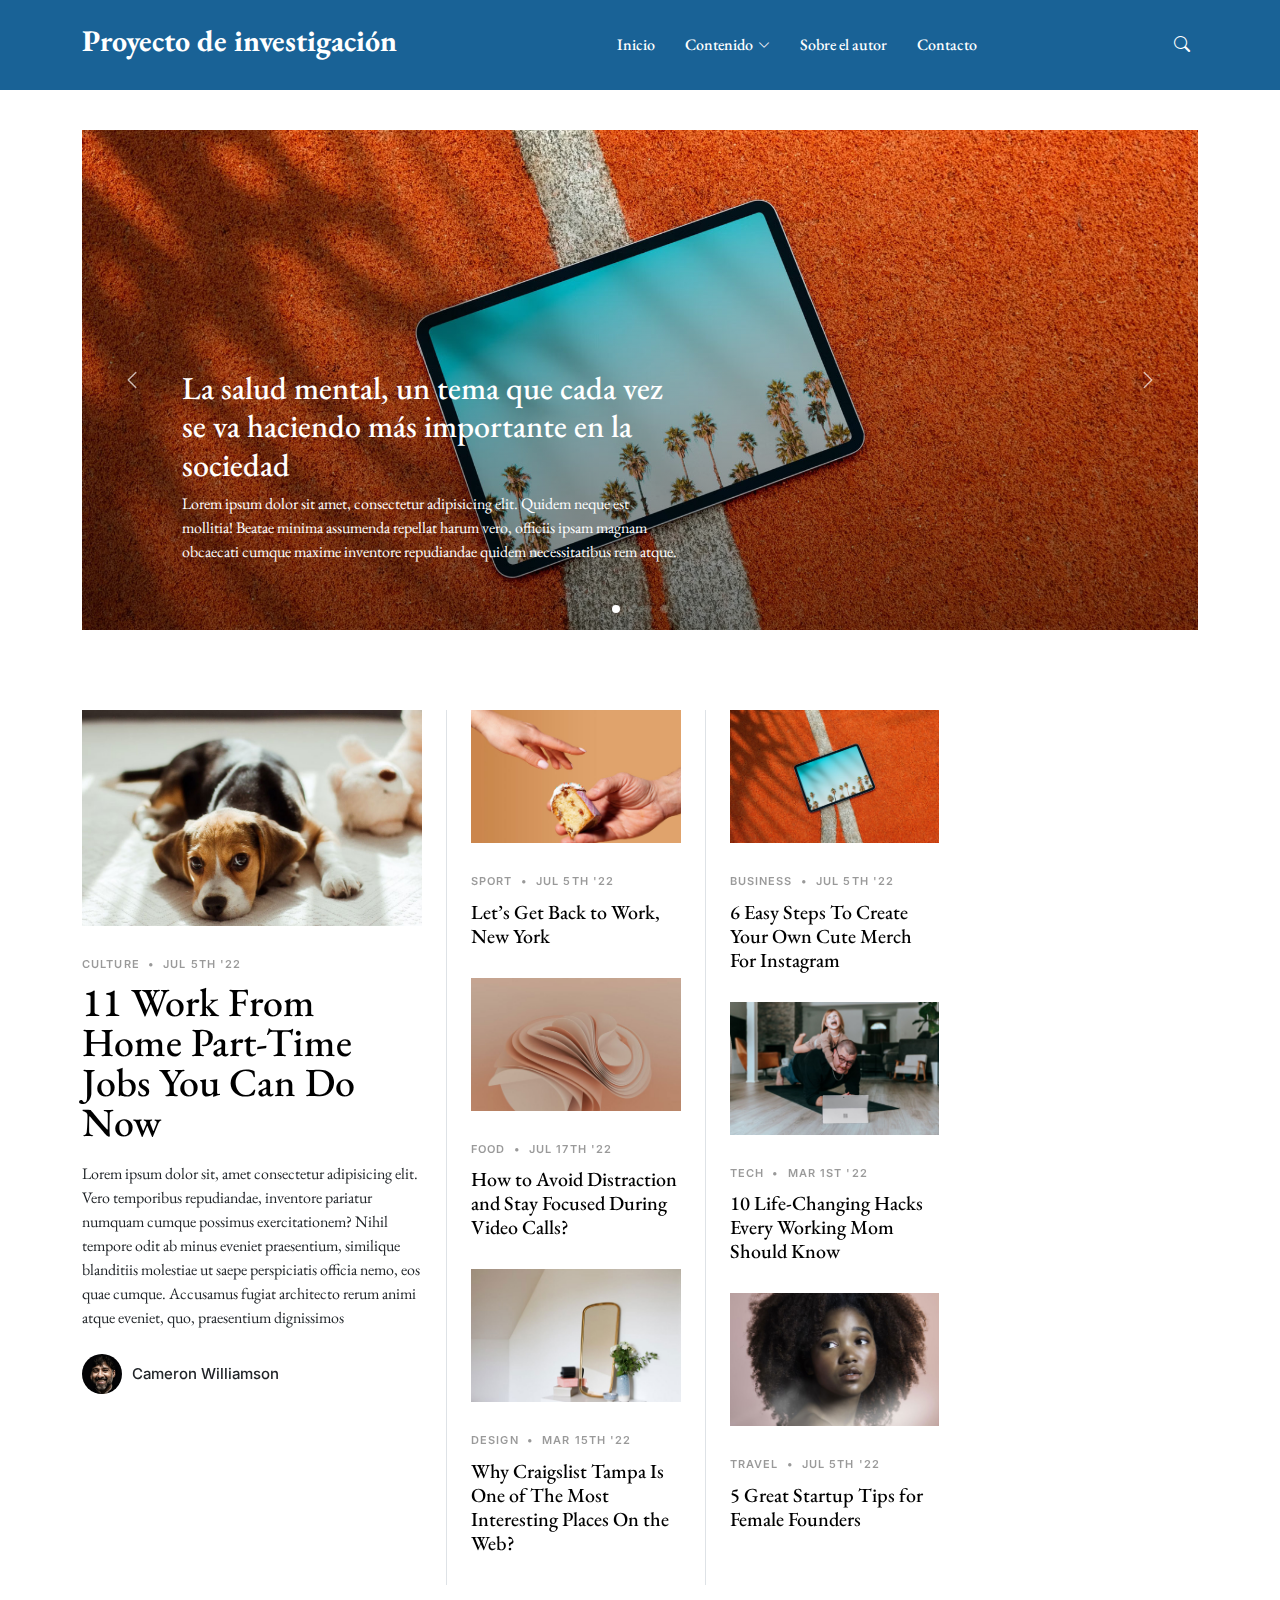
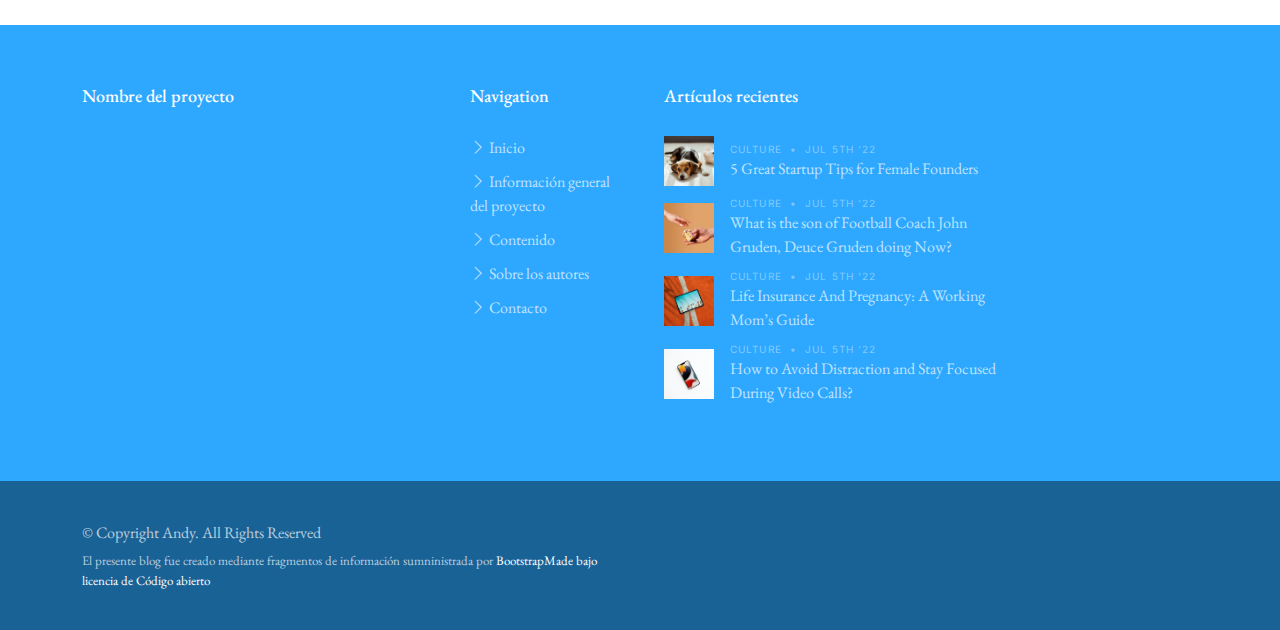
<file: index.html>
<!DOCTYPE html>
<html lang="en">

<head>
  <meta charset="utf-8">
  <meta content="width=device-width, initial-scale=1.0" name="viewport">

  <title>Salud mental</title>
  <meta content="" name="description">
  <meta content="" name="keywords">

  <!-- Favicons -->
  <link href="assets/img/favicon.png" rel="icon">
  <link href="assets/img/apple-touch-icon.png" rel="apple-touch-icon">

  <!-- Google Fonts -->
  <link rel="preconnect" href="https://fonts.googleapis.com">
  <link rel="preconnect" href="https://fonts.gstatic.com" crossorigin>
  <link href="https://fonts.googleapis.com/css2?family=EB+Garamond:wght@400;500&family=Inter:wght@400;500&family=Playfair+Display:ital,wght@0,400;0,700;1,400;1,700&display=swap" rel="stylesheet">

  <!-- Vendor CSS Files -->
  <link href="assets/vendor/bootstrap/css/bootstrap.min.css" rel="stylesheet">
  <link href="assets/vendor/bootstrap-icons/bootstrap-icons.css" rel="stylesheet">
  <link href="assets/vendor/swiper/swiper-bundle.min.css" rel="stylesheet">
  <link href="assets/vendor/glightbox/css/glightbox.min.css" rel="stylesheet">
  <link href="assets/vendor/aos/aos.css" rel="stylesheet">

  <!-- Template Main CSS Files -->
  <link href="assets/css/variables.css" rel="stylesheet">
  <link href="assets/css/main.css" rel="stylesheet">

  <!-- =======================================================
  * Template Name: ZenBlog - v1.2.1
  * Template URL: https://bootstrapmade.com/zenblog-bootstrap-blog-template/
  * Author: BootstrapMade.com
  * License: https:///bootstrapmade.com/license/
  ======================================================== -->
</head>

<body>

  <!-- ======= Header ======= -->
  <header id="header" class="header d-flex align-items-center fixed-top">
    <div class="container-fluid container-xl d-flex align-items-center justify-content-between">

      <a href="index.html" class="logo d-flex align-items-center">
        <!-- Uncomment the line below if you also wish to use an image logo -->
        <!-- <img src="assets/img/logo.png" alt=""> -->
        <h1>Proyecto de investigación</h1>
      </a>

      <nav id="navbar" class="navbar">
        <ul>
          <li><a href="index.html">Inicio</a></li>
         <!-- <li><a href="single-post.html">Información general del proyecto</a></li>-->
          <li class="dropdown"><a href="category.html"><span>Contenido </span> <i class="bi bi-chevron-down dropdown-indicator"></i></a>
            <ul>
              
              <li><a href="#">Drop Down 1</a></li>
              <li class="dropdown"><a href="#"><span>Deep Drop Down</span> <i class="bi bi-chevron-down dropdown-indicator"></i></a>
                <ul>
                  <li><a href="#">Deep Drop Down 1</a></li>
                  <li><a href="#">Deep Drop Down 2</a></li>
                  <li><a href="#">Deep Drop Down 3</a></li>
                  <li><a href="#">Deep Drop Down 4</a></li>
                  <li><a href="#">Deep Drop Down 5</a></li>
                </ul>
              </li>
              <li><a href="#">Drop Down 2</a></li>
              <li><a href="#">Drop Down 3</a></li>
              <li><a href="#">Drop Down 4</a></li>
            </ul>
          </li>

          <li><a href="about.html">Sobre el autor</a></li>
          <li><a href="contact.html">Contacto</a></li>
        </ul>
      </nav><!-- .navbar -->

      <div class="position-relative">
      

        <a href="#" class="mx-2 js-search-open"><span class="bi-search"></span></a>
        <i class="bi bi-list mobile-nav-toggle"></i>

        <!-- ======= Search Form ======= -->
        <div class="search-form-wrap js-search-form-wrap">
          <form action="search-result.html" class="search-form">
            <span class="icon bi-search"></span>
            <input type="text" placeholder="Search" class="form-control">
            <button class="btn js-search-close"><span class="bi-x"></span></button>
          </form>
        </div><!-- End Search Form -->

      </div>

    </div>

  </header><!-- End Header -->

  <main id="main">

    <!-- ======= Hero Slider Section ======= -->
    <section id="hero-slider" class="hero-slider">
      <div class="container-md" data-aos="fade-in">
        <div class="row">
          <div class="col-12">
            <div class="swiper sliderFeaturedPosts">
              <div class="swiper-wrapper">
                <div class="swiper-slide">
                  <a href="single-post.html" class="img-bg d-flex align-items-end" style="background-image: url('assets/img/post-slide-1.jpg');">
                    <div class="img-bg-inner">
                      <h2>La salud mental, un tema que cada vez se va haciendo más importante en la sociedad</h2>
                      <p>Lorem ipsum dolor sit amet, consectetur adipisicing elit. Quidem neque est mollitia! Beatae minima assumenda repellat harum vero, officiis ipsam magnam obcaecati cumque maxime inventore repudiandae quidem necessitatibus rem atque.</p>
                    </div>
                  </a>
                </div>

                <div class="swiper-slide">
                  <a href="single-post.html" class="img-bg d-flex align-items-end" style="background-image: url('assets/img/post-slide-2.jpg');">
                    <div class="img-bg-inner">
                      <h2>¿Te sientes agobiado, cansado y piensas que todo es rutina? ¡Cuidado, puedes estar sintiento los efectos del Burnout! </h2>
                      <p>Lorem ipsum dolor sit amet, consectetur adipisicing elit. Quidem neque est mollitia! Beatae minima assumenda repellat harum vero, officiis ipsam magnam obcaecati cumque maxime inventore repudiandae quidem necessitatibus rem atque.</p>
                    </div>
                  </a>
                </div>

                <div class="swiper-slide">
                  <a href="single-post.html" class="img-bg d-flex align-items-end" style="background-image: url('assets/img/post-slide-3.jpg');">
                    <div class="img-bg-inner">
                      <h2>Estudiantes de diversas universidades de Bogotá responden a nuestro estudio sobre salud mental</h2>
                      <p>Lorem ipsum dolor sit amet, consectetur adipisicing elit. Quidem neque est mollitia! Beatae minima assumenda repellat harum vero, officiis ipsam magnam obcaecati cumque maxime inventore repudiandae quidem necessitatibus rem atque.</p>
                    </div>
                  </a>
                </div>

                <div class="swiper-slide">
                  <a href="single-post.html" class="img-bg d-flex align-items-end" style="background-image: url('assets/img/post-slide-4.jpg');">
                    <div class="img-bg-inner">
                      <h2>La OMS sobre la salud mental</h2>
                      <p>Lorem ipsum dolor sit amet, consectetur adipisicing elit. Quidem neque est mollitia! Beatae minima assumenda repellat harum vero, officiis ipsam magnam obcaecati cumque maxime inventore repudiandae quidem necessitatibus rem atque.</p>
                    </div>
                  </a>
                </div>
              </div>
              <div class="custom-swiper-button-next">
                <span class="bi-chevron-right"></span>
              </div>
              <div class="custom-swiper-button-prev">
                <span class="bi-chevron-left"></span>
              </div>

              <div class="swiper-pagination"></div>
            </div>
          </div>
        </div>
      </div>
    </section><!-- End Hero Slider Section -->

    <!-- ======= Post Grid Section ======= -->
    <section id="posts" class="posts">
      <div class="container" data-aos="fade-up">
        <div class="row g-5">
          <div class="col-lg-4">
            <div class="post-entry-1 lg">
              <a href="single-post.html"><img src="assets/img/post-landscape-1.jpg" alt="" class="img-fluid"></a>
              <div class="post-meta"><span class="date">Culture</span> <span class="mx-1">&bullet;</span> <span>Jul 5th '22</span></div>
              <h2><a href="single-post.html">11 Work From Home Part-Time Jobs You Can Do Now</a></h2>
              <p class="mb-4 d-block">Lorem ipsum dolor sit, amet consectetur adipisicing elit. Vero temporibus repudiandae, inventore pariatur numquam cumque possimus exercitationem? Nihil tempore odit ab minus eveniet praesentium, similique blanditiis molestiae ut saepe perspiciatis officia nemo, eos quae cumque. Accusamus fugiat architecto rerum animi atque eveniet, quo, praesentium dignissimos</p>

              <div class="d-flex align-items-center author">
                <div class="photo"><img src="assets/img/person-1.jpg" alt="" class="img-fluid"></div>
                <div class="name">
                  <h3 class="m-0 p-0">Cameron Williamson</h3>
                </div>
              </div>
            </div>

          </div>

          <div class="col-lg-8">
            <div class="row g-5">
              <div class="col-lg-4 border-start custom-border">
                <div class="post-entry-1">
                  <a href="single-post.html"><img src="assets/img/post-landscape-2.jpg" alt="" class="img-fluid"></a>
                  <div class="post-meta"><span class="date">Sport</span> <span class="mx-1">&bullet;</span> <span>Jul 5th '22</span></div>
                  <h2><a href="single-post.html">Let’s Get Back to Work, New York</a></h2>
                </div>
                <div class="post-entry-1">
                  <a href="single-post.html"><img src="assets/img/post-landscape-5.jpg" alt="" class="img-fluid"></a>
                  <div class="post-meta"><span class="date">Food</span> <span class="mx-1">&bullet;</span> <span>Jul 17th '22</span></div>
                  <h2><a href="single-post.html">How to Avoid Distraction and Stay Focused During Video Calls?</a></h2>
                </div>
                <div class="post-entry-1">
                  <a href="single-post.html"><img src="assets/img/post-landscape-7.jpg" alt="" class="img-fluid"></a>
                  <div class="post-meta"><span class="date">Design</span> <span class="mx-1">&bullet;</span> <span>Mar 15th '22</span></div>
                  <h2><a href="single-post.html">Why Craigslist Tampa Is One of The Most Interesting Places On the Web?</a></h2>
                </div>
              </div>
              <div class="col-lg-4 border-start custom-border">
                <div class="post-entry-1">
                  <a href="single-post.html"><img src="assets/img/post-landscape-3.jpg" alt="" class="img-fluid"></a>
                  <div class="post-meta"><span class="date">Business</span> <span class="mx-1">&bullet;</span> <span>Jul 5th '22</span></div>
                  <h2><a href="single-post.html">6 Easy Steps To Create Your Own Cute Merch For Instagram</a></h2>
                </div>
                <div class="post-entry-1">
                  <a href="single-post.html"><img src="assets/img/post-landscape-6.jpg" alt="" class="img-fluid"></a>
                  <div class="post-meta"><span class="date">Tech</span> <span class="mx-1">&bullet;</span> <span>Mar 1st '22</span></div>
                  <h2><a href="single-post.html">10 Life-Changing Hacks Every Working Mom Should Know</a></h2>
                </div>
                <div class="post-entry-1">
                  <a href="single-post.html"><img src="assets/img/post-landscape-8.jpg" alt="" class="img-fluid"></a>
                  <div class="post-meta"><span class="date">Travel</span> <span class="mx-1">&bullet;</span> <span>Jul 5th '22</span></div>
                  <h2><a href="single-post.html">5 Great Startup Tips for Female Founders</a></h2>
                </div>
              </div>
<!-- Trending section

           
              <div class="col-lg-4">

                <div class="trending">
                  <h3>Trending</h3>
                  <ul class="trending-post">
                    <li>
                      <a href="single-post.html">
                        <span class="number">1</span>
                        <h3>The Best Homemade Masks for Face (keep the Pimples Away)</h3>
                        <span class="author">Jane Cooper</span>
                      </a>
                    </li>
                    <li>
                      <a href="single-post.html">
                        <span class="number">2</span>
                        <h3>17 Pictures of Medium Length Hair in Layers That Will Inspire Your New Haircut</h3>
                        <span class="author">Wade Warren</span>
                      </a>
                    </li>
                    <li>
                      <a href="single-post.html">
                        <span class="number">3</span>
                        <h3>13 Amazing Poems from Shel Silverstein with Valuable Life Lessons</h3>
                        <span class="author">Esther Howard</span>
                      </a>
                    </li>
                    <li>
                      <a href="single-post.html">
                        <span class="number">4</span>
                        <h3>9 Half-up/half-down Hairstyles for Long and Medium Hair</h3>
                        <span class="author">Cameron Williamson</span>
                      </a>
                    </li>
                    <li>
                      <a href="single-post.html">
                        <span class="number">5</span>
                        <h3>Life Insurance And Pregnancy: A Working Mom’s Guide</h3>
                        <span class="author">Jenny Wilson</span>
                      </a>
                    </li>
                  </ul>
                </div>

              </div>  End Trending Section --> 
            </div>
          </div>

        </div> <!-- End .row -->
      </div>
    </section> <!-- End Post Grid Section -->

   
  </main><!-- End #main -->

  <!-- ======= Footer ======= -->
  <footer id="footer" class="footer">

    <div class="footer-content">
      <div class="container">

        <div class="row g-5">
          <div class="col-lg-4">
            <h3 class="footer-heading">Nombre del proyecto</h3>
          </div>
          <div class="col-6 col-lg-2">
            <h3 class="footer-heading">Navigation</h3>
            <ul class="footer-links list-unstyled">
              <li><a href="index.html"><i class="bi bi-chevron-right"></i> Inicio</a></li>
              <li><a href="single-post.html"><i class="bi bi-chevron-right"></i> Información general del proyecto</a></li>
              <li><a href="category.html"><i class="bi bi-chevron-right"></i> Contenido</a></li>
              <li><a href="about.html"><i class="bi bi-chevron-right"></i> Sobre los autores</a></li>
              <li><a href="contact.html"><i class="bi bi-chevron-right"></i> Contacto</a></li>
            </ul>
          </div>

          <div class="col-lg-4">
            <h3 class="footer-heading">Artículos recientes</h3>

            <ul class="footer-links footer-blog-entry list-unstyled">
              <li>
                <a href="single-post.html" class="d-flex align-items-center">
                  <img src="assets/img/post-sq-1.jpg" alt="" class="img-fluid me-3">
                  <div>
                    <div class="post-meta d-block"><span class="date">Culture</span> <span class="mx-1">&bullet;</span> <span>Jul 5th '22</span></div>
                    <span>5 Great Startup Tips for Female Founders</span>
                  </div>
                </a>
              </li>

              <li>
                <a href="single-post.html" class="d-flex align-items-center">
                  <img src="assets/img/post-sq-2.jpg" alt="" class="img-fluid me-3">
                  <div>
                    <div class="post-meta d-block"><span class="date">Culture</span> <span class="mx-1">&bullet;</span> <span>Jul 5th '22</span></div>
                    <span>What is the son of Football Coach John Gruden, Deuce Gruden doing Now?</span>
                  </div>
                </a>
              </li>

              <li>
                <a href="single-post.html" class="d-flex align-items-center">
                  <img src="assets/img/post-sq-3.jpg" alt="" class="img-fluid me-3">
                  <div>
                    <div class="post-meta d-block"><span class="date">Culture</span> <span class="mx-1">&bullet;</span> <span>Jul 5th '22</span></div>
                    <span>Life Insurance And Pregnancy: A Working Mom’s Guide</span>
                  </div>
                </a>
              </li>

              <li>
                <a href="single-post.html" class="d-flex align-items-center">
                  <img src="assets/img/post-sq-4.jpg" alt="" class="img-fluid me-3">
                  <div>
                    <div class="post-meta d-block"><span class="date">Culture</span> <span class="mx-1">&bullet;</span> <span>Jul 5th '22</span></div>
                    <span>How to Avoid Distraction and Stay Focused During Video Calls?</span>
                  </div>
                </a>
              </li>

            </ul>

          </div>
        </div>
      </div>
    </div>

    <div class="footer-legal">
      <div class="container">

        <div class="row justify-content-between">
          <div class="col-md-6 text-center text-md-start mb-3 mb-md-0">
            <div class="copyright">
              © Copyright <strong><span>Andy</span></strong>. All Rights Reserved
            </div>

            <div class="credits">
              <!-- All the links in the footer should remain intact. -->
              <!-- You can delete the links only if you purchased the pro version. -->
              <!-- Licensing information: https://bootstrapmade.com/license/ -->
              <!-- Purchase the pro version with working PHP/AJAX contact form: https://bootstrapmade.com/herobiz-bootstrap-business-template/ -->
              El presente blog fue creado mediante fragmentos de información sumninistrada por <a href="https://bootstrapmade.com/">BootstrapMade bajo licencia de Código abierto
            </div>

          </div>
<!--
          <div class="col-md-6">
            <div class="social-links mb-3 mb-lg-0 text-center text-md-end">
              <a href="#" class="twitter"><i class="bi bi-twitter"></i></a>
              <a href="#" class="facebook"><i class="bi bi-facebook"></i></a>
              <a href="#" class="instagram"><i class="bi bi-instagram"></i></a>
              <a href="#" class="google-plus"><i class="bi bi-skype"></i></a>
              <a href="#" class="linkedin"><i class="bi bi-linkedin"></i></a>
            </div>
-->
          </div>

        </div>

      </div>
    </div>

  </footer>

  <a href="#" class="scroll-top d-flex align-items-center justify-content-center"><i class="bi bi-arrow-up-short"></i></a>

  <!-- Vendor JS Files -->
  <script src="assets/vendor/bootstrap/js/bootstrap.bundle.min.js"></script>
  <script src="assets/vendor/swiper/swiper-bundle.min.js"></script>
  <script src="assets/vendor/glightbox/js/glightbox.min.js"></script>
  <script src="assets/vendor/aos/aos.js"></script>
  <script src="assets/vendor/php-email-form/validate.js"></script>

  <!-- Template Main JS File -->
  <script src="assets/js/main.js"></script>

</body>

</html>
</file>
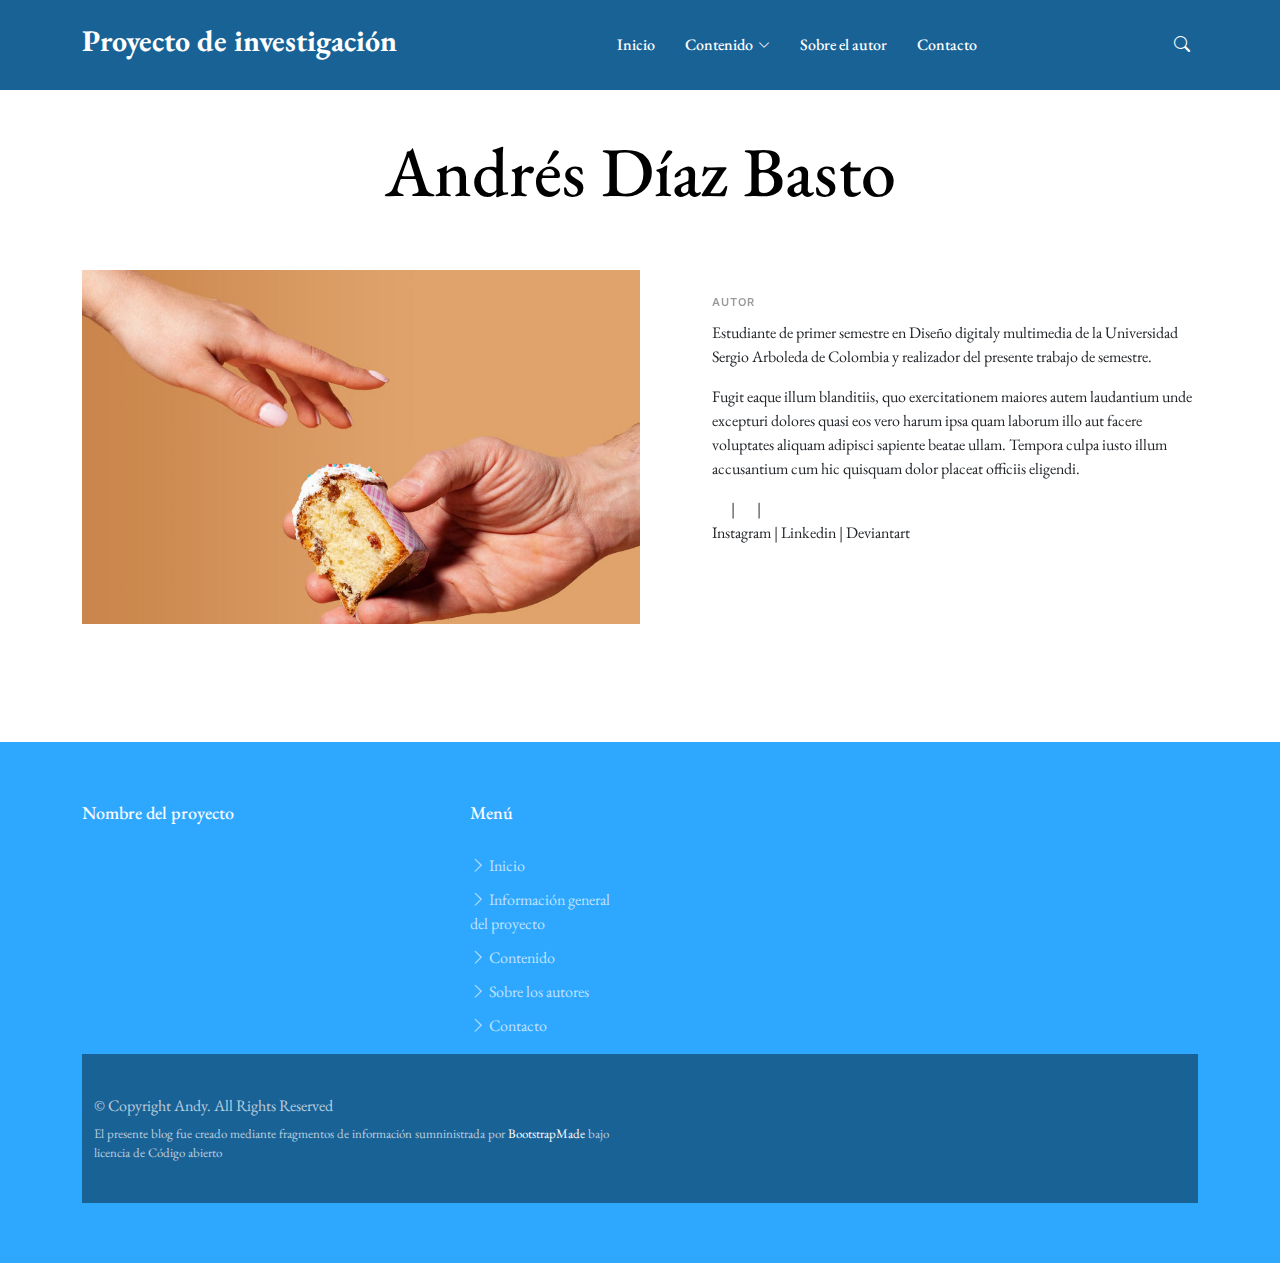
<file: about.html>
<!DOCTYPE html>
<html lang="en">

<head>
  <meta charset="utf-8">
  <meta content="width=device-width, initial-scale=1.0" name="viewport">

  <title>Sobre el autor</title>
  <meta content="" name="description">
  <meta content="" name="keywords">

  <!-- Favicons -->
  <link href="assets/img/favicon.png" rel="icon">
  <link href="assets/img/apple-touch-icon.png" rel="apple-touch-icon">

  <!-- Google Fonts -->
  <link rel="preconnect" href="https://fonts.googleapis.com">
  <link rel="preconnect" href="https://fonts.gstatic.com" crossorigin>
  <link href="https://fonts.googleapis.com/css2?family=EB+Garamond:wght@400;500&family=Inter:wght@400;500&family=Playfair+Display:ital,wght@0,400;0,700;1,400;1,700&display=swap" rel="stylesheet">

  <!-- Vendor CSS Files -->
  <link href="assets/vendor/bootstrap/css/bootstrap.min.css" rel="stylesheet">
  <link href="assets/vendor/bootstrap-icons/bootstrap-icons.css" rel="stylesheet">
  <link href="assets/vendor/swiper/swiper-bundle.min.css" rel="stylesheet">
  <link href="assets/vendor/glightbox/css/glightbox.min.css" rel="stylesheet">
  <link href="assets/vendor/aos/aos.css" rel="stylesheet">

  <!-- Template Main CSS Files -->
  <link href="assets/css/variables.css" rel="stylesheet">
  <link href="assets/css/main.css" rel="stylesheet">

  <!-- =======================================================
  * Template Name: ZenBlog - v1.2.1
  * Template URL: https://bootstrapmade.com/zenblog-bootstrap-blog-template/
  * Author: BootstrapMade.com
  * License: https:///bootstrapmade.com/license/
  ======================================================== -->
</head>

<body>

  
  <!-- ======= Header ======= -->
  <header id="header" class="header d-flex align-items-center fixed-top">
    <div class="container-fluid container-xl d-flex align-items-center justify-content-between">

      <a href="index.html" class="logo d-flex align-items-center">
        <!-- Uncomment the line below if you also wish to use an image logo -->
        <!-- <img src="assets/img/logo.png" alt=""> -->
        <h1>Proyecto de investigación</h1>
      </a>

      <nav id="navbar" class="navbar">
        <ul>
          <li><a href="index.html">Inicio</a></li>
          <!--<li><a href="single-post.html">Información general del proyecto</a></li>-->
          <li class="dropdown"><a href="category.html"><span>Contenido </span> <i class="bi bi-chevron-down dropdown-indicator"></i></a>
            <ul>
              
              <li><a href="#">Drop Down 1</a></li>
              <li class="dropdown"><a href="#"><span>Deep Drop Down</span> <i class="bi bi-chevron-down dropdown-indicator"></i></a>
                <ul>
                  <li><a href="#">Deep Drop Down 1</a></li>
                  <li><a href="#">Deep Drop Down 2</a></li>
                  <li><a href="#">Deep Drop Down 3</a></li>
                  <li><a href="#">Deep Drop Down 4</a></li>
                  <li><a href="#">Deep Drop Down 5</a></li>
                </ul>
              </li>
              <li><a href="#">Drop Down 2</a></li>
              <li><a href="#">Drop Down 3</a></li>
              <li><a href="#">Drop Down 4</a></li>
            </ul>
          </li>

          <li><a href="about.html">Sobre el autor</a></li>
          <li><a href="contact.html">Contacto</a></li>
        </ul>
      </nav><!-- .navbar -->

      <div class="position-relative">
      

        <a href="#" class="mx-2 js-search-open"><span class="bi-search"></span></a>
        <i class="bi bi-list mobile-nav-toggle"></i>

        <!-- ======= Search Form ======= -->
        <div class="search-form-wrap js-search-form-wrap">
          <form action="search-result.html" class="search-form">
            <span class="icon bi-search"></span>
            <input type="text" placeholder="Search" class="form-control">
            <button class="btn js-search-close"><span class="bi-x"></span></button>
          </form>
        </div><!-- End Search Form -->

      </div>

    </div>

  </header><!-- End Header -->

  <main id="main">
    <section>
      <div class="container" data-aos="fade-up">
        <div class="row">
          <div class="col-lg-12 text-center mb-5">
            <h1 class="page-title">Andrés Díaz Basto</h1>
          </div>
        </div>

        <div class="row mb-5">

          <div class="d-md-flex post-entry-2 half">
            <a href="#" class="me-4 thumbnail">
              <img src="assets/img/post-landscape-2.jpg" alt="" class="img-fluid">
            </a>
            <div class="ps-md-5 mt-4 mt-md-0">
              <div class="post-meta mt-4">Autor</div>

              <p>Estudiante de primer semestre en Diseño digitaly multimedia de la Universidad Sergio Arboleda de Colombia y realizador del presente trabajo de semestre. </p>
              <p>Fugit eaque illum blanditiis, quo exercitationem maiores autem laudantium unde excepturi dolores quasi eos vero harum ipsa quam laborum illo aut facere voluptates aliquam adipisci sapiente beatae ullam. Tempora culpa iusto illum accusantium cum hic quisquam dolor placeat officiis eligendi.</p>
              <span class="icons"><a href="#" class="instagram"><i class="bi bi-instagram"></i></a> |  <a href="#" class="linkedin"><i class="bi bi-linkedin"></i></a> | <a href="#" class="brush"><i class="bi bi-brush"></i></a></span>
          
         <br>
              <span>Instagram | Linkedin | Deviantart</span>

            </div>
          </div>


  </main><!-- End #main -->

  <!-- ======= Footer ======= -->
  <footer id="footer" class="footer">

    <div class="footer-content">
      <div class="container">

        <div class="row g-5">
          <div class="col-lg-4">
            <h3 class="footer-heading">Nombre del proyecto</h3>
          </div>
          <div class="col-6 col-lg-2">
            <h3 class="footer-heading">Menú</h3>
            <ul class="footer-links list-unstyled">
              <li><a href="index.html"><i class="bi bi-chevron-right"></i> Inicio</a></li>
              <li><a href="single-post.html"><i class="bi bi-chevron-right"></i> Información general del proyecto</a></li>
              <li><a href="category.html"><i class="bi bi-chevron-right"></i> Contenido</a></li>
              <li><a href="about.html"><i class="bi bi-chevron-right"></i> Sobre los autores</a></li>
              <li><a href="contact.html"><i class="bi bi-chevron-right"></i> Contacto</a></li>
            </ul>
          </div>

         
    </div>

    <div class="footer-legal">
      <div class="container">

        <div class="row justify-content-between">
          <div class="col-md-6 text-center text-md-start mb-3 mb-md-0">
            <div class="copyright">
              © Copyright <strong><span>Andy</span></strong>. All Rights Reserved
            </div>

            <div class="credits">
              <!-- All the links in the footer should remain intact. -->
              <!-- You can delete the links only if you purchased the pro version. -->
              <!-- Licensing information: https://bootstrapmade.com/license/ -->
              <!-- Purchase the pro version with working PHP/AJAX contact form: https://bootstrapmade.com/herobiz-bootstrap-business-template/ -->
              El presente blog fue creado mediante fragmentos de información sumninistrada por <a href="https://bootstrapmade.com/">BootstrapMade</a> bajo licencia de Código abierto
            </div>

          </div>
<!--
          <div class="col-md-6">
            <div class="social-links mb-3 mb-lg-0 text-center text-md-end">
              <a href="#" class="twitter"><i class="bi bi-twitter"></i></a>
              <a href="#" class="facebook"><i class="bi bi-facebook"></i></a>
              <a href="#" class="instagram"><i class="bi bi-instagram"></i></a>
              <a href="#" class="google-plus"><i class="bi bi-skype"></i></a>
              <a href="#" class="linkedin"><i class="bi bi-linkedin"></i></a>
            </div>
-->
          </div>

        </div>

      </div>
    </div>

  </footer>

  <a href="#" class="scroll-top d-flex align-items-center justify-content-center"><i class="bi bi-arrow-up-short"></i></a>

  <!-- Vendor JS Files -->
  <script src="assets/vendor/bootstrap/js/bootstrap.bundle.min.js"></script>
  <script src="assets/vendor/swiper/swiper-bundle.min.js"></script>
  <script src="assets/vendor/glightbox/js/glightbox.min.js"></script>
  <script src="assets/vendor/aos/aos.js"></script>
  <script src="assets/vendor/php-email-form/validate.js"></script>

  <!-- Template Main JS File -->
  <script src="assets/js/main.js"></script>

</body>

</html>
</file>
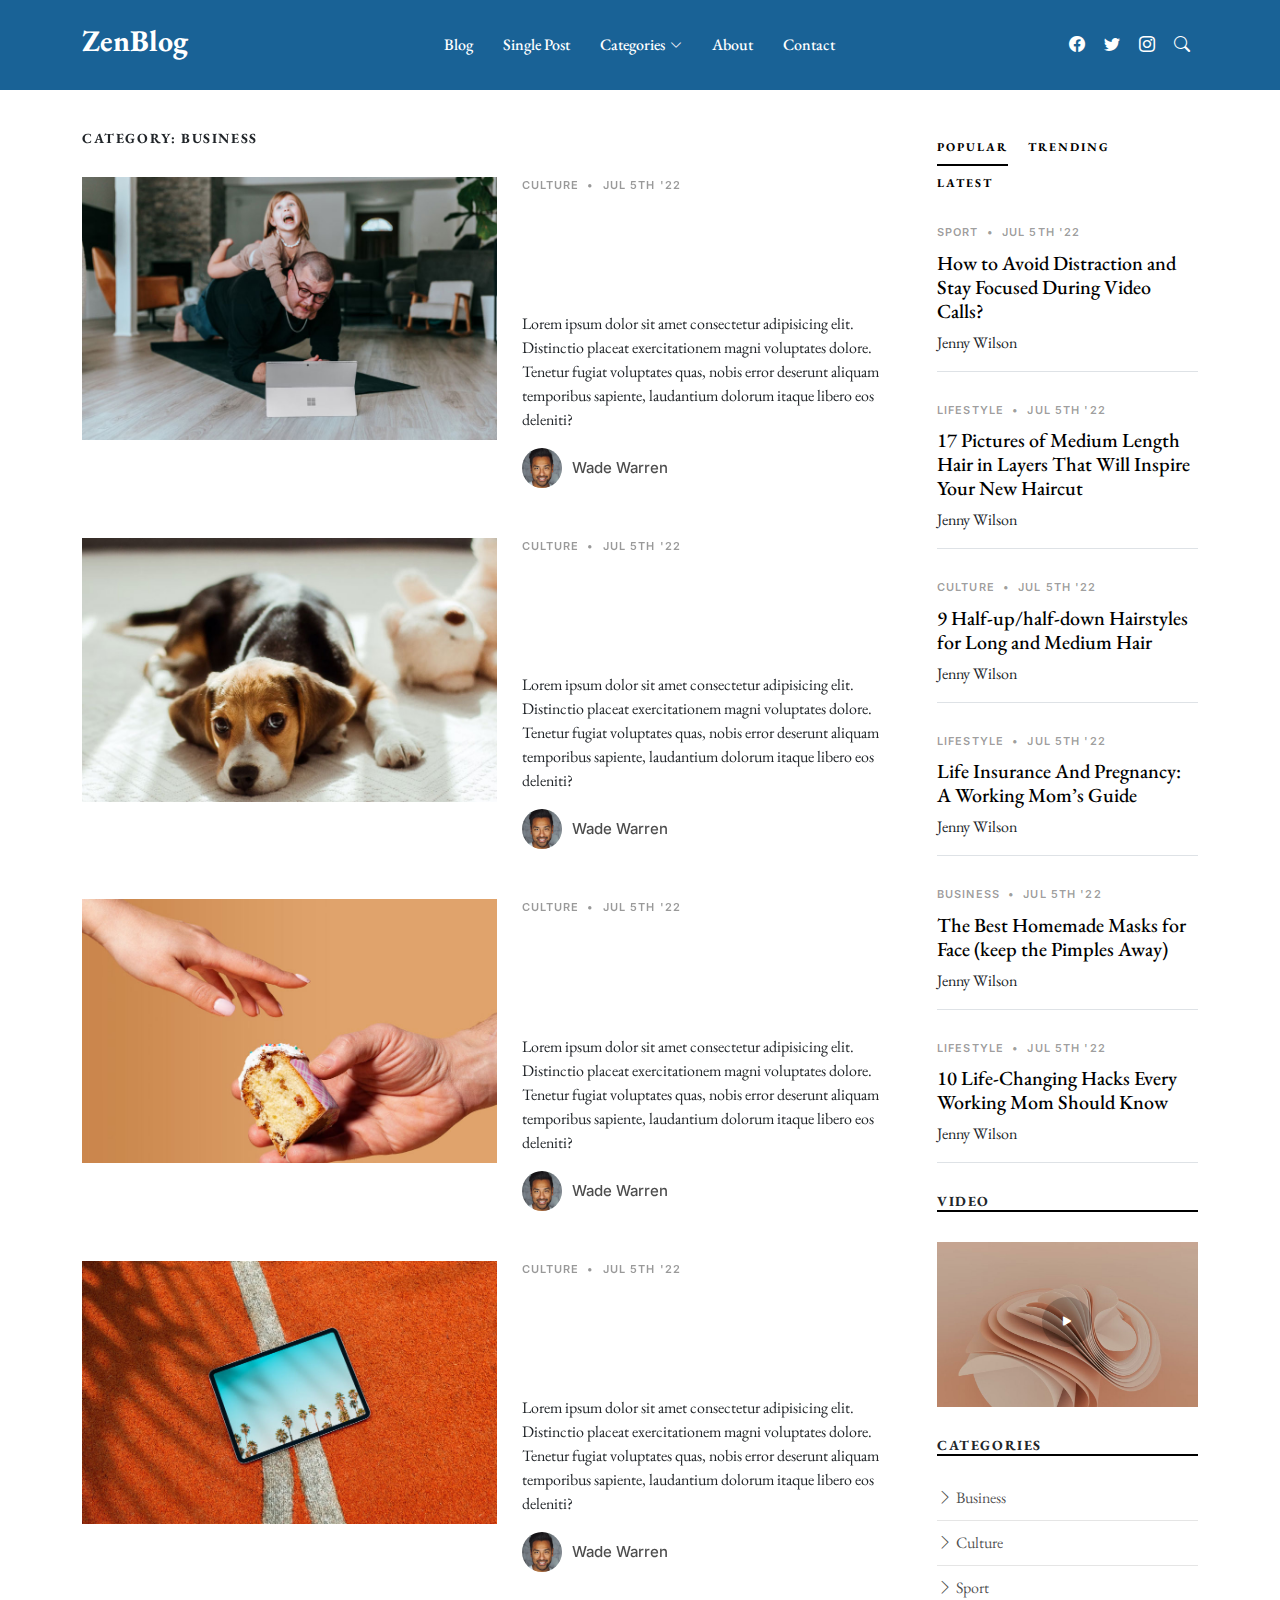
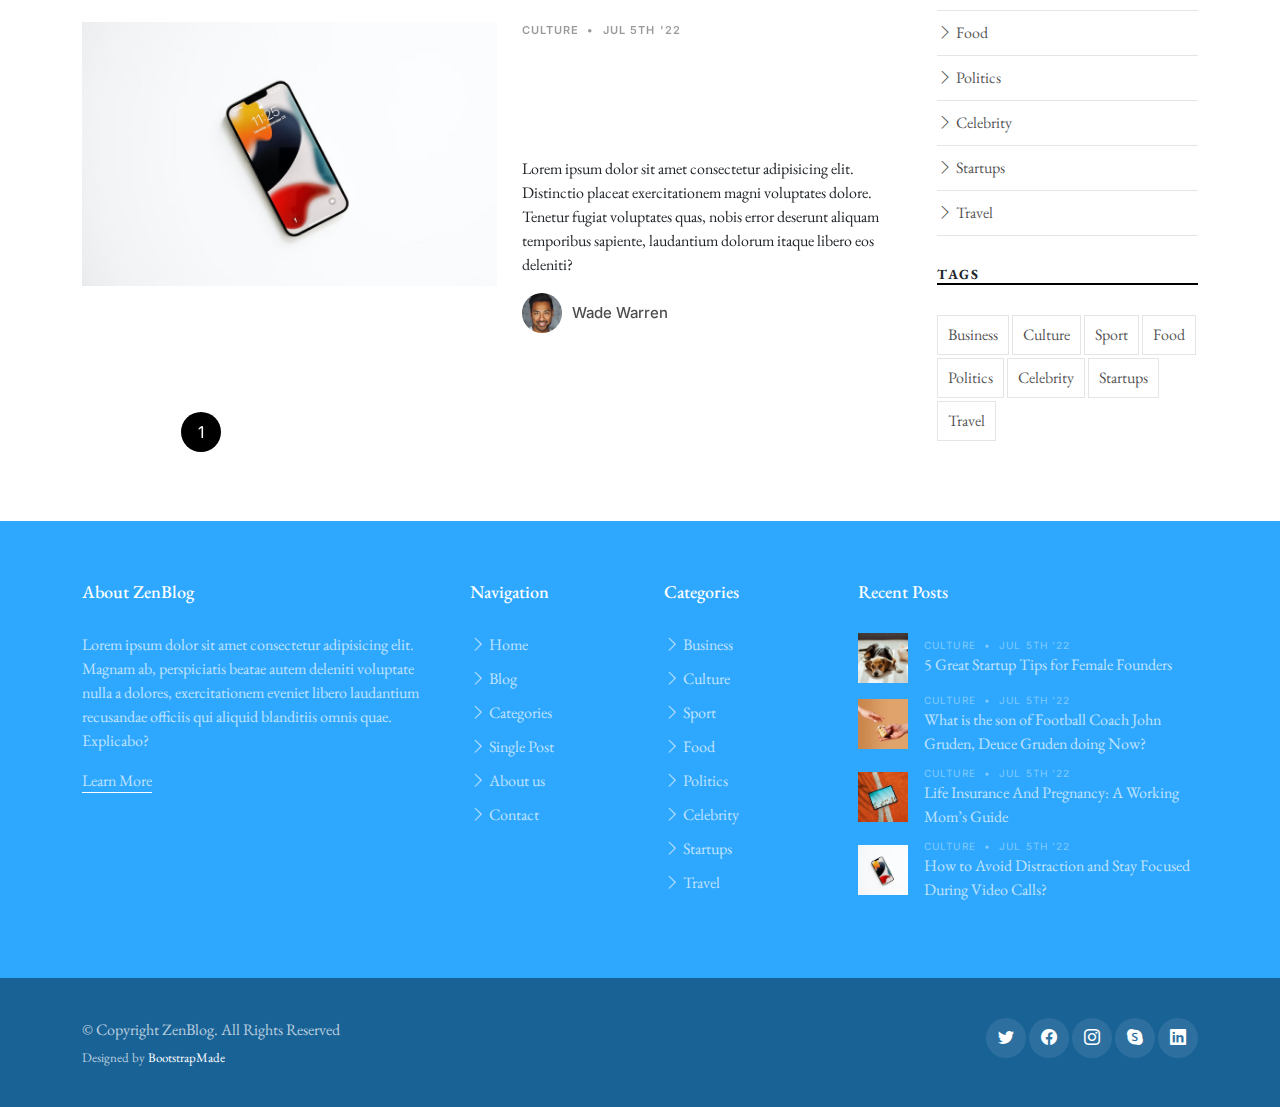
<file: category.html>
<!DOCTYPE html>
<html lang="en">

<head>
  <meta charset="utf-8">
  <meta content="width=device-width, initial-scale=1.0" name="viewport">

  <title>ZenBlog Bootstrap Template - Category</title>
  <meta content="" name="description">
  <meta content="" name="keywords">

  <!-- Favicons -->
  <link href="assets/img/favicon.png" rel="icon">
  <link href="assets/img/apple-touch-icon.png" rel="apple-touch-icon">

  <!-- Google Fonts -->
  <link rel="preconnect" href="https://fonts.googleapis.com">
  <link rel="preconnect" href="https://fonts.gstatic.com" crossorigin>
  <link href="https://fonts.googleapis.com/css2?family=EB+Garamond:wght@400;500&family=Inter:wght@400;500&family=Playfair+Display:ital,wght@0,400;0,700;1,400;1,700&display=swap" rel="stylesheet">

  <!-- Vendor CSS Files -->
  <link href="assets/vendor/bootstrap/css/bootstrap.min.css" rel="stylesheet">
  <link href="assets/vendor/bootstrap-icons/bootstrap-icons.css" rel="stylesheet">
  <link href="assets/vendor/swiper/swiper-bundle.min.css" rel="stylesheet">
  <link href="assets/vendor/glightbox/css/glightbox.min.css" rel="stylesheet">
  <link href="assets/vendor/aos/aos.css" rel="stylesheet">

  <!-- Template Main CSS Files -->
  <link href="assets/css/variables.css" rel="stylesheet">
  <link href="assets/css/main.css" rel="stylesheet">

  <!-- =======================================================
  * Template Name: ZenBlog - v1.2.1
  * Template URL: https://bootstrapmade.com/zenblog-bootstrap-blog-template/
  * Author: BootstrapMade.com
  * License: https:///bootstrapmade.com/license/
  ======================================================== -->
</head>

<body>

  <!-- ======= Header ======= -->
  <header id="header" class="header d-flex align-items-center fixed-top">
    <div class="container-fluid container-xl d-flex align-items-center justify-content-between">

      <a href="index.html" class="logo d-flex align-items-center">
        <!-- Uncomment the line below if you also wish to use an image logo -->
        <!-- <img src="assets/img/logo.png" alt=""> -->
        <h1>ZenBlog</h1>
      </a>

      <nav id="navbar" class="navbar">
        <ul>
          <li><a href="index.html">Blog</a></li>
          <li><a href="single-post.html">Single Post</a></li>
          <li class="dropdown"><a href="category.html"><span>Categories</span> <i class="bi bi-chevron-down dropdown-indicator"></i></a>
            <ul>
              <li><a href="search-result.html">Search Result</a></li>
              <li><a href="#">Drop Down 1</a></li>
              <li class="dropdown"><a href="#"><span>Deep Drop Down</span> <i class="bi bi-chevron-down dropdown-indicator"></i></a>
                <ul>
                  <li><a href="#">Deep Drop Down 1</a></li>
                  <li><a href="#">Deep Drop Down 2</a></li>
                  <li><a href="#">Deep Drop Down 3</a></li>
                  <li><a href="#">Deep Drop Down 4</a></li>
                  <li><a href="#">Deep Drop Down 5</a></li>
                </ul>
              </li>
              <li><a href="#">Drop Down 2</a></li>
              <li><a href="#">Drop Down 3</a></li>
              <li><a href="#">Drop Down 4</a></li>
            </ul>
          </li>

          <li><a href="about.html">About</a></li>
          <li><a href="contact.html">Contact</a></li>
        </ul>
      </nav><!-- .navbar -->

      <div class="position-relative">
        <a href="#" class="mx-2"><span class="bi-facebook"></span></a>
        <a href="#" class="mx-2"><span class="bi-twitter"></span></a>
        <a href="#" class="mx-2"><span class="bi-instagram"></span></a>

        <a href="#" class="mx-2 js-search-open"><span class="bi-search"></span></a>
        <i class="bi bi-list mobile-nav-toggle"></i>

        <!-- ======= Search Form ======= -->
        <div class="search-form-wrap js-search-form-wrap">
          <form action="search-result.html" class="search-form">
            <span class="icon bi-search"></span>
            <input type="text" placeholder="Search" class="form-control">
            <button class="btn js-search-close"><span class="bi-x"></span></button>
          </form>
        </div><!-- End Search Form -->

      </div>

    </div>

  </header><!-- End Header -->

  <main id="main">
    <section>
      <div class="container">
        <div class="row">

          <div class="col-md-9" data-aos="fade-up">
            <h3 class="category-title">Category: Business</h3>

            <div class="d-md-flex post-entry-2 half">
              <a href="single-post.html" class="me-4 thumbnail">
                <img src="assets/img/post-landscape-6.jpg" alt="" class="img-fluid">
              </a>
              <div>
                <div class="post-meta"><span class="date">Culture</span> <span class="mx-1">&bullet;</span> <span>Jul 5th '22</span></div>
                <h3><a href="single-post.html">What is the son of Football Coach John Gruden, Deuce Gruden doing Now?</a></h3>
                <p>Lorem ipsum dolor sit amet consectetur adipisicing elit. Distinctio placeat exercitationem magni voluptates dolore. Tenetur fugiat voluptates quas, nobis error deserunt aliquam temporibus sapiente, laudantium dolorum itaque libero eos deleniti?</p>
                <div class="d-flex align-items-center author">
                  <div class="photo"><img src="assets/img/person-2.jpg" alt="" class="img-fluid"></div>
                  <div class="name">
                    <h3 class="m-0 p-0">Wade Warren</h3>
                  </div>
                </div>
              </div>
            </div>

            <div class="d-md-flex post-entry-2 half">
              <a href="single-post.html" class="me-4 thumbnail">
                <img src="assets/img/post-landscape-1.jpg" alt="" class="img-fluid">
              </a>
              <div>
                <div class="post-meta"><span class="date">Culture</span> <span class="mx-1">&bullet;</span> <span>Jul 5th '22</span></div>
                <h3><a href="single-post.html">What is the son of Football Coach John Gruden, Deuce Gruden doing Now?</a></h3>
                <p>Lorem ipsum dolor sit amet consectetur adipisicing elit. Distinctio placeat exercitationem magni voluptates dolore. Tenetur fugiat voluptates quas, nobis error deserunt aliquam temporibus sapiente, laudantium dolorum itaque libero eos deleniti?</p>
                <div class="d-flex align-items-center author">
                  <div class="photo"><img src="assets/img/person-2.jpg" alt="" class="img-fluid"></div>
                  <div class="name">
                    <h3 class="m-0 p-0">Wade Warren</h3>
                  </div>
                </div>
              </div>
            </div>

            <div class="d-md-flex post-entry-2 half">
              <a href="single-post.html" class="me-4 thumbnail">
                <img src="assets/img/post-landscape-2.jpg" alt="" class="img-fluid">
              </a>
              <div>
                <div class="post-meta"><span class="date">Culture</span> <span class="mx-1">&bullet;</span> <span>Jul 5th '22</span></div>
                <h3><a href="single-post.html">What is the son of Football Coach John Gruden, Deuce Gruden doing Now?</a></h3>
                <p>Lorem ipsum dolor sit amet consectetur adipisicing elit. Distinctio placeat exercitationem magni voluptates dolore. Tenetur fugiat voluptates quas, nobis error deserunt aliquam temporibus sapiente, laudantium dolorum itaque libero eos deleniti?</p>
                <div class="d-flex align-items-center author">
                  <div class="photo"><img src="assets/img/person-2.jpg" alt="" class="img-fluid"></div>
                  <div class="name">
                    <h3 class="m-0 p-0">Wade Warren</h3>
                  </div>
                </div>
              </div>
            </div>

            <div class="d-md-flex post-entry-2 half">
              <a href="single-post.html" class="me-4 thumbnail">
                <img src="assets/img/post-landscape-3.jpg" alt="" class="img-fluid">
              </a>
              <div>
                <div class="post-meta"><span class="date">Culture</span> <span class="mx-1">&bullet;</span> <span>Jul 5th '22</span></div>
                <h3><a href="single-post.html">What is the son of Football Coach John Gruden, Deuce Gruden doing Now?</a></h3>
                <p>Lorem ipsum dolor sit amet consectetur adipisicing elit. Distinctio placeat exercitationem magni voluptates dolore. Tenetur fugiat voluptates quas, nobis error deserunt aliquam temporibus sapiente, laudantium dolorum itaque libero eos deleniti?</p>
                <div class="d-flex align-items-center author">
                  <div class="photo"><img src="assets/img/person-2.jpg" alt="" class="img-fluid"></div>
                  <div class="name">
                    <h3 class="m-0 p-0">Wade Warren</h3>
                  </div>
                </div>
              </div>
            </div>

            <div class="d-md-flex post-entry-2 half">
              <a href="single-post.html" class="me-4 thumbnail">
                <img src="assets/img/post-landscape-4.jpg" alt="" class="img-fluid">
              </a>
              <div>
                <div class="post-meta"><span class="date">Culture</span> <span class="mx-1">&bullet;</span> <span>Jul 5th '22</span></div>
                <h3><a href="single-post.html">What is the son of Football Coach John Gruden, Deuce Gruden doing Now?</a></h3>
                <p>Lorem ipsum dolor sit amet consectetur adipisicing elit. Distinctio placeat exercitationem magni voluptates dolore. Tenetur fugiat voluptates quas, nobis error deserunt aliquam temporibus sapiente, laudantium dolorum itaque libero eos deleniti?</p>
                <div class="d-flex align-items-center author">
                  <div class="photo"><img src="assets/img/person-2.jpg" alt="" class="img-fluid"></div>
                  <div class="name">
                    <h3 class="m-0 p-0">Wade Warren</h3>
                  </div>
                </div>
              </div>
            </div>

            <div class="text-start py-4">
              <div class="custom-pagination">
                <a href="#" class="prev">Prevous</a>
                <a href="#" class="active">1</a>
                <a href="#">2</a>
                <a href="#">3</a>
                <a href="#">4</a>
                <a href="#">5</a>
                <a href="#" class="next">Next</a>
              </div>
            </div>
          </div>

          <div class="col-md-3">
            <!-- ======= Sidebar ======= -->
            <div class="aside-block">

              <ul class="nav nav-pills custom-tab-nav mb-4" id="pills-tab" role="tablist">
                <li class="nav-item" role="presentation">
                  <button class="nav-link active" id="pills-popular-tab" data-bs-toggle="pill" data-bs-target="#pills-popular" type="button" role="tab" aria-controls="pills-popular" aria-selected="true">Popular</button>
                </li>
                <li class="nav-item" role="presentation">
                  <button class="nav-link" id="pills-trending-tab" data-bs-toggle="pill" data-bs-target="#pills-trending" type="button" role="tab" aria-controls="pills-trending" aria-selected="false">Trending</button>
                </li>
                <li class="nav-item" role="presentation">
                  <button class="nav-link" id="pills-latest-tab" data-bs-toggle="pill" data-bs-target="#pills-latest" type="button" role="tab" aria-controls="pills-latest" aria-selected="false">Latest</button>
                </li>
              </ul>

              <div class="tab-content" id="pills-tabContent">

                <!-- Popular -->
                <div class="tab-pane fade show active" id="pills-popular" role="tabpanel" aria-labelledby="pills-popular-tab">
                  <div class="post-entry-1 border-bottom">
                    <div class="post-meta"><span class="date">Sport</span> <span class="mx-1">&bullet;</span> <span>Jul 5th '22</span></div>
                    <h2 class="mb-2"><a href="#">How to Avoid Distraction and Stay Focused During Video Calls?</a></h2>
                    <span class="author mb-3 d-block">Jenny Wilson</span>
                  </div>

                  <div class="post-entry-1 border-bottom">
                    <div class="post-meta"><span class="date">Lifestyle</span> <span class="mx-1">&bullet;</span> <span>Jul 5th '22</span></div>
                    <h2 class="mb-2"><a href="#">17 Pictures of Medium Length Hair in Layers That Will Inspire Your New Haircut</a></h2>
                    <span class="author mb-3 d-block">Jenny Wilson</span>
                  </div>

                  <div class="post-entry-1 border-bottom">
                    <div class="post-meta"><span class="date">Culture</span> <span class="mx-1">&bullet;</span> <span>Jul 5th '22</span></div>
                    <h2 class="mb-2"><a href="#">9 Half-up/half-down Hairstyles for Long and Medium Hair</a></h2>
                    <span class="author mb-3 d-block">Jenny Wilson</span>
                  </div>

                  <div class="post-entry-1 border-bottom">
                    <div class="post-meta"><span class="date">Lifestyle</span> <span class="mx-1">&bullet;</span> <span>Jul 5th '22</span></div>
                    <h2 class="mb-2"><a href="#">Life Insurance And Pregnancy: A Working Mom’s Guide</a></h2>
                    <span class="author mb-3 d-block">Jenny Wilson</span>
                  </div>

                  <div class="post-entry-1 border-bottom">
                    <div class="post-meta"><span class="date">Business</span> <span class="mx-1">&bullet;</span> <span>Jul 5th '22</span></div>
                    <h2 class="mb-2"><a href="#">The Best Homemade Masks for Face (keep the Pimples Away)</a></h2>
                    <span class="author mb-3 d-block">Jenny Wilson</span>
                  </div>

                  <div class="post-entry-1 border-bottom">
                    <div class="post-meta"><span class="date">Lifestyle</span> <span class="mx-1">&bullet;</span> <span>Jul 5th '22</span></div>
                    <h2 class="mb-2"><a href="#">10 Life-Changing Hacks Every Working Mom Should Know</a></h2>
                    <span class="author mb-3 d-block">Jenny Wilson</span>
                  </div>
                </div> <!-- End Popular -->

                <!-- Trending -->
                <div class="tab-pane fade" id="pills-trending" role="tabpanel" aria-labelledby="pills-trending-tab">
                  <div class="post-entry-1 border-bottom">
                    <div class="post-meta"><span class="date">Lifestyle</span> <span class="mx-1">&bullet;</span> <span>Jul 5th '22</span></div>
                    <h2 class="mb-2"><a href="#">17 Pictures of Medium Length Hair in Layers That Will Inspire Your New Haircut</a></h2>
                    <span class="author mb-3 d-block">Jenny Wilson</span>
                  </div>

                  <div class="post-entry-1 border-bottom">
                    <div class="post-meta"><span class="date">Culture</span> <span class="mx-1">&bullet;</span> <span>Jul 5th '22</span></div>
                    <h2 class="mb-2"><a href="#">9 Half-up/half-down Hairstyles for Long and Medium Hair</a></h2>
                    <span class="author mb-3 d-block">Jenny Wilson</span>
                  </div>

                  <div class="post-entry-1 border-bottom">
                    <div class="post-meta"><span class="date">Lifestyle</span> <span class="mx-1">&bullet;</span> <span>Jul 5th '22</span></div>
                    <h2 class="mb-2"><a href="#">Life Insurance And Pregnancy: A Working Mom’s Guide</a></h2>
                    <span class="author mb-3 d-block">Jenny Wilson</span>
                  </div>

                  <div class="post-entry-1 border-bottom">
                    <div class="post-meta"><span class="date">Sport</span> <span class="mx-1">&bullet;</span> <span>Jul 5th '22</span></div>
                    <h2 class="mb-2"><a href="#">How to Avoid Distraction and Stay Focused During Video Calls?</a></h2>
                    <span class="author mb-3 d-block">Jenny Wilson</span>
                  </div>
                  <div class="post-entry-1 border-bottom">
                    <div class="post-meta"><span class="date">Business</span> <span class="mx-1">&bullet;</span> <span>Jul 5th '22</span></div>
                    <h2 class="mb-2"><a href="#">The Best Homemade Masks for Face (keep the Pimples Away)</a></h2>
                    <span class="author mb-3 d-block">Jenny Wilson</span>
                  </div>

                  <div class="post-entry-1 border-bottom">
                    <div class="post-meta"><span class="date">Lifestyle</span> <span class="mx-1">&bullet;</span> <span>Jul 5th '22</span></div>
                    <h2 class="mb-2"><a href="#">10 Life-Changing Hacks Every Working Mom Should Know</a></h2>
                    <span class="author mb-3 d-block">Jenny Wilson</span>
                  </div>
                </div> <!-- End Trending -->

                <!-- Latest -->
                <div class="tab-pane fade" id="pills-latest" role="tabpanel" aria-labelledby="pills-latest-tab">
                  <div class="post-entry-1 border-bottom">
                    <div class="post-meta"><span class="date">Lifestyle</span> <span class="mx-1">&bullet;</span> <span>Jul 5th '22</span></div>
                    <h2 class="mb-2"><a href="#">Life Insurance And Pregnancy: A Working Mom’s Guide</a></h2>
                    <span class="author mb-3 d-block">Jenny Wilson</span>
                  </div>

                  <div class="post-entry-1 border-bottom">
                    <div class="post-meta"><span class="date">Business</span> <span class="mx-1">&bullet;</span> <span>Jul 5th '22</span></div>
                    <h2 class="mb-2"><a href="#">The Best Homemade Masks for Face (keep the Pimples Away)</a></h2>
                    <span class="author mb-3 d-block">Jenny Wilson</span>
                  </div>

                  <div class="post-entry-1 border-bottom">
                    <div class="post-meta"><span class="date">Lifestyle</span> <span class="mx-1">&bullet;</span> <span>Jul 5th '22</span></div>
                    <h2 class="mb-2"><a href="#">10 Life-Changing Hacks Every Working Mom Should Know</a></h2>
                    <span class="author mb-3 d-block">Jenny Wilson</span>
                  </div>

                  <div class="post-entry-1 border-bottom">
                    <div class="post-meta"><span class="date">Sport</span> <span class="mx-1">&bullet;</span> <span>Jul 5th '22</span></div>
                    <h2 class="mb-2"><a href="#">How to Avoid Distraction and Stay Focused During Video Calls?</a></h2>
                    <span class="author mb-3 d-block">Jenny Wilson</span>
                  </div>

                  <div class="post-entry-1 border-bottom">
                    <div class="post-meta"><span class="date">Lifestyle</span> <span class="mx-1">&bullet;</span> <span>Jul 5th '22</span></div>
                    <h2 class="mb-2"><a href="#">17 Pictures of Medium Length Hair in Layers That Will Inspire Your New Haircut</a></h2>
                    <span class="author mb-3 d-block">Jenny Wilson</span>
                  </div>

                  <div class="post-entry-1 border-bottom">
                    <div class="post-meta"><span class="date">Culture</span> <span class="mx-1">&bullet;</span> <span>Jul 5th '22</span></div>
                    <h2 class="mb-2"><a href="#">9 Half-up/half-down Hairstyles for Long and Medium Hair</a></h2>
                    <span class="author mb-3 d-block">Jenny Wilson</span>
                  </div>

                </div> <!-- End Latest -->

              </div>
            </div>

            <div class="aside-block">
              <h3 class="aside-title">Video</h3>
              <div class="video-post">
                <a href="https://www.youtube.com/watch?v=AiFfDjmd0jU" class="glightbox link-video">
                  <span class="bi-play-fill"></span>
                  <img src="assets/img/post-landscape-5.jpg" alt="" class="img-fluid">
                </a>
              </div>
            </div><!-- End Video -->

            <div class="aside-block">
              <h3 class="aside-title">Categories</h3>
              <ul class="aside-links list-unstyled">
                <li><a href="category.html"><i class="bi bi-chevron-right"></i> Business</a></li>
                <li><a href="category.html"><i class="bi bi-chevron-right"></i> Culture</a></li>
                <li><a href="category.html"><i class="bi bi-chevron-right"></i> Sport</a></li>
                <li><a href="category.html"><i class="bi bi-chevron-right"></i> Food</a></li>
                <li><a href="category.html"><i class="bi bi-chevron-right"></i> Politics</a></li>
                <li><a href="category.html"><i class="bi bi-chevron-right"></i> Celebrity</a></li>
                <li><a href="category.html"><i class="bi bi-chevron-right"></i> Startups</a></li>
                <li><a href="category.html"><i class="bi bi-chevron-right"></i> Travel</a></li>
              </ul>
            </div><!-- End Categories -->

            <div class="aside-block">
              <h3 class="aside-title">Tags</h3>
              <ul class="aside-tags list-unstyled">
                <li><a href="category.html">Business</a></li>
                <li><a href="category.html">Culture</a></li>
                <li><a href="category.html">Sport</a></li>
                <li><a href="category.html">Food</a></li>
                <li><a href="category.html">Politics</a></li>
                <li><a href="category.html">Celebrity</a></li>
                <li><a href="category.html">Startups</a></li>
                <li><a href="category.html">Travel</a></li>
              </ul>
            </div><!-- End Tags -->

          </div>

        </div>
      </div>
    </section>
  </main><!-- End #main -->

  <!-- ======= Footer ======= -->
  <footer id="footer" class="footer">

    <div class="footer-content">
      <div class="container">

        <div class="row g-5">
          <div class="col-lg-4">
            <h3 class="footer-heading">About ZenBlog</h3>
            <p>Lorem ipsum dolor sit amet consectetur adipisicing elit. Magnam ab, perspiciatis beatae autem deleniti voluptate nulla a dolores, exercitationem eveniet libero laudantium recusandae officiis qui aliquid blanditiis omnis quae. Explicabo?</p>
            <p><a href="about.html" class="footer-link-more">Learn More</a></p>
          </div>
          <div class="col-6 col-lg-2">
            <h3 class="footer-heading">Navigation</h3>
            <ul class="footer-links list-unstyled">
              <li><a href="index.html"><i class="bi bi-chevron-right"></i> Home</a></li>
              <li><a href="index.html"><i class="bi bi-chevron-right"></i> Blog</a></li>
              <li><a href="category.html"><i class="bi bi-chevron-right"></i> Categories</a></li>
              <li><a href="single-post.html"><i class="bi bi-chevron-right"></i> Single Post</a></li>
              <li><a href="about.html"><i class="bi bi-chevron-right"></i> About us</a></li>
              <li><a href="contact.html"><i class="bi bi-chevron-right"></i> Contact</a></li>
            </ul>
          </div>
          <div class="col-6 col-lg-2">
            <h3 class="footer-heading">Categories</h3>
            <ul class="footer-links list-unstyled">
              <li><a href="category.html"><i class="bi bi-chevron-right"></i> Business</a></li>
              <li><a href="category.html"><i class="bi bi-chevron-right"></i> Culture</a></li>
              <li><a href="category.html"><i class="bi bi-chevron-right"></i> Sport</a></li>
              <li><a href="category.html"><i class="bi bi-chevron-right"></i> Food</a></li>
              <li><a href="category.html"><i class="bi bi-chevron-right"></i> Politics</a></li>
              <li><a href="category.html"><i class="bi bi-chevron-right"></i> Celebrity</a></li>
              <li><a href="category.html"><i class="bi bi-chevron-right"></i> Startups</a></li>
              <li><a href="category.html"><i class="bi bi-chevron-right"></i> Travel</a></li>

            </ul>
          </div>

          <div class="col-lg-4">
            <h3 class="footer-heading">Recent Posts</h3>

            <ul class="footer-links footer-blog-entry list-unstyled">
              <li>
                <a href="single-post.html" class="d-flex align-items-center">
                  <img src="assets/img/post-sq-1.jpg" alt="" class="img-fluid me-3">
                  <div>
                    <div class="post-meta d-block"><span class="date">Culture</span> <span class="mx-1">&bullet;</span> <span>Jul 5th '22</span></div>
                    <span>5 Great Startup Tips for Female Founders</span>
                  </div>
                </a>
              </li>

              <li>
                <a href="single-post.html" class="d-flex align-items-center">
                  <img src="assets/img/post-sq-2.jpg" alt="" class="img-fluid me-3">
                  <div>
                    <div class="post-meta d-block"><span class="date">Culture</span> <span class="mx-1">&bullet;</span> <span>Jul 5th '22</span></div>
                    <span>What is the son of Football Coach John Gruden, Deuce Gruden doing Now?</span>
                  </div>
                </a>
              </li>

              <li>
                <a href="single-post.html" class="d-flex align-items-center">
                  <img src="assets/img/post-sq-3.jpg" alt="" class="img-fluid me-3">
                  <div>
                    <div class="post-meta d-block"><span class="date">Culture</span> <span class="mx-1">&bullet;</span> <span>Jul 5th '22</span></div>
                    <span>Life Insurance And Pregnancy: A Working Mom’s Guide</span>
                  </div>
                </a>
              </li>

              <li>
                <a href="single-post.html" class="d-flex align-items-center">
                  <img src="assets/img/post-sq-4.jpg" alt="" class="img-fluid me-3">
                  <div>
                    <div class="post-meta d-block"><span class="date">Culture</span> <span class="mx-1">&bullet;</span> <span>Jul 5th '22</span></div>
                    <span>How to Avoid Distraction and Stay Focused During Video Calls?</span>
                  </div>
                </a>
              </li>

            </ul>

          </div>
        </div>
      </div>
    </div>

    <div class="footer-legal">
      <div class="container">

        <div class="row justify-content-between">
          <div class="col-md-6 text-center text-md-start mb-3 mb-md-0">
            <div class="copyright">
              © Copyright <strong><span>ZenBlog</span></strong>. All Rights Reserved
            </div>

            <div class="credits">
              <!-- All the links in the footer should remain intact. -->
              <!-- You can delete the links only if you purchased the pro version. -->
              <!-- Licensing information: https://bootstrapmade.com/license/ -->
              <!-- Purchase the pro version with working PHP/AJAX contact form: https://bootstrapmade.com/herobiz-bootstrap-business-template/ -->
              Designed by <a href="https://bootstrapmade.com/">BootstrapMade</a>
            </div>

          </div>

          <div class="col-md-6">
            <div class="social-links mb-3 mb-lg-0 text-center text-md-end">
              <a href="#" class="twitter"><i class="bi bi-twitter"></i></a>
              <a href="#" class="facebook"><i class="bi bi-facebook"></i></a>
              <a href="#" class="instagram"><i class="bi bi-instagram"></i></a>
              <a href="#" class="google-plus"><i class="bi bi-skype"></i></a>
              <a href="#" class="linkedin"><i class="bi bi-linkedin"></i></a>
            </div>

          </div>

        </div>

      </div>
    </div>

  </footer>

  <a href="#" class="scroll-top d-flex align-items-center justify-content-center"><i class="bi bi-arrow-up-short"></i></a>

  <!-- Vendor JS Files -->
  <script src="assets/vendor/bootstrap/js/bootstrap.bundle.min.js"></script>
  <script src="assets/vendor/swiper/swiper-bundle.min.js"></script>
  <script src="assets/vendor/glightbox/js/glightbox.min.js"></script>
  <script src="assets/vendor/aos/aos.js"></script>
  <script src="assets/vendor/php-email-form/validate.js"></script>

  <!-- Template Main JS File -->
  <script src="assets/js/main.js"></script>

</body>

</html>
</file>
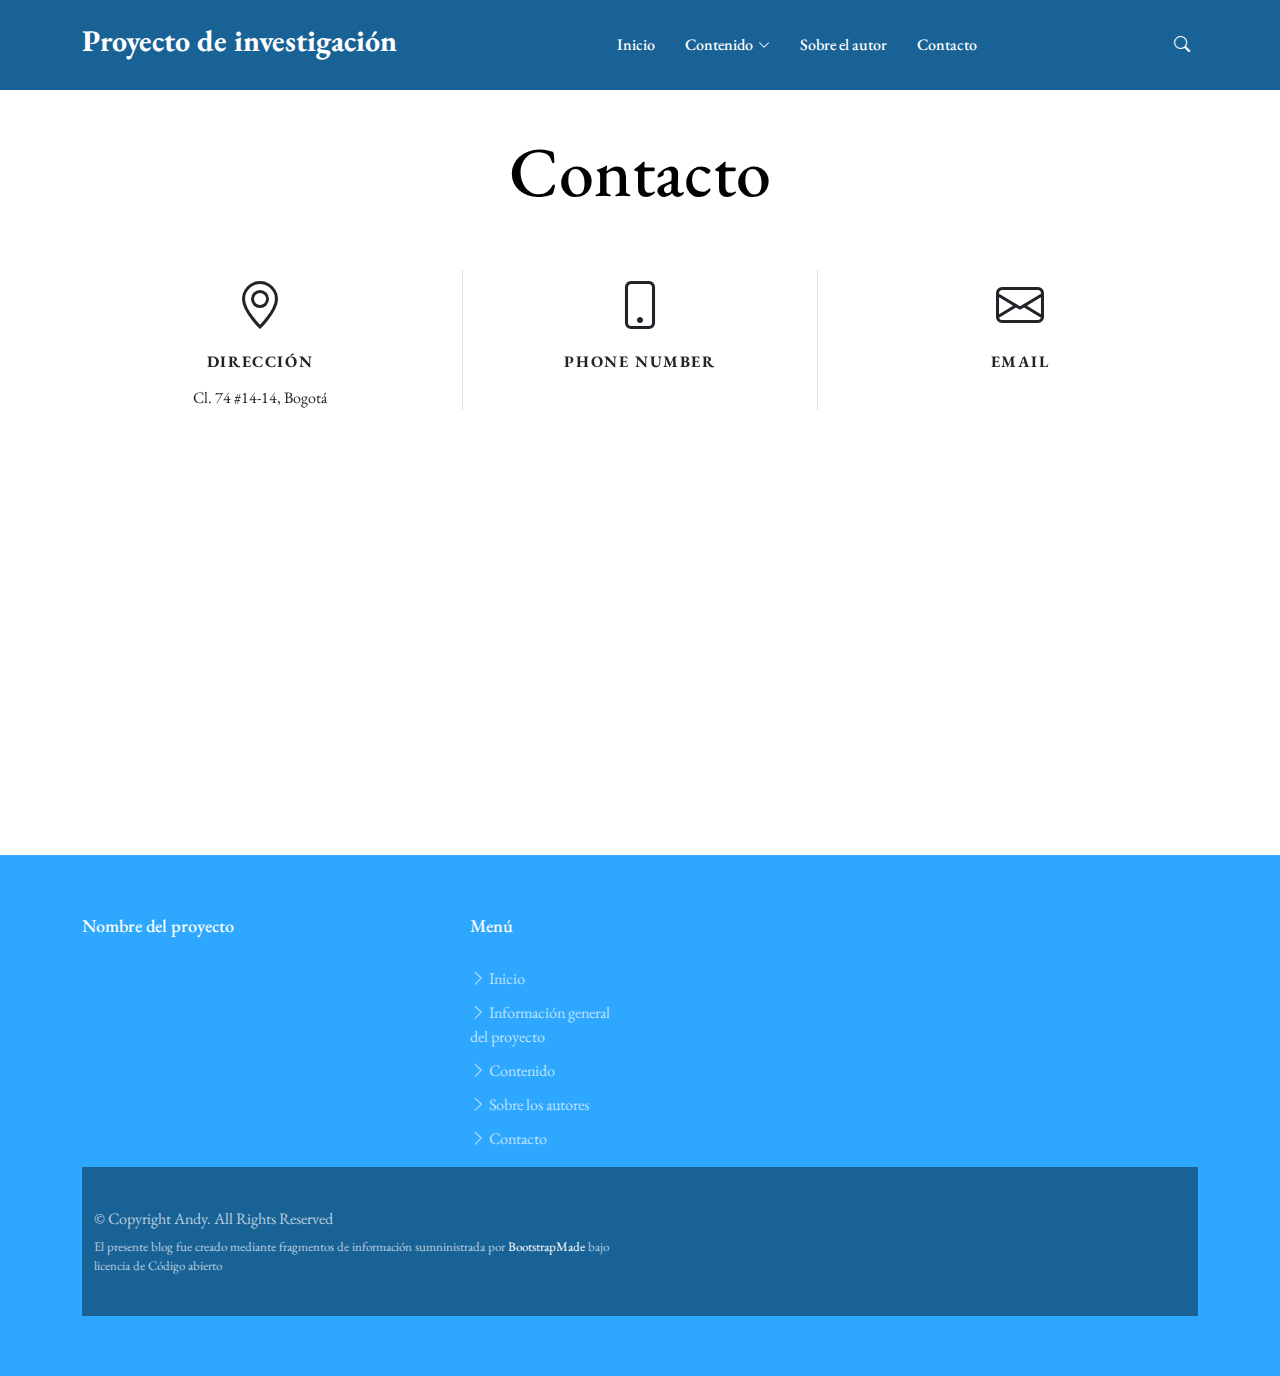
<file: contact.html>
<!DOCTYPE html>
<html lang="en">

<head>
  <meta charset="utf-8">
  <meta content="width=device-width, initial-scale=1.0" name="viewport">

  <title>Contacto</title>
  <meta content="" name="description">
  <meta content="" name="keywords">

  <!-- Favicons -->
  <link href="assets/img/favicon.png" rel="icon">
  <link href="assets/img/apple-touch-icon.png" rel="apple-touch-icon">

  <!-- Google Fonts -->
  <link rel="preconnect" href="https://fonts.googleapis.com">
  <link rel="preconnect" href="https://fonts.gstatic.com" crossorigin>
  <link href="https://fonts.googleapis.com/css2?family=EB+Garamond:wght@400;500&family=Inter:wght@400;500&family=Playfair+Display:ital,wght@0,400;0,700;1,400;1,700&display=swap" rel="stylesheet">

  <!-- Vendor CSS Files -->
  <link href="assets/vendor/bootstrap/css/bootstrap.min.css" rel="stylesheet">
  <link href="assets/vendor/bootstrap-icons/bootstrap-icons.css" rel="stylesheet">
  <link href="assets/vendor/swiper/swiper-bundle.min.css" rel="stylesheet">
  <link href="assets/vendor/glightbox/css/glightbox.min.css" rel="stylesheet">
  <link href="assets/vendor/aos/aos.css" rel="stylesheet">

  <!-- Template Main CSS Files -->
  <link href="assets/css/variables.css" rel="stylesheet">
  <link href="assets/css/main.css" rel="stylesheet">

  <!-- =======================================================
  * Template Name: ZenBlog - v1.2.1
  * Template URL: https://bootstrapmade.com/zenblog-bootstrap-blog-template/
  * Author: BootstrapMade.com
  * License: https:///bootstrapmade.com/license/
  ======================================================== -->
</head>

<body>

   
  <!-- ======= Header ======= -->
  <header id="header" class="header d-flex align-items-center fixed-top">
    <div class="container-fluid container-xl d-flex align-items-center justify-content-between">

      <a href="index.html" class="logo d-flex align-items-center">
        <!-- Uncomment the line below if you also wish to use an image logo -->
        <!-- <img src="assets/img/logo.png" alt=""> -->
        <h1>Proyecto de investigación</h1>
      </a>

      <nav id="navbar" class="navbar">
        <ul>
          <li><a href="index.html">Inicio</a></li>
          <!--<li><a href="single-post.html">Información general del proyecto</a></li>-->
          <li class="dropdown"><a href="category.html"><span>Contenido </span> <i class="bi bi-chevron-down dropdown-indicator"></i></a>
            <ul>
              
              <li><a href="#">Drop Down 1</a></li>
              <li class="dropdown"><a href="#"><span>Deep Drop Down</span> <i class="bi bi-chevron-down dropdown-indicator"></i></a>
                <ul>
                  <li><a href="#">Deep Drop Down 1</a></li>
                  <li><a href="#">Deep Drop Down 2</a></li>
                  <li><a href="#">Deep Drop Down 3</a></li>
                  <li><a href="#">Deep Drop Down 4</a></li>
                  <li><a href="#">Deep Drop Down 5</a></li>
                </ul>
              </li>
              <li><a href="#">Drop Down 2</a></li>
              <li><a href="#">Drop Down 3</a></li>
              <li><a href="#">Drop Down 4</a></li>
            </ul>
          </li>

          <li><a href="about.html">Sobre el autor</a></li>
          <li><a href="contact.html">Contacto</a></li>
        </ul>
      </nav><!-- .navbar -->

      <div class="position-relative">
      

        <a href="#" class="mx-2 js-search-open"><span class="bi-search"></span></a>
        <i class="bi bi-list mobile-nav-toggle"></i>

        <!-- ======= Search Form ======= -->
        <div class="search-form-wrap js-search-form-wrap">
          <form action="search-result.html" class="search-form">
            <span class="icon bi-search"></span>
            <input type="text" placeholder="Search" class="form-control">
            <button class="btn js-search-close"><span class="bi-x"></span></button>
          </form>
        </div><!-- End Search Form -->

      </div>

    </div>

  </header><!-- End Header -->
      </div>

    </div>

  </header><!-- End Header -->

  <main id="main">
    <section id="contact" class="contact mb-5">
      <div class="container" data-aos="fade-up">

        <div class="row">
          <div class="col-lg-12 text-center mb-5">
            <h1 class="page-title">Contacto</h1>
          </div>
        </div>

        <div class="row gy-4">

          <div class="col-md-4">
            <div class="info-item">
              <i class="bi bi-geo-alt"></i>
              <h3>Dirección</h3>
              <address>Cl. 74 #14-14, Bogotá</address>
              <iframe src="https://www.google.com/maps/embed?pb=!1m14!1m8!1m3!1d15906.499469128796!2d-74.0598329!3d4.6607956!3m2!1i1024!2i768!4f13.1!3m3!1m2!1s0x8e3f9a5bfa772cb1%3A0x750b4c3d738c208c!2sSergio%20Arboleda%20University!5e0!3m2!1sen!2sco!4v1667600483536!5m2!1sen!2sco" width="350" height="350" style="border:0;" allowfullscreen="" loading="lazy" referrerpolicy="no-referrer-when-downgrade"></iframe>
            </div>
          </div><!-- End Info Item -->

          <div class="col-md-4">
            <div class="info-item info-item-borders">
              <i class="bi bi-phone"></i>
              <h3>Phone Number</h3>
              <p><a href="tel:+57 3100000000">+57 3100000000</a></p>
            </div>
          </div><!-- End Info Item -->

          <div class="col-md-4">
            <div class="info-item">
              <i class="bi bi-envelope"></i>
              <h3>Email</h3>
              <p><a href="mailto:info@example.com">est.andres.diaz@usa.edu.co</a></p>
            </div>
          </div><!-- End Info Item -->

        </div>

      </div>
    </section>

  </main><!-- End #main -->

 
  <!-- ======= Footer ======= -->
  <footer id="footer" class="footer">

    <div class="footer-content">
      <div class="container">

        <div class="row g-5">
          <div class="col-lg-4">
            <h3 class="footer-heading">Nombre del proyecto</h3>
          </div>
          <div class="col-6 col-lg-2">
            <h3 class="footer-heading">Menú</h3>
            <ul class="footer-links list-unstyled">
              <li><a href="index.html"><i class="bi bi-chevron-right"></i> Inicio</a></li>
              <li><a href="single-post.html"><i class="bi bi-chevron-right"></i> Información general del proyecto</a></li>
              <li><a href="category.html"><i class="bi bi-chevron-right"></i> Contenido</a></li>
              <li><a href="about.html"><i class="bi bi-chevron-right"></i> Sobre los autores</a></li>
              <li><a href="contact.html"><i class="bi bi-chevron-right"></i> Contacto</a></li>
            </ul>
          </div>

         
    </div>

    <div class="footer-legal">
      <div class="container">

        <div class="row justify-content-between">
          <div class="col-md-6 text-center text-md-start mb-3 mb-md-0">
            <div class="copyright">
              © Copyright <strong><span>Andy</span></strong>. All Rights Reserved
            </div>

            <div class="credits">
              <!-- All the links in the footer should remain intact. -->
              <!-- You can delete the links only if you purchased the pro version. -->
              <!-- Licensing information: https://bootstrapmade.com/license/ -->
              <!-- Purchase the pro version with working PHP/AJAX contact form: https://bootstrapmade.com/herobiz-bootstrap-business-template/ -->
              El presente blog fue creado mediante fragmentos de información sumninistrada por <a href="https://bootstrapmade.com/">BootstrapMade</a> bajo licencia de Código abierto
            </div>

          </div>
<!--
          <div class="col-md-6">
            <div class="social-links mb-3 mb-lg-0 text-center text-md-end">
              <a href="#" class="twitter"><i class="bi bi-twitter"></i></a>
              <a href="#" class="facebook"><i class="bi bi-facebook"></i></a>
              <a href="#" class="instagram"><i class="bi bi-instagram"></i></a>
              <a href="#" class="google-plus"><i class="bi bi-skype"></i></a>
              <a href="#" class="linkedin"><i class="bi bi-linkedin"></i></a>
            </div>
-->
          </div>

        </div>

      </div>
    </div>

  </footer>

  <a href="#" class="scroll-top d-flex align-items-center justify-content-center"><i class="bi bi-arrow-up-short"></i></a>

  <!-- Vendor JS Files -->
  <script src="assets/vendor/bootstrap/js/bootstrap.bundle.min.js"></script>
  <script src="assets/vendor/swiper/swiper-bundle.min.js"></script>
  <script src="assets/vendor/glightbox/js/glightbox.min.js"></script>
  <script src="assets/vendor/aos/aos.js"></script>
  <script src="assets/vendor/php-email-form/validate.js"></script>

  <!-- Template Main JS File -->
  <script src="assets/js/main.js"></script>

</body>

</html>
</file>
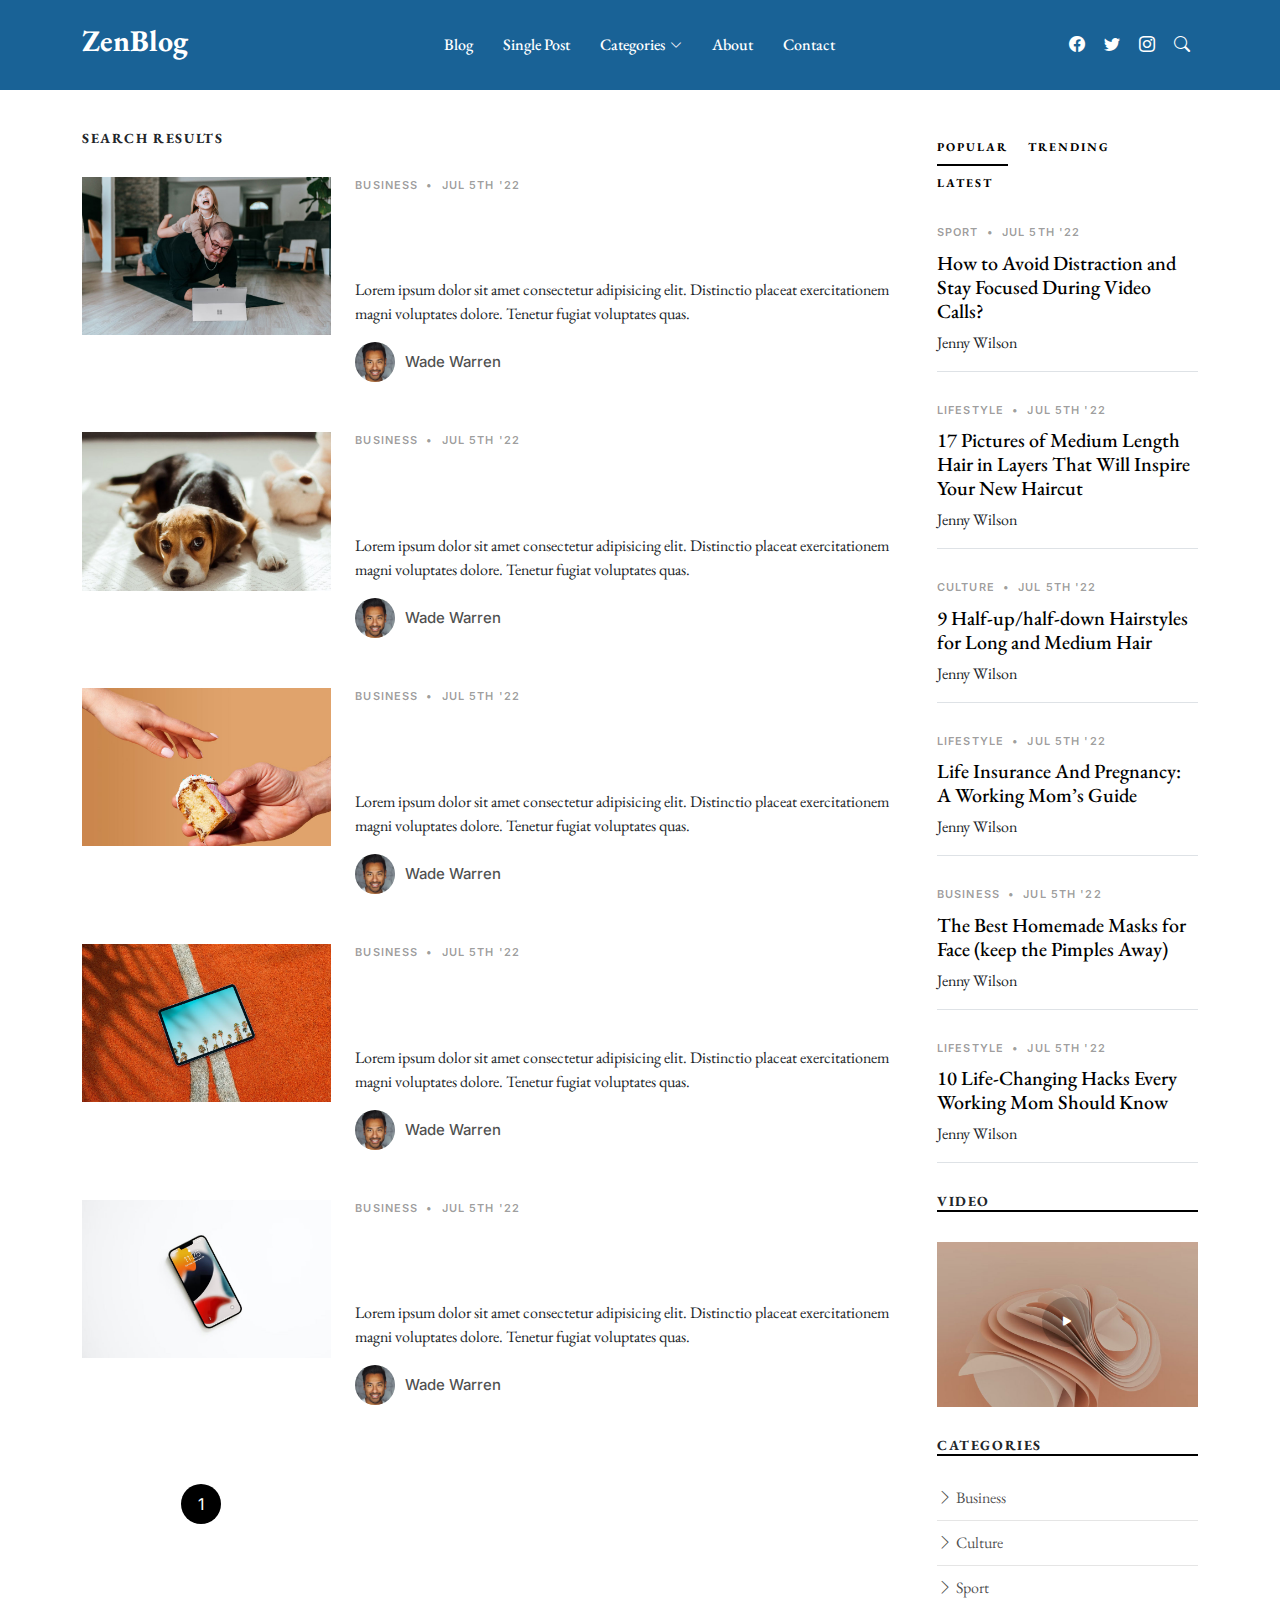
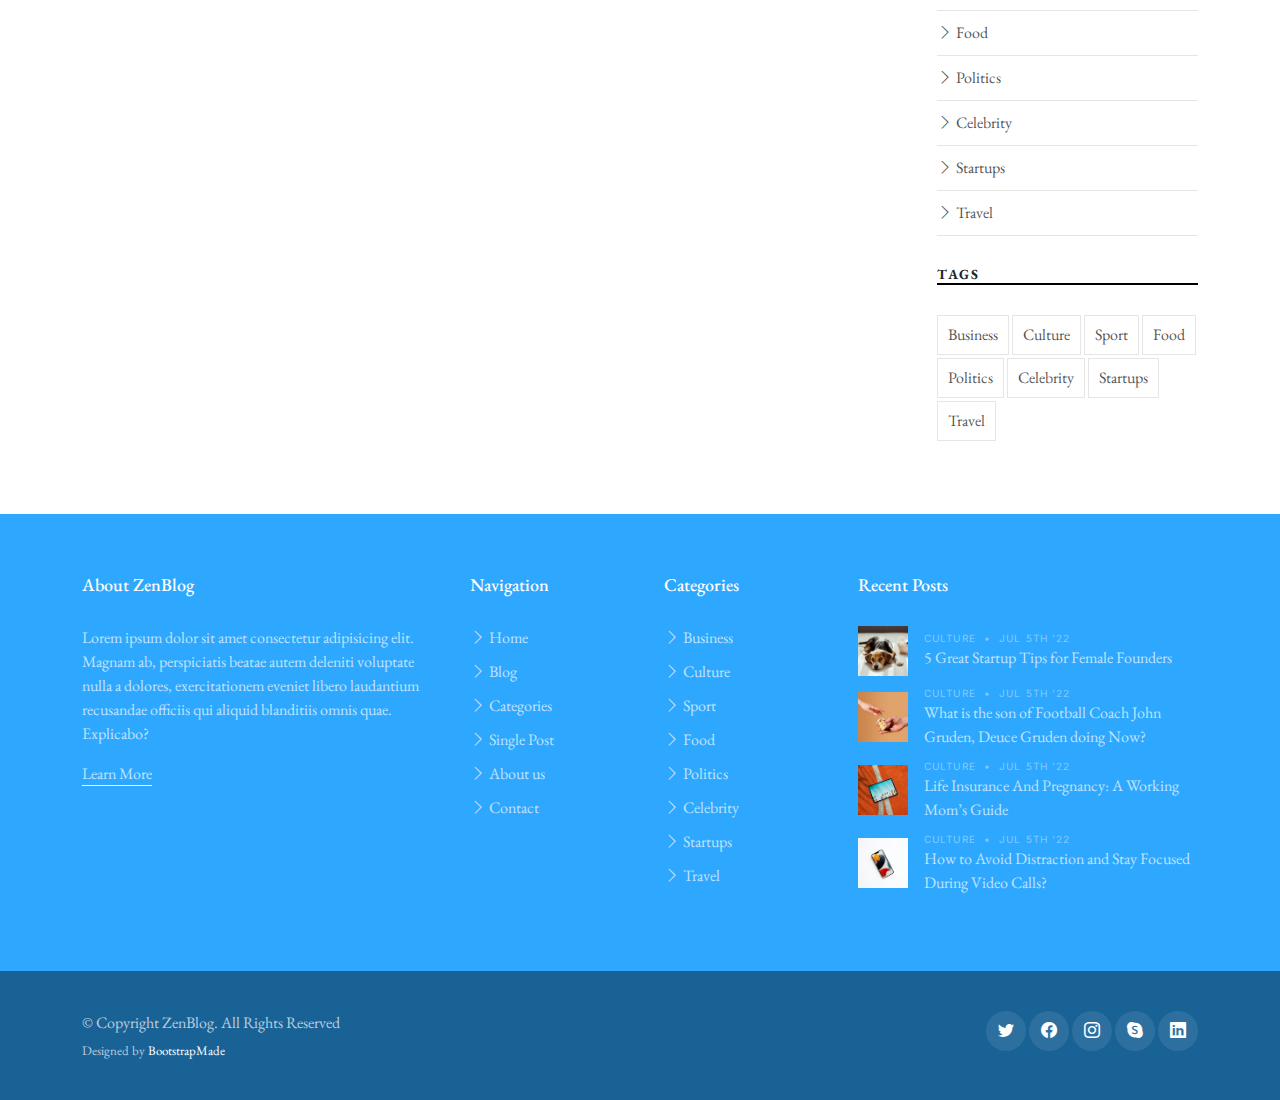
<file: search-result.html>
<!DOCTYPE html>
<html lang="en">

<head>
  <meta charset="utf-8">
  <meta content="width=device-width, initial-scale=1.0" name="viewport">

  <title>ZenBlog Bootstrap Template - Search Results</title>
  <meta content="" name="description">
  <meta content="" name="keywords">

  <!-- Favicons -->
  <link href="assets/img/favicon.png" rel="icon">
  <link href="assets/img/apple-touch-icon.png" rel="apple-touch-icon">

  <!-- Google Fonts -->
  <link rel="preconnect" href="https://fonts.googleapis.com">
  <link rel="preconnect" href="https://fonts.gstatic.com" crossorigin>
  <link href="https://fonts.googleapis.com/css2?family=EB+Garamond:wght@400;500&family=Inter:wght@400;500&family=Playfair+Display:ital,wght@0,400;0,700;1,400;1,700&display=swap" rel="stylesheet">

  <!-- Vendor CSS Files -->
  <link href="assets/vendor/bootstrap/css/bootstrap.min.css" rel="stylesheet">
  <link href="assets/vendor/bootstrap-icons/bootstrap-icons.css" rel="stylesheet">
  <link href="assets/vendor/swiper/swiper-bundle.min.css" rel="stylesheet">
  <link href="assets/vendor/glightbox/css/glightbox.min.css" rel="stylesheet">
  <link href="assets/vendor/aos/aos.css" rel="stylesheet">

  <!-- Template Main CSS Files -->
  <link href="assets/css/variables.css" rel="stylesheet">
  <link href="assets/css/main.css" rel="stylesheet">

  <!-- =======================================================
  * Template Name: ZenBlog - v1.2.1
  * Template URL: https://bootstrapmade.com/zenblog-bootstrap-blog-template/
  * Author: BootstrapMade.com
  * License: https:///bootstrapmade.com/license/
  ======================================================== -->
</head>

<body>

  <!-- ======= Header ======= -->
  <header id="header" class="header d-flex align-items-center fixed-top">
    <div class="container-fluid container-xl d-flex align-items-center justify-content-between">

      <a href="index.html" class="logo d-flex align-items-center">
        <!-- Uncomment the line below if you also wish to use an image logo -->
        <!-- <img src="assets/img/logo.png" alt=""> -->
        <h1>ZenBlog</h1>
      </a>

      <nav id="navbar" class="navbar">
        <ul>
          <li><a href="index.html">Blog</a></li>
          <li><a href="single-post.html">Single Post</a></li>
          <li class="dropdown"><a href="category.html"><span>Categories</span> <i class="bi bi-chevron-down dropdown-indicator"></i></a>
            <ul>
              <li><a href="search-result.html">Search Result</a></li>
              <li><a href="#">Drop Down 1</a></li>
              <li class="dropdown"><a href="#"><span>Deep Drop Down</span> <i class="bi bi-chevron-down dropdown-indicator"></i></a>
                <ul>
                  <li><a href="#">Deep Drop Down 1</a></li>
                  <li><a href="#">Deep Drop Down 2</a></li>
                  <li><a href="#">Deep Drop Down 3</a></li>
                  <li><a href="#">Deep Drop Down 4</a></li>
                  <li><a href="#">Deep Drop Down 5</a></li>
                </ul>
              </li>
              <li><a href="#">Drop Down 2</a></li>
              <li><a href="#">Drop Down 3</a></li>
              <li><a href="#">Drop Down 4</a></li>
            </ul>
          </li>

          <li><a href="about.html">About</a></li>
          <li><a href="contact.html">Contact</a></li>
        </ul>
      </nav><!-- .navbar -->

      <div class="position-relative">
        <a href="#" class="mx-2"><span class="bi-facebook"></span></a>
        <a href="#" class="mx-2"><span class="bi-twitter"></span></a>
        <a href="#" class="mx-2"><span class="bi-instagram"></span></a>

        <a href="#" class="mx-2 js-search-open"><span class="bi-search"></span></a>
        <i class="bi bi-list mobile-nav-toggle"></i>

        <!-- ======= Search Form ======= -->
        <div class="search-form-wrap js-search-form-wrap">
          <form action="search-result.html" class="search-form">
            <span class="icon bi-search"></span>
            <input type="text" placeholder="Search" class="form-control">
            <button class="btn js-search-close"><span class="bi-x"></span></button>
          </form>
        </div><!-- End Search Form -->

      </div>

    </div>

  </header><!-- End Header -->

  <main id="main">

    <!-- ======= Search Results ======= -->
    <section id="search-result" class="search-result">
      <div class="container">
        <div class="row">
          <div class="col-md-9">
            <h3 class="category-title">Search Results</h3>

            <div class="d-md-flex post-entry-2 small-img">
              <a href="single-post.html" class="me-4 thumbnail">
                <img src="assets/img/post-landscape-6.jpg" alt="" class="img-fluid">
              </a>
              <div>
                <div class="post-meta"><span class="date">Business</span> <span class="mx-1">&bullet;</span> <span>Jul 5th '22</span></div>
                <h3><a href="single-post.html">What is the son of Football Coach John Gruden, Deuce Gruden doing Now?</a></h3>
                <p>Lorem ipsum dolor sit amet consectetur adipisicing elit. Distinctio placeat exercitationem magni voluptates dolore. Tenetur fugiat voluptates quas.</p>
                <div class="d-flex align-items-center author">
                  <div class="photo"><img src="assets/img/person-2.jpg" alt="" class="img-fluid"></div>
                  <div class="name">
                    <h3 class="m-0 p-0">Wade Warren</h3>
                  </div>
                </div>
              </div>
            </div>

            <div class="d-md-flex post-entry-2 small-img">
              <a href="single-post.html" class="me-4 thumbnail">
                <img src="assets/img/post-landscape-1.jpg" alt="" class="img-fluid">
              </a>
              <div>
                <div class="post-meta"><span class="date">Business</span> <span class="mx-1">&bullet;</span> <span>Jul 5th '22</span></div>
                <h3><a href="single-post.html">17 Pictures of Medium Length Hair in Layers That Will Inspire Your New Haircut</a></h3>
                <p>Lorem ipsum dolor sit amet consectetur adipisicing elit. Distinctio placeat exercitationem magni voluptates dolore. Tenetur fugiat voluptates quas.</p>
                <div class="d-flex align-items-center author">
                  <div class="photo"><img src="assets/img/person-2.jpg" alt="" class="img-fluid"></div>
                  <div class="name">
                    <h3 class="m-0 p-0">Wade Warren</h3>
                  </div>
                </div>
              </div>
            </div>

            <div class="d-md-flex post-entry-2 small-img">
              <a href="single-post.html" class="me-4 thumbnail">
                <img src="assets/img/post-landscape-2.jpg" alt="" class="img-fluid">
              </a>
              <div>
                <div class="post-meta"><span class="date">Business</span> <span class="mx-1">&bullet;</span> <span>Jul 5th '22</span></div>
                <h3><a href="single-post.html">The Best Homemade Masks for Face (keep the Pimples Away)</a></h3>
                <p>Lorem ipsum dolor sit amet consectetur adipisicing elit. Distinctio placeat exercitationem magni voluptates dolore. Tenetur fugiat voluptates quas.</p>
                <div class="d-flex align-items-center author">
                  <div class="photo"><img src="assets/img/person-2.jpg" alt="" class="img-fluid"></div>
                  <div class="name">
                    <h3 class="m-0 p-0">Wade Warren</h3>
                  </div>
                </div>
              </div>
            </div>

            <div class="d-md-flex post-entry-2 small-img">
              <a href="single-post.html" class="me-4 thumbnail">
                <img src="assets/img/post-landscape-3.jpg" alt="" class="img-fluid">
              </a>
              <div>
                <div class="post-meta"><span class="date">Business</span> <span class="mx-1">&bullet;</span> <span>Jul 5th '22</span></div>
                <h3><a href="single-post.html">10 Life-Changing Hacks Every Working Mom Should Know</a></h3>
                <p>Lorem ipsum dolor sit amet consectetur adipisicing elit. Distinctio placeat exercitationem magni voluptates dolore. Tenetur fugiat voluptates quas.</p>
                <div class="d-flex align-items-center author">
                  <div class="photo"><img src="assets/img/person-2.jpg" alt="" class="img-fluid"></div>
                  <div class="name">
                    <h3 class="m-0 p-0">Wade Warren</h3>
                  </div>
                </div>
              </div>
            </div>

            <div class="d-md-flex post-entry-2 small-img">
              <a href="single-post.html" class="me-4 thumbnail">
                <img src="assets/img/post-landscape-4.jpg" alt="" class="img-fluid">
              </a>
              <div>
                <div class="post-meta"><span class="date">Business</span> <span class="mx-1">&bullet;</span> <span>Jul 5th '22</span></div>
                <h3><a href="single-post.html">9 Half-up/half-down Hairstyles for Long and Medium Hair</a></h3>
                <p>Lorem ipsum dolor sit amet consectetur adipisicing elit. Distinctio placeat exercitationem magni voluptates dolore. Tenetur fugiat voluptates quas.</p>
                <div class="d-flex align-items-center author">
                  <div class="photo"><img src="assets/img/person-2.jpg" alt="" class="img-fluid"></div>
                  <div class="name">
                    <h3 class="m-0 p-0">Wade Warren</h3>
                  </div>
                </div>
              </div>
            </div>

            <!-- Paging -->
            <div class="text-start py-4">
              <div class="custom-pagination">
                <a href="#" class="prev">Prevous</a>
                <a href="#" class="active">1</a>
                <a href="#">2</a>
                <a href="#">3</a>
                <a href="#">4</a>
                <a href="#">5</a>
                <a href="#" class="next">Next</a>
              </div>
            </div><!-- End Paging -->

          </div>

          <div class="col-md-3">
            <!-- ======= Sidebar ======= -->
            <div class="aside-block">

              <ul class="nav nav-pills custom-tab-nav mb-4" id="pills-tab" role="tablist">
                <li class="nav-item" role="presentation">
                  <button class="nav-link active" id="pills-popular-tab" data-bs-toggle="pill" data-bs-target="#pills-popular" type="button" role="tab" aria-controls="pills-popular" aria-selected="true">Popular</button>
                </li>
                <li class="nav-item" role="presentation">
                  <button class="nav-link" id="pills-trending-tab" data-bs-toggle="pill" data-bs-target="#pills-trending" type="button" role="tab" aria-controls="pills-trending" aria-selected="false">Trending</button>
                </li>
                <li class="nav-item" role="presentation">
                  <button class="nav-link" id="pills-latest-tab" data-bs-toggle="pill" data-bs-target="#pills-latest" type="button" role="tab" aria-controls="pills-latest" aria-selected="false">Latest</button>
                </li>
              </ul>

              <div class="tab-content" id="pills-tabContent">

                <!-- Popular -->
                <div class="tab-pane fade show active" id="pills-popular" role="tabpanel" aria-labelledby="pills-popular-tab">
                  <div class="post-entry-1 border-bottom">
                    <div class="post-meta"><span class="date">Sport</span> <span class="mx-1">&bullet;</span> <span>Jul 5th '22</span></div>
                    <h2 class="mb-2"><a href="#">How to Avoid Distraction and Stay Focused During Video Calls?</a></h2>
                    <span class="author mb-3 d-block">Jenny Wilson</span>
                  </div>

                  <div class="post-entry-1 border-bottom">
                    <div class="post-meta"><span class="date">Lifestyle</span> <span class="mx-1">&bullet;</span> <span>Jul 5th '22</span></div>
                    <h2 class="mb-2"><a href="#">17 Pictures of Medium Length Hair in Layers That Will Inspire Your New Haircut</a></h2>
                    <span class="author mb-3 d-block">Jenny Wilson</span>
                  </div>

                  <div class="post-entry-1 border-bottom">
                    <div class="post-meta"><span class="date">Culture</span> <span class="mx-1">&bullet;</span> <span>Jul 5th '22</span></div>
                    <h2 class="mb-2"><a href="#">9 Half-up/half-down Hairstyles for Long and Medium Hair</a></h2>
                    <span class="author mb-3 d-block">Jenny Wilson</span>
                  </div>

                  <div class="post-entry-1 border-bottom">
                    <div class="post-meta"><span class="date">Lifestyle</span> <span class="mx-1">&bullet;</span> <span>Jul 5th '22</span></div>
                    <h2 class="mb-2"><a href="#">Life Insurance And Pregnancy: A Working Mom’s Guide</a></h2>
                    <span class="author mb-3 d-block">Jenny Wilson</span>
                  </div>

                  <div class="post-entry-1 border-bottom">
                    <div class="post-meta"><span class="date">Business</span> <span class="mx-1">&bullet;</span> <span>Jul 5th '22</span></div>
                    <h2 class="mb-2"><a href="#">The Best Homemade Masks for Face (keep the Pimples Away)</a></h2>
                    <span class="author mb-3 d-block">Jenny Wilson</span>
                  </div>

                  <div class="post-entry-1 border-bottom">
                    <div class="post-meta"><span class="date">Lifestyle</span> <span class="mx-1">&bullet;</span> <span>Jul 5th '22</span></div>
                    <h2 class="mb-2"><a href="#">10 Life-Changing Hacks Every Working Mom Should Know</a></h2>
                    <span class="author mb-3 d-block">Jenny Wilson</span>
                  </div>
                </div> <!-- End Popular -->

                <!-- Trending -->
                <div class="tab-pane fade" id="pills-trending" role="tabpanel" aria-labelledby="pills-trending-tab">
                  <div class="post-entry-1 border-bottom">
                    <div class="post-meta"><span class="date">Lifestyle</span> <span class="mx-1">&bullet;</span> <span>Jul 5th '22</span></div>
                    <h2 class="mb-2"><a href="#">17 Pictures of Medium Length Hair in Layers That Will Inspire Your New Haircut</a></h2>
                    <span class="author mb-3 d-block">Jenny Wilson</span>
                  </div>

                  <div class="post-entry-1 border-bottom">
                    <div class="post-meta"><span class="date">Culture</span> <span class="mx-1">&bullet;</span> <span>Jul 5th '22</span></div>
                    <h2 class="mb-2"><a href="#">9 Half-up/half-down Hairstyles for Long and Medium Hair</a></h2>
                    <span class="author mb-3 d-block">Jenny Wilson</span>
                  </div>

                  <div class="post-entry-1 border-bottom">
                    <div class="post-meta"><span class="date">Lifestyle</span> <span class="mx-1">&bullet;</span> <span>Jul 5th '22</span></div>
                    <h2 class="mb-2"><a href="#">Life Insurance And Pregnancy: A Working Mom’s Guide</a></h2>
                    <span class="author mb-3 d-block">Jenny Wilson</span>
                  </div>

                  <div class="post-entry-1 border-bottom">
                    <div class="post-meta"><span class="date">Sport</span> <span class="mx-1">&bullet;</span> <span>Jul 5th '22</span></div>
                    <h2 class="mb-2"><a href="#">How to Avoid Distraction and Stay Focused During Video Calls?</a></h2>
                    <span class="author mb-3 d-block">Jenny Wilson</span>
                  </div>
                  <div class="post-entry-1 border-bottom">
                    <div class="post-meta"><span class="date">Business</span> <span class="mx-1">&bullet;</span> <span>Jul 5th '22</span></div>
                    <h2 class="mb-2"><a href="#">The Best Homemade Masks for Face (keep the Pimples Away)</a></h2>
                    <span class="author mb-3 d-block">Jenny Wilson</span>
                  </div>

                  <div class="post-entry-1 border-bottom">
                    <div class="post-meta"><span class="date">Lifestyle</span> <span class="mx-1">&bullet;</span> <span>Jul 5th '22</span></div>
                    <h2 class="mb-2"><a href="#">10 Life-Changing Hacks Every Working Mom Should Know</a></h2>
                    <span class="author mb-3 d-block">Jenny Wilson</span>
                  </div>
                </div> <!-- End Trending -->

                <!-- Latest -->
                <div class="tab-pane fade" id="pills-latest" role="tabpanel" aria-labelledby="pills-latest-tab">
                  <div class="post-entry-1 border-bottom">
                    <div class="post-meta"><span class="date">Lifestyle</span> <span class="mx-1">&bullet;</span> <span>Jul 5th '22</span></div>
                    <h2 class="mb-2"><a href="#">Life Insurance And Pregnancy: A Working Mom’s Guide</a></h2>
                    <span class="author mb-3 d-block">Jenny Wilson</span>
                  </div>

                  <div class="post-entry-1 border-bottom">
                    <div class="post-meta"><span class="date">Business</span> <span class="mx-1">&bullet;</span> <span>Jul 5th '22</span></div>
                    <h2 class="mb-2"><a href="#">The Best Homemade Masks for Face (keep the Pimples Away)</a></h2>
                    <span class="author mb-3 d-block">Jenny Wilson</span>
                  </div>

                  <div class="post-entry-1 border-bottom">
                    <div class="post-meta"><span class="date">Lifestyle</span> <span class="mx-1">&bullet;</span> <span>Jul 5th '22</span></div>
                    <h2 class="mb-2"><a href="#">10 Life-Changing Hacks Every Working Mom Should Know</a></h2>
                    <span class="author mb-3 d-block">Jenny Wilson</span>
                  </div>

                  <div class="post-entry-1 border-bottom">
                    <div class="post-meta"><span class="date">Sport</span> <span class="mx-1">&bullet;</span> <span>Jul 5th '22</span></div>
                    <h2 class="mb-2"><a href="#">How to Avoid Distraction and Stay Focused During Video Calls?</a></h2>
                    <span class="author mb-3 d-block">Jenny Wilson</span>
                  </div>

                  <div class="post-entry-1 border-bottom">
                    <div class="post-meta"><span class="date">Lifestyle</span> <span class="mx-1">&bullet;</span> <span>Jul 5th '22</span></div>
                    <h2 class="mb-2"><a href="#">17 Pictures of Medium Length Hair in Layers That Will Inspire Your New Haircut</a></h2>
                    <span class="author mb-3 d-block">Jenny Wilson</span>
                  </div>

                  <div class="post-entry-1 border-bottom">
                    <div class="post-meta"><span class="date">Culture</span> <span class="mx-1">&bullet;</span> <span>Jul 5th '22</span></div>
                    <h2 class="mb-2"><a href="#">9 Half-up/half-down Hairstyles for Long and Medium Hair</a></h2>
                    <span class="author mb-3 d-block">Jenny Wilson</span>
                  </div>

                </div> <!-- End Latest -->

              </div>
            </div>

            <div class="aside-block">
              <h3 class="aside-title">Video</h3>
              <div class="video-post">
                <a href="https://www.youtube.com/watch?v=AiFfDjmd0jU" class="glightbox link-video">
                  <span class="bi-play-fill"></span>
                  <img src="assets/img/post-landscape-5.jpg" alt="" class="img-fluid">
                </a>
              </div>
            </div><!-- End Video -->

            <div class="aside-block">
              <h3 class="aside-title">Categories</h3>
              <ul class="aside-links list-unstyled">
                <li><a href="category.html"><i class="bi bi-chevron-right"></i> Business</a></li>
                <li><a href="category.html"><i class="bi bi-chevron-right"></i> Culture</a></li>
                <li><a href="category.html"><i class="bi bi-chevron-right"></i> Sport</a></li>
                <li><a href="category.html"><i class="bi bi-chevron-right"></i> Food</a></li>
                <li><a href="category.html"><i class="bi bi-chevron-right"></i> Politics</a></li>
                <li><a href="category.html"><i class="bi bi-chevron-right"></i> Celebrity</a></li>
                <li><a href="category.html"><i class="bi bi-chevron-right"></i> Startups</a></li>
                <li><a href="category.html"><i class="bi bi-chevron-right"></i> Travel</a></li>
              </ul>
            </div><!-- End Categories -->

            <div class="aside-block">
              <h3 class="aside-title">Tags</h3>
              <ul class="aside-tags list-unstyled">
                <li><a href="category.html">Business</a></li>
                <li><a href="category.html">Culture</a></li>
                <li><a href="category.html">Sport</a></li>
                <li><a href="category.html">Food</a></li>
                <li><a href="category.html">Politics</a></li>
                <li><a href="category.html">Celebrity</a></li>
                <li><a href="category.html">Startups</a></li>
                <li><a href="category.html">Travel</a></li>
              </ul>
            </div><!-- End Tags -->

          </div>

        </div>
      </div>
    </section> <!-- End Search Result -->

  </main><!-- End #main -->

  <!-- ======= Footer ======= -->
  <footer id="footer" class="footer">

    <div class="footer-content">
      <div class="container">

        <div class="row g-5">
          <div class="col-lg-4">
            <h3 class="footer-heading">About ZenBlog</h3>
            <p>Lorem ipsum dolor sit amet consectetur adipisicing elit. Magnam ab, perspiciatis beatae autem deleniti voluptate nulla a dolores, exercitationem eveniet libero laudantium recusandae officiis qui aliquid blanditiis omnis quae. Explicabo?</p>
            <p><a href="about.html" class="footer-link-more">Learn More</a></p>
          </div>
          <div class="col-6 col-lg-2">
            <h3 class="footer-heading">Navigation</h3>
            <ul class="footer-links list-unstyled">
              <li><a href="index.html"><i class="bi bi-chevron-right"></i> Home</a></li>
              <li><a href="index.html"><i class="bi bi-chevron-right"></i> Blog</a></li>
              <li><a href="category.html"><i class="bi bi-chevron-right"></i> Categories</a></li>
              <li><a href="single-post.html"><i class="bi bi-chevron-right"></i> Single Post</a></li>
              <li><a href="about.html"><i class="bi bi-chevron-right"></i> About us</a></li>
              <li><a href="contact.html"><i class="bi bi-chevron-right"></i> Contact</a></li>
            </ul>
          </div>
          <div class="col-6 col-lg-2">
            <h3 class="footer-heading">Categories</h3>
            <ul class="footer-links list-unstyled">
              <li><a href="category.html"><i class="bi bi-chevron-right"></i> Business</a></li>
              <li><a href="category.html"><i class="bi bi-chevron-right"></i> Culture</a></li>
              <li><a href="category.html"><i class="bi bi-chevron-right"></i> Sport</a></li>
              <li><a href="category.html"><i class="bi bi-chevron-right"></i> Food</a></li>
              <li><a href="category.html"><i class="bi bi-chevron-right"></i> Politics</a></li>
              <li><a href="category.html"><i class="bi bi-chevron-right"></i> Celebrity</a></li>
              <li><a href="category.html"><i class="bi bi-chevron-right"></i> Startups</a></li>
              <li><a href="category.html"><i class="bi bi-chevron-right"></i> Travel</a></li>

            </ul>
          </div>

          <div class="col-lg-4">
            <h3 class="footer-heading">Recent Posts</h3>

            <ul class="footer-links footer-blog-entry list-unstyled">
              <li>
                <a href="single-post.html" class="d-flex align-items-center">
                  <img src="assets/img/post-sq-1.jpg" alt="" class="img-fluid me-3">
                  <div>
                    <div class="post-meta d-block"><span class="date">Culture</span> <span class="mx-1">&bullet;</span> <span>Jul 5th '22</span></div>
                    <span>5 Great Startup Tips for Female Founders</span>
                  </div>
                </a>
              </li>

              <li>
                <a href="single-post.html" class="d-flex align-items-center">
                  <img src="assets/img/post-sq-2.jpg" alt="" class="img-fluid me-3">
                  <div>
                    <div class="post-meta d-block"><span class="date">Culture</span> <span class="mx-1">&bullet;</span> <span>Jul 5th '22</span></div>
                    <span>What is the son of Football Coach John Gruden, Deuce Gruden doing Now?</span>
                  </div>
                </a>
              </li>

              <li>
                <a href="single-post.html" class="d-flex align-items-center">
                  <img src="assets/img/post-sq-3.jpg" alt="" class="img-fluid me-3">
                  <div>
                    <div class="post-meta d-block"><span class="date">Culture</span> <span class="mx-1">&bullet;</span> <span>Jul 5th '22</span></div>
                    <span>Life Insurance And Pregnancy: A Working Mom’s Guide</span>
                  </div>
                </a>
              </li>

              <li>
                <a href="single-post.html" class="d-flex align-items-center">
                  <img src="assets/img/post-sq-4.jpg" alt="" class="img-fluid me-3">
                  <div>
                    <div class="post-meta d-block"><span class="date">Culture</span> <span class="mx-1">&bullet;</span> <span>Jul 5th '22</span></div>
                    <span>How to Avoid Distraction and Stay Focused During Video Calls?</span>
                  </div>
                </a>
              </li>

            </ul>

          </div>
        </div>
      </div>
    </div>

    <div class="footer-legal">
      <div class="container">

        <div class="row justify-content-between">
          <div class="col-md-6 text-center text-md-start mb-3 mb-md-0">
            <div class="copyright">
              © Copyright <strong><span>ZenBlog</span></strong>. All Rights Reserved
            </div>

            <div class="credits">
              <!-- All the links in the footer should remain intact. -->
              <!-- You can delete the links only if you purchased the pro version. -->
              <!-- Licensing information: https://bootstrapmade.com/license/ -->
              <!-- Purchase the pro version with working PHP/AJAX contact form: https://bootstrapmade.com/herobiz-bootstrap-business-template/ -->
              Designed by <a href="https://bootstrapmade.com/">BootstrapMade</a>
            </div>

          </div>

          <div class="col-md-6">
            <div class="social-links mb-3 mb-lg-0 text-center text-md-end">
              <a href="#" class="twitter"><i class="bi bi-twitter"></i></a>
              <a href="#" class="facebook"><i class="bi bi-facebook"></i></a>
              <a href="#" class="instagram"><i class="bi bi-instagram"></i></a>
              <a href="#" class="google-plus"><i class="bi bi-skype"></i></a>
              <a href="#" class="linkedin"><i class="bi bi-linkedin"></i></a>
            </div>

          </div>

        </div>

      </div>
    </div>

  </footer>

  <a href="#" class="scroll-top d-flex align-items-center justify-content-center"><i class="bi bi-arrow-up-short"></i></a>

  <!-- Vendor JS Files -->
  <script src="assets/vendor/bootstrap/js/bootstrap.bundle.min.js"></script>
  <script src="assets/vendor/swiper/swiper-bundle.min.js"></script>
  <script src="assets/vendor/glightbox/js/glightbox.min.js"></script>
  <script src="assets/vendor/aos/aos.js"></script>
  <script src="assets/vendor/php-email-form/validate.js"></script>

  <!-- Template Main JS File -->
  <script src="assets/js/main.js"></script>

</body>

</html>
</file>
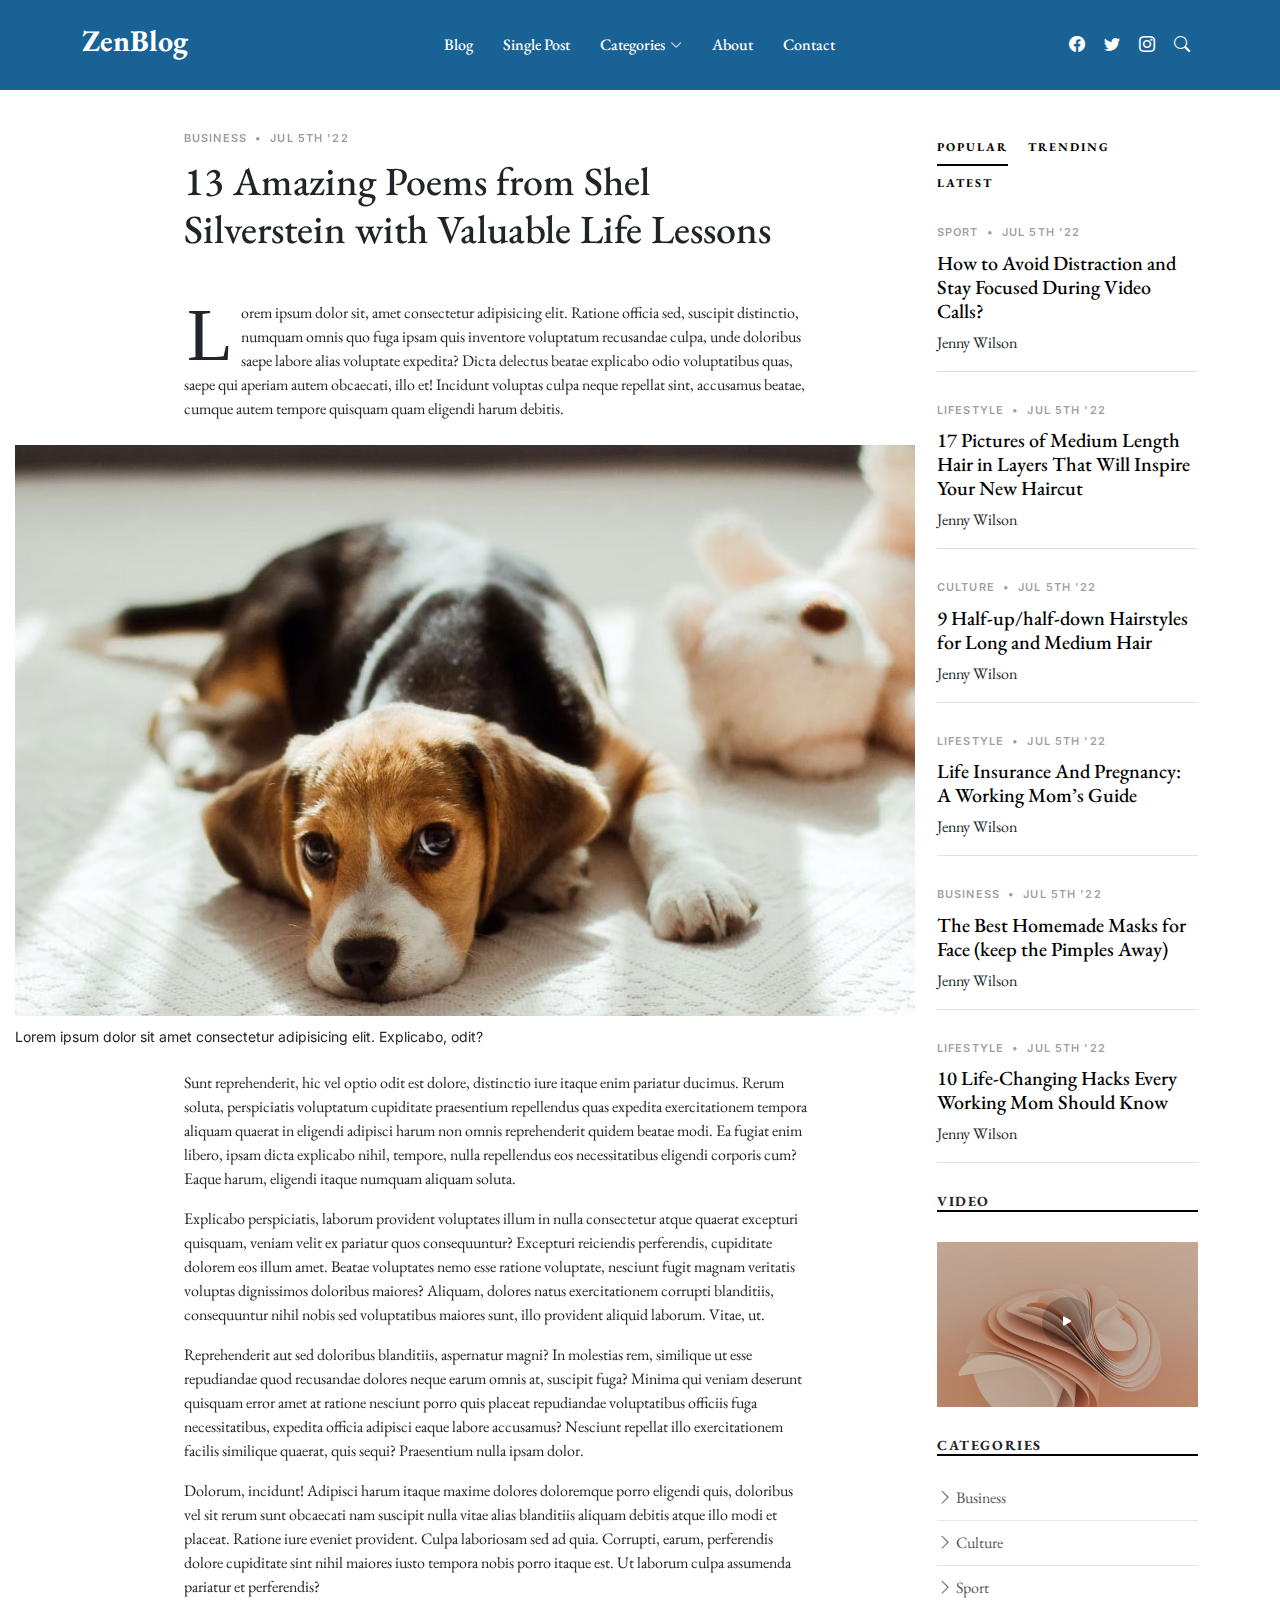
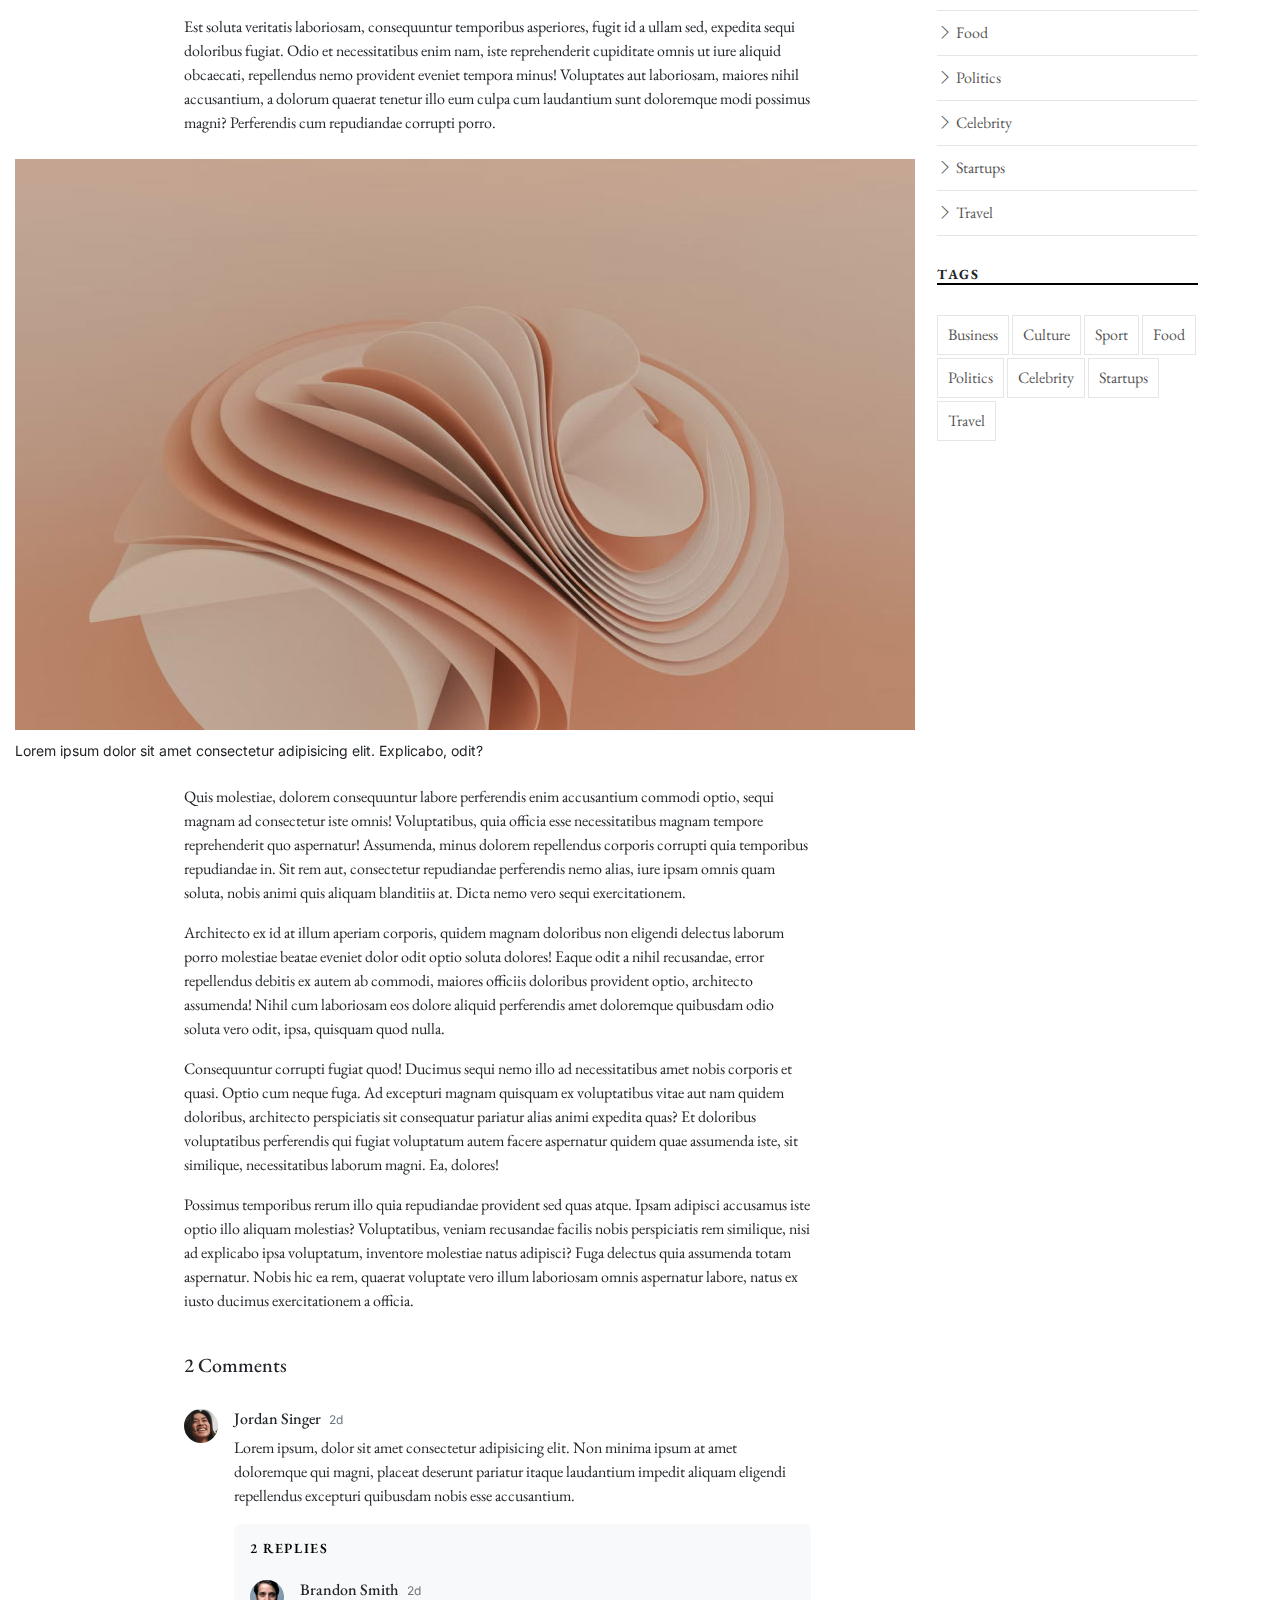
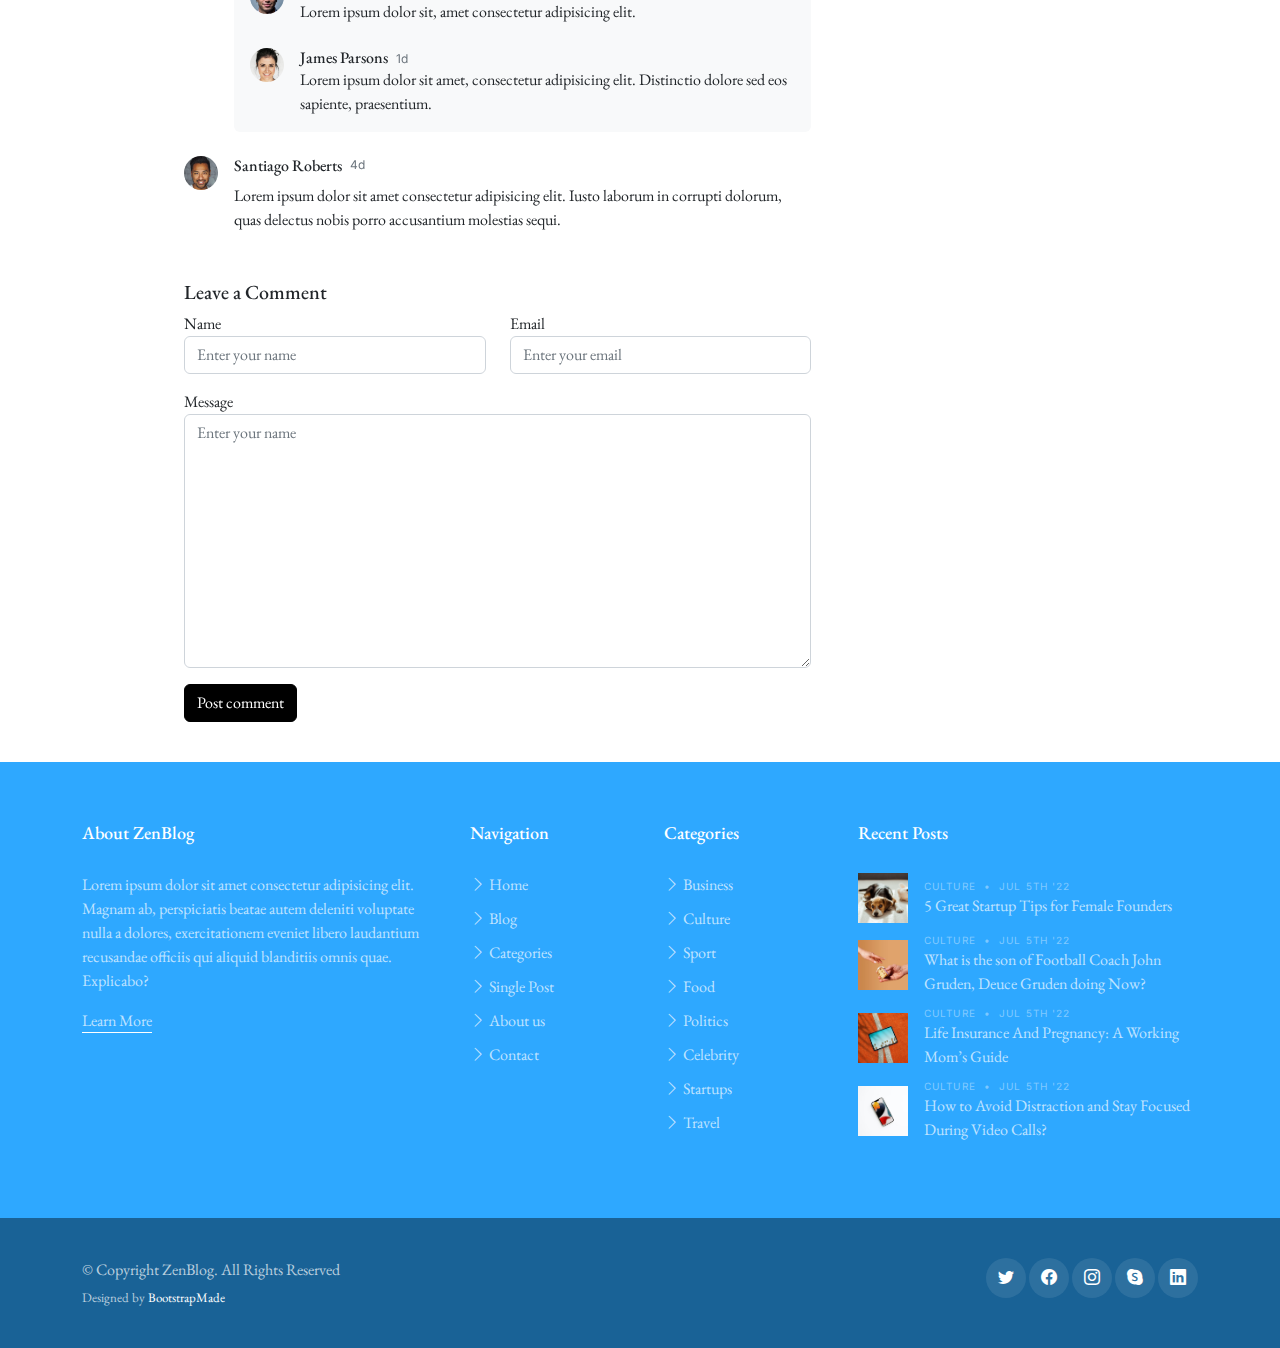
<file: single-post.html>
<!DOCTYPE html>
<html lang="en">

<head>
  <meta charset="utf-8">
  <meta content="width=device-width, initial-scale=1.0" name="viewport">

  <title>ZenBlog Bootstrap Template - Single Post</title>
  <meta content="" name="description">
  <meta content="" name="keywords">

  <!-- Favicons -->
  <link href="assets/img/favicon.png" rel="icon">
  <link href="assets/img/apple-touch-icon.png" rel="apple-touch-icon">

  <!-- Google Fonts -->
  <link rel="preconnect" href="https://fonts.googleapis.com">
  <link rel="preconnect" href="https://fonts.gstatic.com" crossorigin>
  <link href="https://fonts.googleapis.com/css2?family=EB+Garamond:wght@400;500&family=Inter:wght@400;500&family=Playfair+Display:ital,wght@0,400;0,700;1,400;1,700&display=swap" rel="stylesheet">

  <!-- Vendor CSS Files -->
  <link href="assets/vendor/bootstrap/css/bootstrap.min.css" rel="stylesheet">
  <link href="assets/vendor/bootstrap-icons/bootstrap-icons.css" rel="stylesheet">
  <link href="assets/vendor/swiper/swiper-bundle.min.css" rel="stylesheet">
  <link href="assets/vendor/glightbox/css/glightbox.min.css" rel="stylesheet">
  <link href="assets/vendor/aos/aos.css" rel="stylesheet">

  <!-- Template Main CSS Files -->
  <link href="assets/css/variables.css" rel="stylesheet">
  <link href="assets/css/main.css" rel="stylesheet">

  <!-- =======================================================
  * Template Name: ZenBlog - v1.2.1
  * Template URL: https://bootstrapmade.com/zenblog-bootstrap-blog-template/
  * Author: BootstrapMade.com
  * License: https:///bootstrapmade.com/license/
  ======================================================== -->
</head>

<body>

  <!-- ======= Header ======= -->
  <header id="header" class="header d-flex align-items-center fixed-top">
    <div class="container-fluid container-xl d-flex align-items-center justify-content-between">

      <a href="index.html" class="logo d-flex align-items-center">
        <!-- Uncomment the line below if you also wish to use an image logo -->
        <!-- <img src="assets/img/logo.png" alt=""> -->
        <h1>ZenBlog</h1>
      </a>

      <nav id="navbar" class="navbar">
        <ul>
          <li><a href="index.html">Blog</a></li>
          <li><a href="single-post.html">Single Post</a></li>
          <li class="dropdown"><a href="category.html"><span>Categories</span> <i class="bi bi-chevron-down dropdown-indicator"></i></a>
            <ul>
              <li><a href="search-result.html">Search Result</a></li>
              <li><a href="#">Drop Down 1</a></li>
              <li class="dropdown"><a href="#"><span>Deep Drop Down</span> <i class="bi bi-chevron-down dropdown-indicator"></i></a>
                <ul>
                  <li><a href="#">Deep Drop Down 1</a></li>
                  <li><a href="#">Deep Drop Down 2</a></li>
                  <li><a href="#">Deep Drop Down 3</a></li>
                  <li><a href="#">Deep Drop Down 4</a></li>
                  <li><a href="#">Deep Drop Down 5</a></li>
                </ul>
              </li>
              <li><a href="#">Drop Down 2</a></li>
              <li><a href="#">Drop Down 3</a></li>
              <li><a href="#">Drop Down 4</a></li>
            </ul>
          </li>

          <li><a href="about.html">About</a></li>
          <li><a href="contact.html">Contact</a></li>
        </ul>
      </nav><!-- .navbar -->

      <div class="position-relative">
        <a href="#" class="mx-2"><span class="bi-facebook"></span></a>
        <a href="#" class="mx-2"><span class="bi-twitter"></span></a>
        <a href="#" class="mx-2"><span class="bi-instagram"></span></a>

        <a href="#" class="mx-2 js-search-open"><span class="bi-search"></span></a>
        <i class="bi bi-list mobile-nav-toggle"></i>

        <!-- ======= Search Form ======= -->
        <div class="search-form-wrap js-search-form-wrap">
          <form action="search-result.html" class="search-form">
            <span class="icon bi-search"></span>
            <input type="text" placeholder="Search" class="form-control">
            <button class="btn js-search-close"><span class="bi-x"></span></button>
          </form>
        </div><!-- End Search Form -->

      </div>

    </div>

  </header><!-- End Header -->

  <main id="main">

    <section class="single-post-content">
      <div class="container">
        <div class="row">
          <div class="col-md-9 post-content" data-aos="fade-up">

            <!-- ======= Single Post Content ======= -->
            <div class="single-post">
              <div class="post-meta"><span class="date">Business</span> <span class="mx-1">&bullet;</span> <span>Jul 5th '22</span></div>
              <h1 class="mb-5">13 Amazing Poems from Shel Silverstein with Valuable Life Lessons</h1>
              <p><span class="firstcharacter">L</span>orem ipsum dolor sit, amet consectetur adipisicing elit. Ratione officia sed, suscipit distinctio, numquam omnis quo fuga ipsam quis inventore voluptatum recusandae culpa, unde doloribus saepe labore alias voluptate expedita? Dicta delectus beatae explicabo odio voluptatibus quas, saepe qui aperiam autem obcaecati, illo et! Incidunt voluptas culpa neque repellat sint, accusamus beatae, cumque autem tempore quisquam quam eligendi harum debitis.</p>

              <figure class="my-4">
                <img src="assets/img/post-landscape-1.jpg" alt="" class="img-fluid">
                <figcaption>Lorem ipsum dolor sit amet consectetur adipisicing elit. Explicabo, odit? </figcaption>
              </figure>
              <p>Sunt reprehenderit, hic vel optio odit est dolore, distinctio iure itaque enim pariatur ducimus. Rerum soluta, perspiciatis voluptatum cupiditate praesentium repellendus quas expedita exercitationem tempora aliquam quaerat in eligendi adipisci harum non omnis reprehenderit quidem beatae modi. Ea fugiat enim libero, ipsam dicta explicabo nihil, tempore, nulla repellendus eos necessitatibus eligendi corporis cum? Eaque harum, eligendi itaque numquam aliquam soluta.</p>
              <p>Explicabo perspiciatis, laborum provident voluptates illum in nulla consectetur atque quaerat excepturi quisquam, veniam velit ex pariatur quos consequuntur? Excepturi reiciendis perferendis, cupiditate dolorem eos illum amet. Beatae voluptates nemo esse ratione voluptate, nesciunt fugit magnam veritatis voluptas dignissimos doloribus maiores? Aliquam, dolores natus exercitationem corrupti blanditiis, consequuntur nihil nobis sed voluptatibus maiores sunt, illo provident aliquid laborum. Vitae, ut.</p>
              <p>Reprehenderit aut sed doloribus blanditiis, aspernatur magni? In molestias rem, similique ut esse repudiandae quod recusandae dolores neque earum omnis at, suscipit fuga? Minima qui veniam deserunt quisquam error amet at ratione nesciunt porro quis placeat repudiandae voluptatibus officiis fuga necessitatibus, expedita officia adipisci eaque labore accusamus? Nesciunt repellat illo exercitationem facilis similique quaerat, quis sequi? Praesentium nulla ipsam dolor.</p>
              <p>Dolorum, incidunt! Adipisci harum itaque maxime dolores doloremque porro eligendi quis, doloribus vel sit rerum sunt obcaecati nam suscipit nulla vitae alias blanditiis aliquam debitis atque illo modi et placeat. Ratione iure eveniet provident. Culpa laboriosam sed ad quia. Corrupti, earum, perferendis dolore cupiditate sint nihil maiores iusto tempora nobis porro itaque est. Ut laborum culpa assumenda pariatur et perferendis?</p>
              <p>Est soluta veritatis laboriosam, consequuntur temporibus asperiores, fugit id a ullam sed, expedita sequi doloribus fugiat. Odio et necessitatibus enim nam, iste reprehenderit cupiditate omnis ut iure aliquid obcaecati, repellendus nemo provident eveniet tempora minus! Voluptates aut laboriosam, maiores nihil accusantium, a dolorum quaerat tenetur illo eum culpa cum laudantium sunt doloremque modi possimus magni? Perferendis cum repudiandae corrupti porro.</p>
              <figure class="my-4">
                <img src="assets/img/post-landscape-5.jpg" alt="" class="img-fluid">
                <figcaption>Lorem ipsum dolor sit amet consectetur adipisicing elit. Explicabo, odit? </figcaption>
              </figure>
              <p>Quis molestiae, dolorem consequuntur labore perferendis enim accusantium commodi optio, sequi magnam ad consectetur iste omnis! Voluptatibus, quia officia esse necessitatibus magnam tempore reprehenderit quo aspernatur! Assumenda, minus dolorem repellendus corporis corrupti quia temporibus repudiandae in. Sit rem aut, consectetur repudiandae perferendis nemo alias, iure ipsam omnis quam soluta, nobis animi quis aliquam blanditiis at. Dicta nemo vero sequi exercitationem.</p>
              <p>Architecto ex id at illum aperiam corporis, quidem magnam doloribus non eligendi delectus laborum porro molestiae beatae eveniet dolor odit optio soluta dolores! Eaque odit a nihil recusandae, error repellendus debitis ex autem ab commodi, maiores officiis doloribus provident optio, architecto assumenda! Nihil cum laboriosam eos dolore aliquid perferendis amet doloremque quibusdam odio soluta vero odit, ipsa, quisquam quod nulla.</p>
              <p>Consequuntur corrupti fugiat quod! Ducimus sequi nemo illo ad necessitatibus amet nobis corporis et quasi. Optio cum neque fuga. Ad excepturi magnam quisquam ex voluptatibus vitae aut nam quidem doloribus, architecto perspiciatis sit consequatur pariatur alias animi expedita quas? Et doloribus voluptatibus perferendis qui fugiat voluptatum autem facere aspernatur quidem quae assumenda iste, sit similique, necessitatibus laborum magni. Ea, dolores!</p>
              <p>Possimus temporibus rerum illo quia repudiandae provident sed quas atque. Ipsam adipisci accusamus iste optio illo aliquam molestias? Voluptatibus, veniam recusandae facilis nobis perspiciatis rem similique, nisi ad explicabo ipsa voluptatum, inventore molestiae natus adipisci? Fuga delectus quia assumenda totam aspernatur. Nobis hic ea rem, quaerat voluptate vero illum laboriosam omnis aspernatur labore, natus ex iusto ducimus exercitationem a officia.</p>
            </div><!-- End Single Post Content -->

            <!-- ======= Comments ======= -->
            <div class="comments">
              <h5 class="comment-title py-4">2 Comments</h5>
              <div class="comment d-flex mb-4">
                <div class="flex-shrink-0">
                  <div class="avatar avatar-sm rounded-circle">
                    <img class="avatar-img" src="assets/img/person-5.jpg" alt="" class="img-fluid">
                  </div>
                </div>
                <div class="flex-grow-1 ms-2 ms-sm-3">
                  <div class="comment-meta d-flex align-items-baseline">
                    <h6 class="me-2">Jordan Singer</h6>
                    <span class="text-muted">2d</span>
                  </div>
                  <div class="comment-body">
                    Lorem ipsum, dolor sit amet consectetur adipisicing elit. Non minima ipsum at amet doloremque qui magni, placeat deserunt pariatur itaque laudantium impedit aliquam eligendi repellendus excepturi quibusdam nobis esse accusantium.
                  </div>

                  <div class="comment-replies bg-light p-3 mt-3 rounded">
                    <h6 class="comment-replies-title mb-4 text-muted text-uppercase">2 replies</h6>

                    <div class="reply d-flex mb-4">
                      <div class="flex-shrink-0">
                        <div class="avatar avatar-sm rounded-circle">
                          <img class="avatar-img" src="assets/img/person-4.jpg" alt="" class="img-fluid">
                        </div>
                      </div>
                      <div class="flex-grow-1 ms-2 ms-sm-3">
                        <div class="reply-meta d-flex align-items-baseline">
                          <h6 class="mb-0 me-2">Brandon Smith</h6>
                          <span class="text-muted">2d</span>
                        </div>
                        <div class="reply-body">
                          Lorem ipsum dolor sit, amet consectetur adipisicing elit.
                        </div>
                      </div>
                    </div>
                    <div class="reply d-flex">
                      <div class="flex-shrink-0">
                        <div class="avatar avatar-sm rounded-circle">
                          <img class="avatar-img" src="assets/img/person-3.jpg" alt="" class="img-fluid">
                        </div>
                      </div>
                      <div class="flex-grow-1 ms-2 ms-sm-3">
                        <div class="reply-meta d-flex align-items-baseline">
                          <h6 class="mb-0 me-2">James Parsons</h6>
                          <span class="text-muted">1d</span>
                        </div>
                        <div class="reply-body">
                          Lorem ipsum dolor sit amet, consectetur adipisicing elit. Distinctio dolore sed eos sapiente, praesentium.
                        </div>
                      </div>
                    </div>
                  </div>
                </div>
              </div>
              <div class="comment d-flex">
                <div class="flex-shrink-0">
                  <div class="avatar avatar-sm rounded-circle">
                    <img class="avatar-img" src="assets/img/person-2.jpg" alt="" class="img-fluid">
                  </div>
                </div>
                <div class="flex-shrink-1 ms-2 ms-sm-3">
                  <div class="comment-meta d-flex">
                    <h6 class="me-2">Santiago Roberts</h6>
                    <span class="text-muted">4d</span>
                  </div>
                  <div class="comment-body">
                    Lorem ipsum dolor sit amet consectetur adipisicing elit. Iusto laborum in corrupti dolorum, quas delectus nobis porro accusantium molestias sequi.
                  </div>
                </div>
              </div>
            </div><!-- End Comments -->

            <!-- ======= Comments Form ======= -->
            <div class="row justify-content-center mt-5">

              <div class="col-lg-12">
                <h5 class="comment-title">Leave a Comment</h5>
                <div class="row">
                  <div class="col-lg-6 mb-3">
                    <label for="comment-name">Name</label>
                    <input type="text" class="form-control" id="comment-name" placeholder="Enter your name">
                  </div>
                  <div class="col-lg-6 mb-3">
                    <label for="comment-email">Email</label>
                    <input type="text" class="form-control" id="comment-email" placeholder="Enter your email">
                  </div>
                  <div class="col-12 mb-3">
                    <label for="comment-message">Message</label>

                    <textarea class="form-control" id="comment-message" placeholder="Enter your name" cols="30" rows="10"></textarea>
                  </div>
                  <div class="col-12">
                    <input type="submit" class="btn btn-primary" value="Post comment">
                  </div>
                </div>
              </div>
            </div><!-- End Comments Form -->

          </div>
          <div class="col-md-3">
            <!-- ======= Sidebar ======= -->
            <div class="aside-block">

              <ul class="nav nav-pills custom-tab-nav mb-4" id="pills-tab" role="tablist">
                <li class="nav-item" role="presentation">
                  <button class="nav-link active" id="pills-popular-tab" data-bs-toggle="pill" data-bs-target="#pills-popular" type="button" role="tab" aria-controls="pills-popular" aria-selected="true">Popular</button>
                </li>
                <li class="nav-item" role="presentation">
                  <button class="nav-link" id="pills-trending-tab" data-bs-toggle="pill" data-bs-target="#pills-trending" type="button" role="tab" aria-controls="pills-trending" aria-selected="false">Trending</button>
                </li>
                <li class="nav-item" role="presentation">
                  <button class="nav-link" id="pills-latest-tab" data-bs-toggle="pill" data-bs-target="#pills-latest" type="button" role="tab" aria-controls="pills-latest" aria-selected="false">Latest</button>
                </li>
              </ul>

              <div class="tab-content" id="pills-tabContent">

                <!-- Popular -->
                <div class="tab-pane fade show active" id="pills-popular" role="tabpanel" aria-labelledby="pills-popular-tab">
                  <div class="post-entry-1 border-bottom">
                    <div class="post-meta"><span class="date">Sport</span> <span class="mx-1">&bullet;</span> <span>Jul 5th '22</span></div>
                    <h2 class="mb-2"><a href="#">How to Avoid Distraction and Stay Focused During Video Calls?</a></h2>
                    <span class="author mb-3 d-block">Jenny Wilson</span>
                  </div>

                  <div class="post-entry-1 border-bottom">
                    <div class="post-meta"><span class="date">Lifestyle</span> <span class="mx-1">&bullet;</span> <span>Jul 5th '22</span></div>
                    <h2 class="mb-2"><a href="#">17 Pictures of Medium Length Hair in Layers That Will Inspire Your New Haircut</a></h2>
                    <span class="author mb-3 d-block">Jenny Wilson</span>
                  </div>

                  <div class="post-entry-1 border-bottom">
                    <div class="post-meta"><span class="date">Culture</span> <span class="mx-1">&bullet;</span> <span>Jul 5th '22</span></div>
                    <h2 class="mb-2"><a href="#">9 Half-up/half-down Hairstyles for Long and Medium Hair</a></h2>
                    <span class="author mb-3 d-block">Jenny Wilson</span>
                  </div>

                  <div class="post-entry-1 border-bottom">
                    <div class="post-meta"><span class="date">Lifestyle</span> <span class="mx-1">&bullet;</span> <span>Jul 5th '22</span></div>
                    <h2 class="mb-2"><a href="#">Life Insurance And Pregnancy: A Working Mom’s Guide</a></h2>
                    <span class="author mb-3 d-block">Jenny Wilson</span>
                  </div>

                  <div class="post-entry-1 border-bottom">
                    <div class="post-meta"><span class="date">Business</span> <span class="mx-1">&bullet;</span> <span>Jul 5th '22</span></div>
                    <h2 class="mb-2"><a href="#">The Best Homemade Masks for Face (keep the Pimples Away)</a></h2>
                    <span class="author mb-3 d-block">Jenny Wilson</span>
                  </div>

                  <div class="post-entry-1 border-bottom">
                    <div class="post-meta"><span class="date">Lifestyle</span> <span class="mx-1">&bullet;</span> <span>Jul 5th '22</span></div>
                    <h2 class="mb-2"><a href="#">10 Life-Changing Hacks Every Working Mom Should Know</a></h2>
                    <span class="author mb-3 d-block">Jenny Wilson</span>
                  </div>
                </div> <!-- End Popular -->

                <!-- Trending -->
                <div class="tab-pane fade" id="pills-trending" role="tabpanel" aria-labelledby="pills-trending-tab">
                  <div class="post-entry-1 border-bottom">
                    <div class="post-meta"><span class="date">Lifestyle</span> <span class="mx-1">&bullet;</span> <span>Jul 5th '22</span></div>
                    <h2 class="mb-2"><a href="#">17 Pictures of Medium Length Hair in Layers That Will Inspire Your New Haircut</a></h2>
                    <span class="author mb-3 d-block">Jenny Wilson</span>
                  </div>

                  <div class="post-entry-1 border-bottom">
                    <div class="post-meta"><span class="date">Culture</span> <span class="mx-1">&bullet;</span> <span>Jul 5th '22</span></div>
                    <h2 class="mb-2"><a href="#">9 Half-up/half-down Hairstyles for Long and Medium Hair</a></h2>
                    <span class="author mb-3 d-block">Jenny Wilson</span>
                  </div>

                  <div class="post-entry-1 border-bottom">
                    <div class="post-meta"><span class="date">Lifestyle</span> <span class="mx-1">&bullet;</span> <span>Jul 5th '22</span></div>
                    <h2 class="mb-2"><a href="#">Life Insurance And Pregnancy: A Working Mom’s Guide</a></h2>
                    <span class="author mb-3 d-block">Jenny Wilson</span>
                  </div>

                  <div class="post-entry-1 border-bottom">
                    <div class="post-meta"><span class="date">Sport</span> <span class="mx-1">&bullet;</span> <span>Jul 5th '22</span></div>
                    <h2 class="mb-2"><a href="#">How to Avoid Distraction and Stay Focused During Video Calls?</a></h2>
                    <span class="author mb-3 d-block">Jenny Wilson</span>
                  </div>
                  <div class="post-entry-1 border-bottom">
                    <div class="post-meta"><span class="date">Business</span> <span class="mx-1">&bullet;</span> <span>Jul 5th '22</span></div>
                    <h2 class="mb-2"><a href="#">The Best Homemade Masks for Face (keep the Pimples Away)</a></h2>
                    <span class="author mb-3 d-block">Jenny Wilson</span>
                  </div>

                  <div class="post-entry-1 border-bottom">
                    <div class="post-meta"><span class="date">Lifestyle</span> <span class="mx-1">&bullet;</span> <span>Jul 5th '22</span></div>
                    <h2 class="mb-2"><a href="#">10 Life-Changing Hacks Every Working Mom Should Know</a></h2>
                    <span class="author mb-3 d-block">Jenny Wilson</span>
                  </div>
                </div> <!-- End Trending -->

                <!-- Latest -->
                <div class="tab-pane fade" id="pills-latest" role="tabpanel" aria-labelledby="pills-latest-tab">
                  <div class="post-entry-1 border-bottom">
                    <div class="post-meta"><span class="date">Lifestyle</span> <span class="mx-1">&bullet;</span> <span>Jul 5th '22</span></div>
                    <h2 class="mb-2"><a href="#">Life Insurance And Pregnancy: A Working Mom’s Guide</a></h2>
                    <span class="author mb-3 d-block">Jenny Wilson</span>
                  </div>

                  <div class="post-entry-1 border-bottom">
                    <div class="post-meta"><span class="date">Business</span> <span class="mx-1">&bullet;</span> <span>Jul 5th '22</span></div>
                    <h2 class="mb-2"><a href="#">The Best Homemade Masks for Face (keep the Pimples Away)</a></h2>
                    <span class="author mb-3 d-block">Jenny Wilson</span>
                  </div>

                  <div class="post-entry-1 border-bottom">
                    <div class="post-meta"><span class="date">Lifestyle</span> <span class="mx-1">&bullet;</span> <span>Jul 5th '22</span></div>
                    <h2 class="mb-2"><a href="#">10 Life-Changing Hacks Every Working Mom Should Know</a></h2>
                    <span class="author mb-3 d-block">Jenny Wilson</span>
                  </div>

                  <div class="post-entry-1 border-bottom">
                    <div class="post-meta"><span class="date">Sport</span> <span class="mx-1">&bullet;</span> <span>Jul 5th '22</span></div>
                    <h2 class="mb-2"><a href="#">How to Avoid Distraction and Stay Focused During Video Calls?</a></h2>
                    <span class="author mb-3 d-block">Jenny Wilson</span>
                  </div>

                  <div class="post-entry-1 border-bottom">
                    <div class="post-meta"><span class="date">Lifestyle</span> <span class="mx-1">&bullet;</span> <span>Jul 5th '22</span></div>
                    <h2 class="mb-2"><a href="#">17 Pictures of Medium Length Hair in Layers That Will Inspire Your New Haircut</a></h2>
                    <span class="author mb-3 d-block">Jenny Wilson</span>
                  </div>

                  <div class="post-entry-1 border-bottom">
                    <div class="post-meta"><span class="date">Culture</span> <span class="mx-1">&bullet;</span> <span>Jul 5th '22</span></div>
                    <h2 class="mb-2"><a href="#">9 Half-up/half-down Hairstyles for Long and Medium Hair</a></h2>
                    <span class="author mb-3 d-block">Jenny Wilson</span>
                  </div>

                </div> <!-- End Latest -->

              </div>
            </div>

            <div class="aside-block">
              <h3 class="aside-title">Video</h3>
              <div class="video-post">
                <a href="https://www.youtube.com/watch?v=AiFfDjmd0jU" class="glightbox link-video">
                  <span class="bi-play-fill"></span>
                  <img src="assets/img/post-landscape-5.jpg" alt="" class="img-fluid">
                </a>
              </div>
            </div><!-- End Video -->

            <div class="aside-block">
              <h3 class="aside-title">Categories</h3>
              <ul class="aside-links list-unstyled">
                <li><a href="category.html"><i class="bi bi-chevron-right"></i> Business</a></li>
                <li><a href="category.html"><i class="bi bi-chevron-right"></i> Culture</a></li>
                <li><a href="category.html"><i class="bi bi-chevron-right"></i> Sport</a></li>
                <li><a href="category.html"><i class="bi bi-chevron-right"></i> Food</a></li>
                <li><a href="category.html"><i class="bi bi-chevron-right"></i> Politics</a></li>
                <li><a href="category.html"><i class="bi bi-chevron-right"></i> Celebrity</a></li>
                <li><a href="category.html"><i class="bi bi-chevron-right"></i> Startups</a></li>
                <li><a href="category.html"><i class="bi bi-chevron-right"></i> Travel</a></li>
              </ul>
            </div><!-- End Categories -->

            <div class="aside-block">
              <h3 class="aside-title">Tags</h3>
              <ul class="aside-tags list-unstyled">
                <li><a href="category.html">Business</a></li>
                <li><a href="category.html">Culture</a></li>
                <li><a href="category.html">Sport</a></li>
                <li><a href="category.html">Food</a></li>
                <li><a href="category.html">Politics</a></li>
                <li><a href="category.html">Celebrity</a></li>
                <li><a href="category.html">Startups</a></li>
                <li><a href="category.html">Travel</a></li>
              </ul>
            </div><!-- End Tags -->

          </div>
        </div>
      </div>
    </section>
  </main><!-- End #main -->

  <!-- ======= Footer ======= -->
  <footer id="footer" class="footer">

    <div class="footer-content">
      <div class="container">

        <div class="row g-5">
          <div class="col-lg-4">
            <h3 class="footer-heading">About ZenBlog</h3>
            <p>Lorem ipsum dolor sit amet consectetur adipisicing elit. Magnam ab, perspiciatis beatae autem deleniti voluptate nulla a dolores, exercitationem eveniet libero laudantium recusandae officiis qui aliquid blanditiis omnis quae. Explicabo?</p>
            <p><a href="about.html" class="footer-link-more">Learn More</a></p>
          </div>
          <div class="col-6 col-lg-2">
            <h3 class="footer-heading">Navigation</h3>
            <ul class="footer-links list-unstyled">
              <li><a href="index.html"><i class="bi bi-chevron-right"></i> Home</a></li>
              <li><a href="index.html"><i class="bi bi-chevron-right"></i> Blog</a></li>
              <li><a href="category.html"><i class="bi bi-chevron-right"></i> Categories</a></li>
              <li><a href="single-post.html"><i class="bi bi-chevron-right"></i> Single Post</a></li>
              <li><a href="about.html"><i class="bi bi-chevron-right"></i> About us</a></li>
              <li><a href="contact.html"><i class="bi bi-chevron-right"></i> Contact</a></li>
            </ul>
          </div>
          <div class="col-6 col-lg-2">
            <h3 class="footer-heading">Categories</h3>
            <ul class="footer-links list-unstyled">
              <li><a href="category.html"><i class="bi bi-chevron-right"></i> Business</a></li>
              <li><a href="category.html"><i class="bi bi-chevron-right"></i> Culture</a></li>
              <li><a href="category.html"><i class="bi bi-chevron-right"></i> Sport</a></li>
              <li><a href="category.html"><i class="bi bi-chevron-right"></i> Food</a></li>
              <li><a href="category.html"><i class="bi bi-chevron-right"></i> Politics</a></li>
              <li><a href="category.html"><i class="bi bi-chevron-right"></i> Celebrity</a></li>
              <li><a href="category.html"><i class="bi bi-chevron-right"></i> Startups</a></li>
              <li><a href="category.html"><i class="bi bi-chevron-right"></i> Travel</a></li>

            </ul>
          </div>

          <div class="col-lg-4">
            <h3 class="footer-heading">Recent Posts</h3>

            <ul class="footer-links footer-blog-entry list-unstyled">
              <li>
                <a href="single-post.html" class="d-flex align-items-center">
                  <img src="assets/img/post-sq-1.jpg" alt="" class="img-fluid me-3">
                  <div>
                    <div class="post-meta d-block"><span class="date">Culture</span> <span class="mx-1">&bullet;</span> <span>Jul 5th '22</span></div>
                    <span>5 Great Startup Tips for Female Founders</span>
                  </div>
                </a>
              </li>

              <li>
                <a href="single-post.html" class="d-flex align-items-center">
                  <img src="assets/img/post-sq-2.jpg" alt="" class="img-fluid me-3">
                  <div>
                    <div class="post-meta d-block"><span class="date">Culture</span> <span class="mx-1">&bullet;</span> <span>Jul 5th '22</span></div>
                    <span>What is the son of Football Coach John Gruden, Deuce Gruden doing Now?</span>
                  </div>
                </a>
              </li>

              <li>
                <a href="single-post.html" class="d-flex align-items-center">
                  <img src="assets/img/post-sq-3.jpg" alt="" class="img-fluid me-3">
                  <div>
                    <div class="post-meta d-block"><span class="date">Culture</span> <span class="mx-1">&bullet;</span> <span>Jul 5th '22</span></div>
                    <span>Life Insurance And Pregnancy: A Working Mom’s Guide</span>
                  </div>
                </a>
              </li>

              <li>
                <a href="single-post.html" class="d-flex align-items-center">
                  <img src="assets/img/post-sq-4.jpg" alt="" class="img-fluid me-3">
                  <div>
                    <div class="post-meta d-block"><span class="date">Culture</span> <span class="mx-1">&bullet;</span> <span>Jul 5th '22</span></div>
                    <span>How to Avoid Distraction and Stay Focused During Video Calls?</span>
                  </div>
                </a>
              </li>

            </ul>

          </div>
        </div>
      </div>
    </div>

    <div class="footer-legal">
      <div class="container">

        <div class="row justify-content-between">
          <div class="col-md-6 text-center text-md-start mb-3 mb-md-0">
            <div class="copyright">
              © Copyright <strong><span>ZenBlog</span></strong>. All Rights Reserved
            </div>

            <div class="credits">
              <!-- All the links in the footer should remain intact. -->
              <!-- You can delete the links only if you purchased the pro version. -->
              <!-- Licensing information: https://bootstrapmade.com/license/ -->
              <!-- Purchase the pro version with working PHP/AJAX contact form: https://bootstrapmade.com/herobiz-bootstrap-business-template/ -->
              Designed by <a href="https://bootstrapmade.com/">BootstrapMade</a>
            </div>

          </div>

          <div class="col-md-6">
            <div class="social-links mb-3 mb-lg-0 text-center text-md-end">
              <a href="#" class="twitter"><i class="bi bi-twitter"></i></a>
              <a href="#" class="facebook"><i class="bi bi-facebook"></i></a>
              <a href="#" class="instagram"><i class="bi bi-instagram"></i></a>
              <a href="#" class="google-plus"><i class="bi bi-skype"></i></a>
              <a href="#" class="linkedin"><i class="bi bi-linkedin"></i></a>
            </div>

          </div>

        </div>

      </div>
    </div>

  </footer>

  <a href="#" class="scroll-top d-flex align-items-center justify-content-center"><i class="bi bi-arrow-up-short"></i></a>

  <!-- Vendor JS Files -->
  <script src="assets/vendor/bootstrap/js/bootstrap.bundle.min.js"></script>
  <script src="assets/vendor/swiper/swiper-bundle.min.js"></script>
  <script src="assets/vendor/glightbox/js/glightbox.min.js"></script>
  <script src="assets/vendor/aos/aos.js"></script>
  <script src="assets/vendor/php-email-form/validate.js"></script>

  <!-- Template Main JS File -->
  <script src="assets/js/main.js"></script>

</body>

</html>
</file>
<file: assets/css/variables.css>
/**
* Template Name: ZenBlog
* File: variables.css
* Description: Easily customize colors, typography, and other repetitive properties used in the template main stylesheet file main.css
* 
* Template URL: https://bootstrapmade.com/zenblog-bootstrap-blog-template/
* Author: BootstrapMade.com
* License: https://bootstrapmade.com/license/
* 
* Contents:
* 1. ZenBlog template variables 
* 2. Override default Bootstrap variables
* 3. Set color and background class names
*
* Learn more about CSS variables at https://developer.mozilla.org/en-US/docs/Web/CSS/Using_CSS_custom_properties
*/

/*--------------------------------------------------------------
# 1. ZenBlog template variables 
--------------------------------------------------------------*/
:root {

  /* Fonts */
  --font-default: 'EB Garamond', system-ui, -apple-system, "Segoe UI", Roboto, "Helvetica Neue", Arial, "Noto Sans", "Liberation Sans", sans-serif, "Apple Color Emoji", "Segoe UI Emoji", "Segoe UI Symbol", "Noto Color Emoji";
  --font-primary: 'EB Garamond', serif; /*'Playfair Display', serif;*/
  --font-secondary: 'Inter', sans-serif;

  /* Colors */
  /* The *-rgb color names are simply the RGB converted value of the corresponding color for use in the rgba() function */

  /* Default text color */
  --color-default: #ffffff;
  --color-default-rgb: 33, 37, 41;

  /* Defult links color */
  --color-links: #FFFfFF;
  --color-links-hover: #969393;

  /* Primay colors */
  --color-primary: #212529;
  --color-primary-light: #26282c;
  --color-primary-dark: #0b0c0e;

  --color-primary-rgb: 33, 37, 41;
  --color-primary-light-rgb: 38, 40, 44;
  --color-primary-dark-rgb: 11, 12, 14;

  /* Secondary colors */
  --color-secondary: #596d80;
  --color-secondary-light: #8498aa;
  --color-secondary-dark: #404f5c;

  --color-secondary-rgb: 89, 109, 128;
  --color-secondary-light-rgb: 132, 152, 170;
  --color-secondary-dark-rgb: 64, 79, 92;

  /* General colors */
  --color-blue: #0d6efd;
  --color-blue-rgb: 13, 110, 253;

  --color-indigo: #6610f2;
  --color-indigo-rgb: 102, 16, 242;

  --color-purple: #6f42c1;
  --color-purple-rgb: 111, 66, 193;
  
  --color-pink: #f3268c;
  --color-pink-rgb: 243, 38, 140;

  --color-red: #df1529;
  --color-red-rgb: 223, 21, 4;

  --color-orange: #fd7e14;
  --color-orange-rgb: 253, 126, 20;

  --color-yellow: #ffc107;
  --color-yellow-rgb: 255, 193, 7;

  --color-green: #059652;
  --color-green-rgb: 5, 150, 82;

  --color-teal: #20c997;
  --color-teal-rgb: 32, 201, 151;

  --color-cyan: #0dcaf0;
  --color-cyan-rgb: 13, 202, 240;

  --color-white: #ffffff;
  --color-white-rgb: 255, 255, 255;

  --color-gray: #6c757d;
  --color-gray-rgb: 108, 117, 125;

  --color-black: #000000;
  --color-black-rgb: 0, 0, 0;
}

/*--------------------------------------------------------------
# 2. Override default Bootstrap variables
--------------------------------------------------------------*/
:root {
  --bs-blue: var(--color-blue);
  --bs-indigo: var(--color-indigo);
  --bs-purple: var(--color-purple);
  --bs-pink: var(--color-pink);
  --bs-red: var(--color-red);
  --bs-orange: var(--color-orange);
  --bs-yellow: var(--color-yellow);
  --bs-green: var(--color-green);
  --bs-teal: var(--color-teal);
  --bs-cyan: var(--color-cyan);
  --bs-white: var(--color-white);
  --bs-gray: var(--color-gray);
  --bs-gray-dark: #343a40;
  --bs-gray-100: #f8f9fa;
  --bs-gray-200: #e9ecef;
  --bs-gray-300: #dee2e6;
  --bs-gray-400: #ced4da;
  --bs-gray-500: #adb5bd;
  --bs-gray-600: #6c757d;
  --bs-gray-700: #495057;
  --bs-gray-800: #343a40;
  --bs-gray-900: #212529;
  --bs-primary: var(--color-blue);
  --bs-secondary: var(--color-blue);
  --bs-success: #198754;
  --bs-info: #0dcaf0;
  --bs-warning: #ffc107;
  --bs-danger: #dc3545;
  --bs-light: #f8f9fa;
  --bs-dark: #212529;
  --bs-primary-rgb: var(--color-primary-rgb);
  --bs-secondary-rgb: var(--color-secondary-rgb);
  --bs-success-rgb: 25, 135, 84;
  --bs-info-rgb: 13, 202, 240;
  --bs-warning-rgb: 255, 193, 7;
  --bs-danger-rgb: 220, 53, 69;
  --bs-light-rgb: 248, 249, 250;
  --bs-dark-rgb: 33, 37, 41;
  --bs-white-rgb: var(--color-white-rgb);
  --bs-black-rgb: var(--color-black-rgb);
  --bs-body-color-rgb: var(--color-default-rgb);
  --bs-body-bg-rgb: 255, 255, 255;
  --bs-font-sans-serif: var(--font-default);
  --bs-font-monospace: SFMono-Regular, Menlo, Monaco, Consolas, "Liberation Mono", "Courier New", monospace;
  --bs-gradient: linear-gradient(180deg, rgba(255, 255, 255, 0.15), rgba(255, 255, 255, 0));
  --bs-body-font-family: var(--font-default);
  --bs-body-font-size: 1rem;
  --bs-body-font-weight: 400;
  --bs-body-line-height: 1.5;
  --bs-body-color: var(--color-default);
  --bs-body-bg: #fff;
}

/*--------------------------------------------------------------
# 3. Set color and background class names
--------------------------------------------------------------*/
/* Fonts */
.font-default { font-family: var(--font-default) !important; }
.font-primary { font-family: var(--font-primary) !important;}
.font-secondary { font-family: var(--font-secondary) !important; }

/* Text Colors */
.color-default { color: var(--color-default) !important; }
.color-links { color: var(--color-links) !important; }
.color-links:hover { color: var(--color-links-hover) !important; }
.color-primary { color: var(--color-primary) !important; }
.color-primary-light { color: var(--color-primary-light) !important; }
.color-primary-dark { color: var(--color-primary-dark) !important; }
.color-secondary { color: var(--color-secondary) !important; }
.color-secondary-light { color: var(--color-secondary-light) !important; }
.color-secondary-dark { color: var(--color-secondary-dark) !important; }
.color-blue { color: var(--color-blue) !important; }
.color-indigo { color: var(--color-indigo) !important; }
.color-purple { color: var(--color-purple) !important; }
.color-pink { color: var(--color-pink) !important; }
.color-red { color: var(--color-red) !important; }
.color-orange { color: var(--color-orange) !important; }
.color-yellow { color: var(--color-yellow) !important; }
.color-green { color: var(--color-green) !important; }
.color-teal { color: var(--color-teal) !important; }
.color-cyan { color: var(--color-cyan) !important; }
.color-white { color: var(--color-white) !important; }
.color-gray { color: var(--color-gray) !important; }
.color-black { color: var(--color-black) !important; }

/* Background Colors */
.bg-default { background-color: var(--color-default) !important; }
.bg-primary { background-color: var(--color-primary) !important; }
.bg-primary-light { background-color: var(--color-primary-light) !important; }
.bg-primary-dark { background-color: var(--color-primary-dark) !important; }
.bg-secondary { background-color: var(--color-secondary) !important; }
.bg-secondary-light { background-color: var(--color-secondary-light) !important; }
.bg-secondary-dark { background-color: var(--color-secondary-dark) !important; }
.bg-blue { background-color: var(--color-blue) !important; }
.bg-indigo { background-color: var(--color-indigo) !important; }
.bg-purple { background-color: var(--color-purple) !important; }
.bg-pink { background-color: var(--color-pink) !important; }
.bg-red { background-color: var(--color-red) !important; }
.bg-orange { background-color: var(--color-orange) !important; }
.bg-yellow { background-color: var(--color-yellow) !important; }
.bg-green { background-color: var(--color-green) !important; }
.bg-teal { background-color: var(--color-teal) !important; }
.bg-cyan { background-color: var(--color-cyan) !important; }
.bg-white { background-color: var(--color-white) !important; }
.bg-gray { background-color: var(--color-gray) !important; }
.bg-black { background-color: var(--color-black) !important; }
</file>
<file: assets/css/main.css>
/**
* Template Name: ZenBlog - v1.2.1
* Template URL: https://bootstrapmade.com/zenblog-bootstrap-blog-template/
* Author: BootstrapMade.com
* License: https:///bootstrapmade.com/license/
*/

/**
* Check out variables.css for easy customization of colors, typography, and other repetitive properties
*/
/*--------------------------------------------------------------
# General
--------------------------------------------------------------*/
:root {
  scroll-behavior: smooth;
}

body {
  color: rgba(var(--color-primary-rgb), 1);
}

a {
  color: #ffff;
  text-decoration: none;
}

a:hover {
  color: var(--color-links-hover);
  text-decoration: none;
}

h1,
h2,
h3,
h4,
h5,
h6 {
  font-family: var(--font-primary);
}

#main {
  margin-top: 90px;
}

/*--------------------------------------------------------------
# Sections & Section Header
--------------------------------------------------------------*/
section {
  padding: 40px 0;
  overflow: hidden;
}

.section-header {
  border-bottom: 2px solid var(--color-black);
}

.section-header h2 {
  font-size: 50px;
  color: var(--color-black);
}

.section-header p {
  margin-bottom: 0;
}

/*--------------------------------------------------------------
# Scroll top button
--------------------------------------------------------------*/
.scroll-top {
  position: fixed;
  visibility: hidden;
  opacity: 0;
  right: 15px;
  bottom: 15px;
  z-index: 99999;
  background: var(--color-primary);
  width: 40px;
  height: 40px;
  border-radius: 4px;
  transition: all 0.4s;
}

.scroll-top i {
  font-size: 24px;
  color: #fff;
  line-height: 0;
}

.scroll-top:hover {
  background: rgba(var(--color-primary-rgb), 0.8);
  color: #fff;
}

.scroll-top.active {
  visibility: visible;
  opacity: 1;
}

/*--------------------------------------------------------------
# Page title
--------------------------------------------------------------*/
.page-title {
  font-size: 70px;
  color: var(--color-black);
}

/* Form Input Fieldds */
.form-control:active,
.form-control:focus {
  outline: none;
  box-shadow: none;
  border-color: var(--color-black);
}

.btn:active,
.btn:focus {
  outline: none;
}

.btn.btn-primary {
  background-color: var(--color-black);
  color: var(--color-white);
  border-color: var(--color-black);
}

/*--------------------------------------------------------------
# Header
--------------------------------------------------------------*/
.header {
  height: 90px;
  transition: all 0.5s;
  z-index: 997;
  background: #196296;
}

.header.sticked {
  height: 70px;
}

.header .logo img {
  max-height: 40px;
  margin-right: 6px;
}

.header .logo h1 {
  font-size: 30px;
  font-weight: 700;
  color: #ffffff;
  font-family: var(--font-primary);
}

.search-form-wrap {
  position: absolute;
  right: 0;
  top: 0;
  z-index: 9;
  transition: 0.3s all ease;
  visibility: hidden;
  opacity: 0;
}

.search-form-wrap .search-form {
  position: relative;
}

.search-form-wrap .search-form .form-control {
  width: 300px;
  border: none;
  box-shadow: 0 15px 20px -10px rgba(var(--color-black-rgb), 0.1);
  padding-left: 40px;
  padding-right: 40px;
}

.search-form-wrap .search-form .form-control:active,
.search-form-wrap .search-form .form-control:focus {
  outline: none;
  box-shadow: none;
}

.search-form-wrap .search-form .icon {
  position: absolute;
  left: 0;
  top: 7px;
  opacity: 0.5;
  left: 10px;
}

.search-form-wrap .search-form .btn {
  position: absolute;
  top: 2px;
  right: 4px;
  padding: 0;
  margin: 0;
  line-height: 1;
  font-size: 30px;
}

.search-form-wrap .search-form .btn:active,
.search-form-wrap .search-form .btn:focus {
  outline: none;
  box-shadow: none;
}

.search-form-wrap.active {
  visibility: visible;
  opacity: 1;
}

section {
  scroll-margin-top: 70px;
}

/*--------------------------------------------------------------
# Desktop Navigation 
--------------------------------------------------------------*/
@media (min-width: 1280px) {
  .navbar {
    padding: 0;
  }

  .navbar ul {
    margin: 0;
    padding: 0;
    display: flex;
    list-style: none;
    align-items: center;
  }

  .navbar li {
    position: relative;
  }

  .navbar a,
  .navbar a:focus {
    display: flex;
    align-items: center;
    justify-content: space-between;
    padding: 10px 0 10px 30px;
    font-family: var(--font-default);
    font-size: 16px;
    font-weight: 500;
    white-space: nowrap;
    transition: 0.3s;
  }

  .navbar a i,
  .navbar a:focus i {
    font-size: 12px;
    line-height: 0;
    margin-left: 5px;
  }

  .navbar a:hover,
  .navbar .active,
  .navbar .active:focus,
  .navbar li:hover>a {
    color: var(--color-default);
  }

  .navbar .getstarted,
  .navbar .getstarted:focus {
    background: var(--color-primary);
    padding: 8px 20px;
    margin-left: 30px;
    border-radius: 4px;
    color: var(--color-white);
  }

  .navbar .getstarted:hover,
  .navbar .getstarted:focus:hover {
    color: var(--color-white);
    background: rgba(var(--color-primary-rgb), 0.8);
  }

  .navbar .dropdown ul {
    display: block;
    position: absolute;
    left: 14px;
    top: calc(100% + 30px);
    margin: 0;
    padding: 10px 0;
    z-index: 99;
    opacity: 0;
    visibility: hidden;
    background: var(--color-white);
    box-shadow: 0px 0px 30px rgba(127, 137, 161, 0.25);
    transition: 0.3s;
    border-radius: 4px;
  }

  .navbar .dropdown ul li {
    min-width: 200px;
  }

  .navbar .dropdown ul a {
    padding: 10px 20px;
    font-size: 15px;
    text-transform: none;
    font-weight: 400;
  }

  .navbar .dropdown ul a i {
    font-size: 12px;
  }

  .navbar .dropdown ul a:hover,
  .navbar .dropdown ul .active:hover,
  .navbar .dropdown ul li:hover>a {
    color: var(--color-primary);
  }

  .navbar .dropdown:hover>ul {
    opacity: 1;
    top: 100%;
    visibility: visible;
  }

  .navbar .dropdown .dropdown ul {
    top: 0;
    left: calc(100% - 30px);
    visibility: hidden;
  }

  .navbar .dropdown .dropdown:hover>ul {
    opacity: 1;
    top: 0;
    left: 100%;
    visibility: visible;
  }
}

@media (min-width: 1280px) and (max-width: 1366px) {
  .navbar .dropdown .dropdown ul {
    left: -90%;
  }

  .navbar .dropdown .dropdown:hover>ul {
    left: -100%;
  }
}

.mobile-nav-toggle {
  display: none;
}

/*--------------------------------------------------------------
# Mobile Navigation
--------------------------------------------------------------*/
@media (max-width: 1279px) {
  .navbar {
    padding: 0;
    z-index: 9997;
  }

  .navbar ul {
    display: none;
    position: absolute;
    inset: 55px 15px 15px 15px;
    padding: 10px 0;
    margin: 0;
    border-radius: 10px;
    background-color: #196296;
    overflow-y: auto;
    transition: 0.3s;
    z-index: 9998;
  }

  .navbar a,
  .navbar a:focus {
    display: flex;
    align-items: center;
    justify-content: space-between;
    padding: 10px 20px;
    font-family: var(--font-primary);
    font-size: 15px;
    font-weight: 600;
    white-space: nowrap;
    transition: 0.3s;
  }

  .navbar a i,
  .navbar a:focus i {
    font-size: 12px;
    line-height: 0;
    margin-left: 5px;
  }

  .navbar a:hover,
  .navbar .active,
  .navbar .active:focus,
  .navbar li:hover>a {
    color: #196296;
  }

  .navbar .dropdown ul,
  .navbar .dropdown .dropdown ul {
    position: static;
    display: none;
    z-index: 99;
    padding: 10px 0;
    margin: 10px 20px;
    background: var(--color-white);
    transition: all 0.5s ease-in-out;
    box-shadow: 0px 0px 30px rgba(var(--color-black-rgb), 0.1);
  }

  .navbar .dropdown>.dropdown-active,
  .navbar .dropdown .dropdown>.dropdown-active {
    display: block;
  }

  .mobile-nav-toggle {
    display: inline-block;
    color: #196296;
    font-size: 28px;
    cursor: pointer;
    line-height: 0;
    transition: 0.5s;
  }

  .mobile-nav-toggle.bi-x {
    color: #196296;
  }

  .mobile-nav-active {
    overflow: hidden;
  }

  .mobile-nav-active .mobile-nav-toggle {
    position: fixed;
    top: 15px;
    right: 15px;
    z-index: 9999;
    color: var(--color-white);
  }

  .mobile-nav-active .navbar {
    position: fixed;
    overflow: hidden;
    inset: 0;
    background: #196296;
    transition: 0.3s;
  }

  .mobile-nav-active .navbar>ul {
    display: block;
  }
}

/*--------------------------------------------------------------
# Posts
--------------------------------------------------------------*/
.post-entry-1 {
  margin-bottom: 30px;
}

.post-entry-1 img {
  margin-bottom: 30px;
}

.post-entry-1 h2 {
  margin-bottom: 20px;
  font-size: 20px;
  font-weight: 500;
  line-height: 1.2;
  font-weight: 500;
}

.post-entry-1 h2 a {
  color: var(--color-black);
}

.post-entry-1.lg h2 {
  font-size: 40px;
  line-height: 1;
}

.post-meta {
  font-size: 11px;
  letter-spacing: 0.07rem;
  text-transform: uppercase;
  font-weight: 600;
  font-family: var(--font-secondary);
  color: rgba(var(--color-black-rgb), 0.4);
  margin-bottom: 10px;
}

@media (max-width: 768px) {
  .custom-border {
    border: none !important;
  }
}

.author .photo {
  margin-right: 10px;
}

.author .photo img {
  width: 40px;
  border-radius: 50%;
  margin-bottom: 0;
}

.author .name h3 {
  margin: 0;
  padding: 0;
  font-size: 15px;
  font-family: var(--font-secondary);
}

.trending {
  border: 1px solid rgba(var(--color-black-rgb), 0.1);
}

.trending>h3 {
  color: var(--color-black);
  padding: 20px;
  border-bottom: 1px solid rgba(var(--color-black-rgb), 0.1);
}

.trending .trending-post {
  padding: 0;
  margin: 0;
}

.trending .trending-post li {
  padding: 0;
  margin: 0;
  list-style: none;
  display: block;
}

.trending .trending-post li a {
  display: block;
  padding: 20px;
  border-bottom: 1px solid rgba(var(--color-black-rgb), 0.1);
  position: relative;
  overflow: hidden;
}

.trending .trending-post li a .number {
  position: absolute;
  z-index: -1;
  font-size: 5rem;
  left: -10px;
  top: -20px;
  font-weight: 700;
  color: rgba(var(--color-black-rgb), 0.05);
}

.trending .trending-post li a h3 {
  font-size: 18px;
  color: rgba(var(--color-black-rgb), 0.9);
}

.trending .trending-post li a .author {
  color: rgba(var(--color-black-rgb), 0.7);
  font-weight: 500;
}

.trending .trending-post li a:hover h3 {
  color: rgba(var(--color-black-rgb), 1);
}

.trending .trending-post li:last-child a {
  border-bottom: none;
}

.post-entry-2 {
  margin-bottom: 30px;
}

.post-entry-2 .post-meta {
  font-size: 11px;
  letter-spacing: 0.07rem;
  text-transform: uppercase;
  font-weight: 600;
  font-family: var(--font-secondary);
  color: rgba(var(--color-black-rgb), 0.4);
  margin-bottom: 10px;
}

.post-entry-2 .author {
  color: rgba(var(--color-black-rgb), 0.7);
  font-weight: 500;
  margin-bottom: 20px;
  display: block;
}

.post-entry-2 .thumbnail {
  flex: 0 0 65%;
}

@media (max-width: 960px) {
  .post-entry-2 .thumbnail {
    flex: 0 0 100%;
    margin-bottom: 20px;
  }
}

.post-entry-2.half .thumbnail {
  flex: 0 0 50%;
}

@media (max-width: 768px) {
  .post-entry-2.half .thumbnail {
    flex: 0 0 100%;
    margin-bottom: 20px;
  }
}

.post-entry-2.small-img .thumbnail {
  flex: 0 0 30%;
}

@media (max-width: 768px) {
  .post-entry-2.small-img .thumbnail {
    flex: 0 0 100%;
    margin-bottom: 20px;
  }
}

.img-bg {
  height: 500px;
  background-size: cover;
  background-repeat: no-repeat;
  position: relative;
  background-position: center center;
}

@media (max-width: 768px) {
  .img-bg {
    height: 400px;
  }
}

.img-bg:before {
  position: absolute;
  content: "";
  background: rgb(0, 0, 0);
  background: linear-gradient(0deg, rgb(0, 0, 0) 0%, rgba(0, 0, 0, 0) 100%);
  opacity: 0.5;
  bottom: 0;
  left: 0;
  right: 0;
  z-index: 1;
  top: 0;
}

.img-bg .img-bg-inner {
  position: relative;
  z-index: 2;
  max-width: 700px;
  position: relative;
  padding-left: 100px;
  padding-right: 100px;
  margin-bottom: 50px;
}

@media (max-width: 768px) {
  .img-bg .img-bg-inner {
    padding-left: 30px;
    padding-right: 30px;
    margin-bottom: 50px;
  }
}

.img-bg .img-bg-inner h2,
.img-bg .img-bg-inner p {
  color: var(--color-white);
}

@media (max-width: 500px) {
  .img-bg .img-bg-inner p {
    display: none;
  }
}

.custom-swiper-button-next,
.custom-swiper-button-prev {
  position: absolute;
  top: 50%;
  transform: translateY(-50%);
  z-index: 9;
}

@media (max-width: 768px) {

  .custom-swiper-button-next,
  .custom-swiper-button-prev {
    display: none;
  }
}

.custom-swiper-button-next span,
.custom-swiper-button-prev span {
  font-size: 20px;
  color: rgba(var(--color-white-rgb), 0.7);
  transition: 0.3s all ease;
}

.custom-swiper-button-next:hover span,
.custom-swiper-button-next:focus span,
.custom-swiper-button-prev:hover span,
.custom-swiper-button-prev:focus span {
  color: rgba(var(--color-white-rgb), 1);
}

.custom-swiper-button-next {
  right: 40px;
}

.custom-swiper-button-prev {
  left: 40px;
}

.swiper-pagination .swiper-pagination-bullet {
  background-color: rgba(var(--color-white-rgb), 0.8);
}

.swiper-pagination .swiper-pagination-bullet-active {
  background-color: rgba(var(--color-white-rgb), 1);
}

.more {
  font-family: var(--font-secondary);
  text-transform: uppercase;
  font-size: 12px;
  font-weight: 500;
  position: relative;
  display: inline-block;
  padding-bottom: 5px;
}

.more:before {
  content: "";
  position: absolute;
  height: 2px;
  left: 0;
  right: 0;
  bottom: 0;
  background: var(--color-black);
}

.post-content {
  padding-left: 10%;
  padding-right: 10%;
}

@media (max-width: 768px) {
  .post-content {
    padding-left: 15px;
    padding-right: 15px;
  }
}

.post-content .firstcharacter {
  float: left;
  font-family: Georgia;
  font-size: 75px;
  line-height: 60px;
  padding-top: 4px;
  padding-right: 8px;
  padding-left: 3px;
}

.post-content figure {
  position: relative;
  left: 52%;
  min-width: 990px;
  transform: translateX(-50%);
}

@media (max-width: 1255px) {
  .post-content figure {
    min-width: auto;
    left: auto !important;
    transform: none;
  }
}

.post-content figure figcaption {
  font-family: var(--font-secondary);
  font-size: 14px;
  padding: 10px 0 0 0;
}

.aside-title,
.category-title {
  text-transform: uppercase;
  letter-spacing: 0.1rem;
  font-size: 14px;
  font-weight: 700;
  margin-bottom: 30px;
  border-bottom: 2px solid var(--color-black);
}

.category-title {
  border-bottom: none;
}

.custom-pagination a {
  display: inline-block;
  width: 40px;
  height: 40px;
  line-height: 40px;
  text-align: center;
  border-radius: 50%;
  font-family: var(--font-secondary);
  margin: 5px;
  transition: 0.3s all ease;
}

.custom-pagination a.active {
  background: var(--color-black);
  color: var(--color-white);
}

.custom-pagination a.active:hover {
  background: rgba(var(--color-black-rgb), 0.9);
}

.custom-pagination a:hover {
  background: rgba(var(--color-black-rgb), 0.1);
}

.custom-pagination a.prev,
.custom-pagination a.next {
  width: auto !important;
  border-radius: 4px;
  padding-left: 10px;
  padding-right: 10px;
}

.custom-pagination a.prev:hover,
.custom-pagination a.next:hover {
  background: rgba(var(--color-black-rgb), 0.1);
}

/* custom tab nav on sidebar */
.aside-block {
  margin-bottom: 30px;
}

.aside-block .custom-tab-nav .nav-item {
  display: inline-block;
}

.aside-block .custom-tab-nav .nav-item button {
  color: var(--color-black);
  text-transform: uppercase;
  font-size: 12px;
  font-weight: 700;
  letter-spacing: 2px;
  border-radius: 0;
  padding-left: 0;
  padding-right: 0;
  margin-right: 20px;
}

.aside-block .custom-tab-nav .nav-item button.active {
  background-color: var(--color-black) !important;
  background-color: transparent !important;
  color: var(--color-black);
  border-bottom: 2px solid var(--color-black);
}

.link-video {
  position: relative;
}

.link-video span {
  top: 50%;
  left: 50%;
  transform: translate(-50%, -50%);
  position: absolute;
  width: 50px;
  height: 50px;
  line-height: 50px;
  border-radius: 50%;
  text-align: center;
  display: inline-block;
  background-color: rgba(var(--color-black-rgb), 0.2);
  color: var(--color-white);
}

.aside-links li {
  margin-bottom: 10px;
  padding-bottom: 10px;
  border-bottom: 1px solid rgba(var(--color-black-rgb), 0.1);
}

.aside-links li a {
  display: block;
  color: rgba(var(--color-black-rgb), 0.7);
}

.aside-links li a:hover,
.aside-links li a:focus {
  color: rgba(var(--color-black-rgb), 1);
}

.aside-tags li {
  display: inline-block;
}

.aside-tags li a {
  display: inline-block;
  color: rgba(var(--color-black-rgb), 0.7);
  padding: 7px 10px;
  border: 1px solid rgba(var(--color-black-rgb), 0.1);
  margin-bottom: 3px;
  transition: 0.3s all ease;
}

.aside-tags li a:hover,
.aside-tags li a:focus {
  color: rgba(var(--color-black-rgb), 1);
  border: 1px solid rgba(var(--color-black-rgb), 0.5);
}

/*--------------------------------------------------------------
# Comments
--------------------------------------------------------------*/
.comment {
  /* Font not working in <textarea> for this version of bs */
}

.comment .avatar {
  position: relative;
  display: inline-block;
  width: 3rem;
  height: 3rem;
}

.comment .avatar-img,
.comment .avatar-initials,
.comment .avatar-placeholder {
  width: 100%;
  height: 100%;
  border-radius: inherit;
}

.comment .avatar-img {
  display: block;
  -o-object-fit: cover;
  object-fit: cover;
}

.comment .avatar-initials {
  position: absolute;
  top: 0;
  left: 0;
  display: flex;
  align-items: center;
  justify-content: center;
  color: var(--color-white);
  line-height: 0;
  background-color: rgba(var(--color-black-rgba), 0.1);
}

.comment .avatar-placeholder {
  position: absolute;
  top: 0;
  left: 0;
  background: rgba(var(--color-black-rgba), 0.1) url("data:image/svg+xml,%3csvg xmlns='http://www.w3.org/2000/svg' viewBox='0 0 20 20'%3e%3cpath fill='%23fff' d='M10 9a3 3 0 100-6 3 3 0 000 6zm-7 9a7 7 0 1114 0H3z'/%3e%3c/svg%3e") no-repeat center/1.75rem;
}

.comment .avatar-indicator {
  position: absolute;
  right: 0;
  bottom: 0;
  width: 20%;
  height: 20%;
  display: block;
  background-color: rgba(var(--color-black-rgba), 0.1);
  border-radius: 50%;
}

.comment .avatar-group {
  display: inline-flex;
}

.comment .avatar-group .avatar+.avatar {
  margin-left: -0.75rem;
}

.comment .avatar-group .avatar:hover {
  z-index: 1;
}

.comment .avatar-sm,
.comment .avatar-group-sm>.avatar {
  width: 2.125rem;
  height: 2.125rem;
  font-size: 1rem;
}

.comment .avatar-sm .avatar-placeholder,
.comment .avatar-group-sm>.avatar .avatar-placeholder {
  background-size: 1.25rem;
}

.comment .avatar-group-sm>.avatar+.avatar {
  margin-left: -0.53125rem;
}

.comment .avatar-lg,
.comment .avatar-group-lg>.avatar {
  width: 4rem;
  height: 4rem;
  font-size: 1.5rem;
}

.comment .avatar-lg .avatar-placeholder,
.comment .avatar-group-lg>.avatar .avatar-placeholder {
  background-size: 2.25rem;
}

.comment .avatar-group-lg>.avatar+.avatar {
  margin-left: -1rem;
}

.comment .avatar-light .avatar-indicator {
  box-shadow: 0 0 0 2px rgba(var(--color-white-rgba), 0.75);
}

.comment .avatar-group-light>.avatar {
  box-shadow: 0 0 0 2px rgba(var(--color-white-rgba), 0.75);
}

.comment .avatar-dark .avatar-indicator {
  box-shadow: 0 0 0 2px rgba(var(--color-black-rgba), 0.25);
}

.comment .avatar-group-dark>.avatar {
  box-shadow: 0 0 0 2px rgba(var(--color-black-rgba), 0.25);
}

.comment textarea {
  font-family: inherit;
}

.comment .comment-replies-title,
.comment .comment-title {
  text-transform: uppercase;
  color: var(--color-black) !important;
  letter-spacing: 0.1rem;
  font-size: 14px;
  font-weight: 600;
  margin-bottom: 30px;
}

.comment .comment-meta .text-muted,
.comment .reply-meta .text-muted {
  font-family: var(--font-secondary);
  font-size: 12px;
}

/*--------------------------------------------------------------
# Contact
--------------------------------------------------------------*/
.contact .info-item {
  text-align: center;
}

.contact .info-item i {
  font-size: 48px;
  display: inline-block;
  margin-bottom: 10px;
  color: var(--color-primary);
}

.contact .info-item address,
.contact .info-item p {
  margin-bottom: 0;
}

.contact .info-item h3 {
  font-size: 16px;
  margin-bottom: 15px;
  font-weight: bold;
  letter-spacing: 0.1rem;
  text-transform: uppercase;
  color: var(--color-primary);
}

.contact .info-item a:hover {
  color: var(--color-primary);
}

@media (min-width: 768px) {
  .contact .info-item-borders {
    border-left: 1px solid rgba(var(--color-secondary-rgb), 0.2);
    border-right: 1px solid rgba(var(--color-secondary-rgb), 0.2);
  }
}

.contact .php-email-form {
  box-shadow: 0 0 30px rgba(var(--color-black-rgb), 0.1);
  padding: 30px;
  background: var(--color-white);
}

@media (max-width: 640px) {
  .contact .php-email-form {
    padding: 20px;
  }
}

.contact .php-email-form .error-message {
  display: none;
  color: var(--color-white);
  background: var(--color-red);
  text-align: left;
  padding: 15px;
  font-weight: 600;
}

.contact .php-email-form .error-message br+br {
  margin-top: 25px;
}

.contact .php-email-form .sent-message {
  display: none;
  color: var(--color-white);
  background: var(--color-green);
  text-align: center;
  padding: 15px;
  font-weight: 600;
}

.contact .php-email-form .loading {
  display: none;
  background: var(--color-white);
  text-align: center;
  padding: 15px;
}

.contact .php-email-form .loading:before {
  content: "";
  display: inline-block;
  border-radius: 50%;
  width: 24px;
  height: 24px;
  margin: 0 10px -6px 0;
  border: 3px solid var(--color-green);
  border-top-color: var(--color-white);
  -webkit-animation: animate-loading 1s linear infinite;
  animation: animate-loading 1s linear infinite;
}

.contact .php-email-form .form-group {
  margin-bottom: 20px;
}

.contact .php-email-form input,
.contact .php-email-form textarea {
  padding: 10px 14px;
  border-radius: 0;
  box-shadow: none;
  font-size: 15px;
}

.contact .php-email-form input::focus,
.contact .php-email-form textarea::focus {
  background-color: var(--color-primary);
}

.contact .php-email-form button[type=submit] {
  background: var(--color-primary);
  border: 0;
  padding: 10px 30px;
  color: #fff;
  transition: 0.4s;
  cursor: pointer;
}

.contact .php-email-form button[type=submit]:hover {
  background: rgba(var(--color-primary-rgb), 0.8);
}

@-webkit-keyframes animate-loading {
  0% {
    transform: rotate(0deg);
  }

  100% {
    transform: rotate(360deg);
  }
}

@keyframes animate-loading {
  0% {
    transform: rotate(0deg);
  }

  100% {
    transform: rotate(360deg);
  }
}

/*--------------------------------------------------------------
# Footer
--------------------------------------------------------------*/
.footer {
  overflow: hidden;
  background: #2ea8ff;
  font-size: 16px;
  color: rgba(var(--color-white-rgb), 0.7);
}

.footer .footer-content {
  padding: 60px 0;
}

.footer a.footer-link-more {
  color: rgba(var(--color-white-rgb), 0.7);
  display: inline-block;
  position: relative;
}

.footer a.footer-link-more:before {
  content: "";
  position: absolute;
  bottom: 0;
  left: 0;
  right: 0;
  height: 1px;
  background: var(--color-white);
}

.footer a.footer-link-more:hover {
  color: rgba(var(--color-white-rgb), 1);
}

.footer .footer-heading {
  color: var(--color-white);
  margin-bottom: 20px;
  padding-bottom: 10px;
  font-size: 18px;
}

.footer .footer-blog-entry li {
  margin-bottom: 20px;
  display: block;
}

.footer .footer-blog-entry li a .post-meta {
  font-size: 10px;
  letter-spacing: 0.07rem;
  text-transform: uppercase;
  font-weight: 400;
  font-family: var(--font-secondary);
  color: rgba(var(--color-white-rgb), 0.4);
  margin-bottom: 0px;
}

.footer .footer-blog-entry li a img {
  flex: 0 0 50px;
  width: 50px;
}

.footer .footer-links li {
  margin-bottom: 10px;
}

.footer .footer-links li a {
  color: rgba(var(--color-white-rgb), 0.7);
}

.footer .footer-links li a:hover,
.footer .footer-links li a:focus {
  color: rgba(var(--color-white-rgb), 1);
}

.footer .footer-legal {
  background: #196296;
  padding: 40px 0;
}

.footer .footer-legal .social-links a {
  text-align: center;
  display: inline-block;
  width: 40px;
  height: 40px;
  background-color: rgba(var(--color-white-rgb), 0.09);
  border-radius: 50%;
  color: var(--color-white);
  line-height: 40px;
}

.footer .footer-legal .social-links a:hover {
  background-color: rgba(var(--color-white-rgb), 0.2);
}

.footer .copyright strong {
  font-weight: 400;
}

.footer .credits {
  padding-top: 6px;
  font-size: 13px;
}

.footer .credits a {
  color: var(--color-white);
}
</file>
